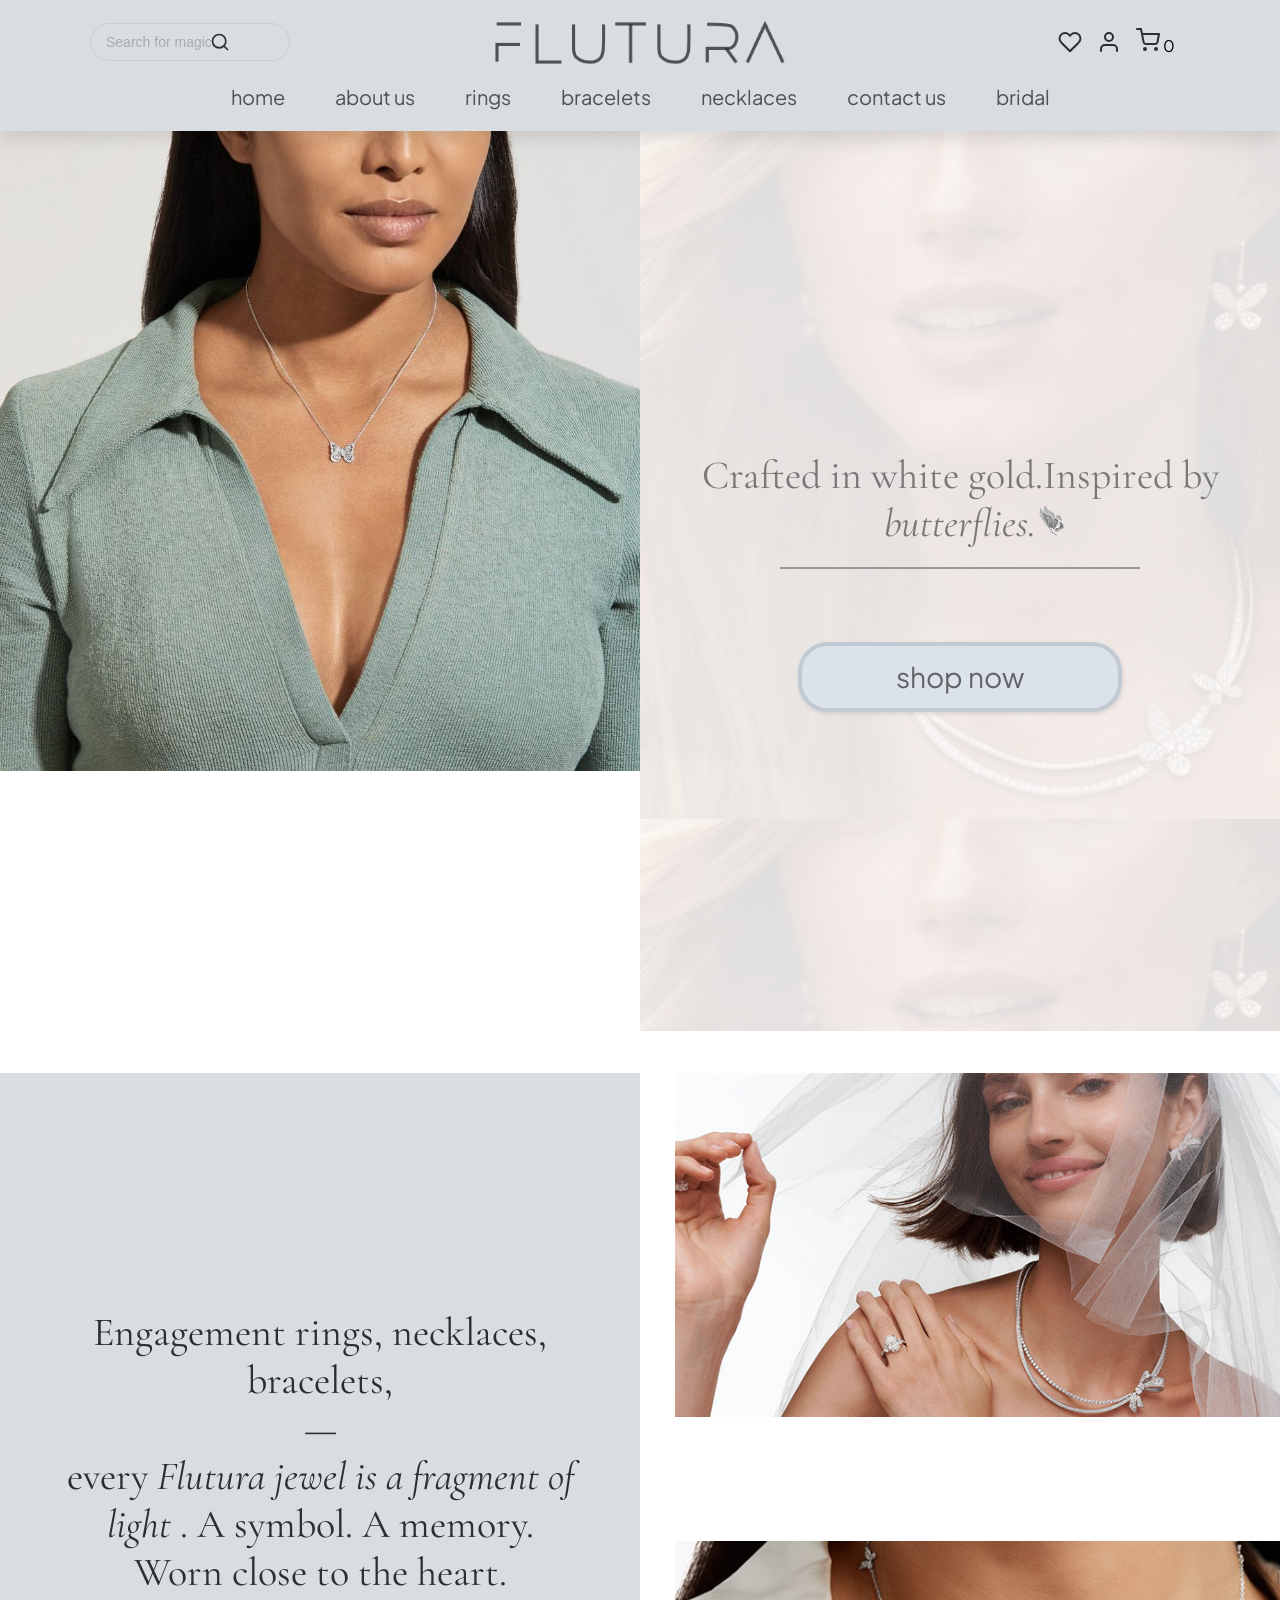
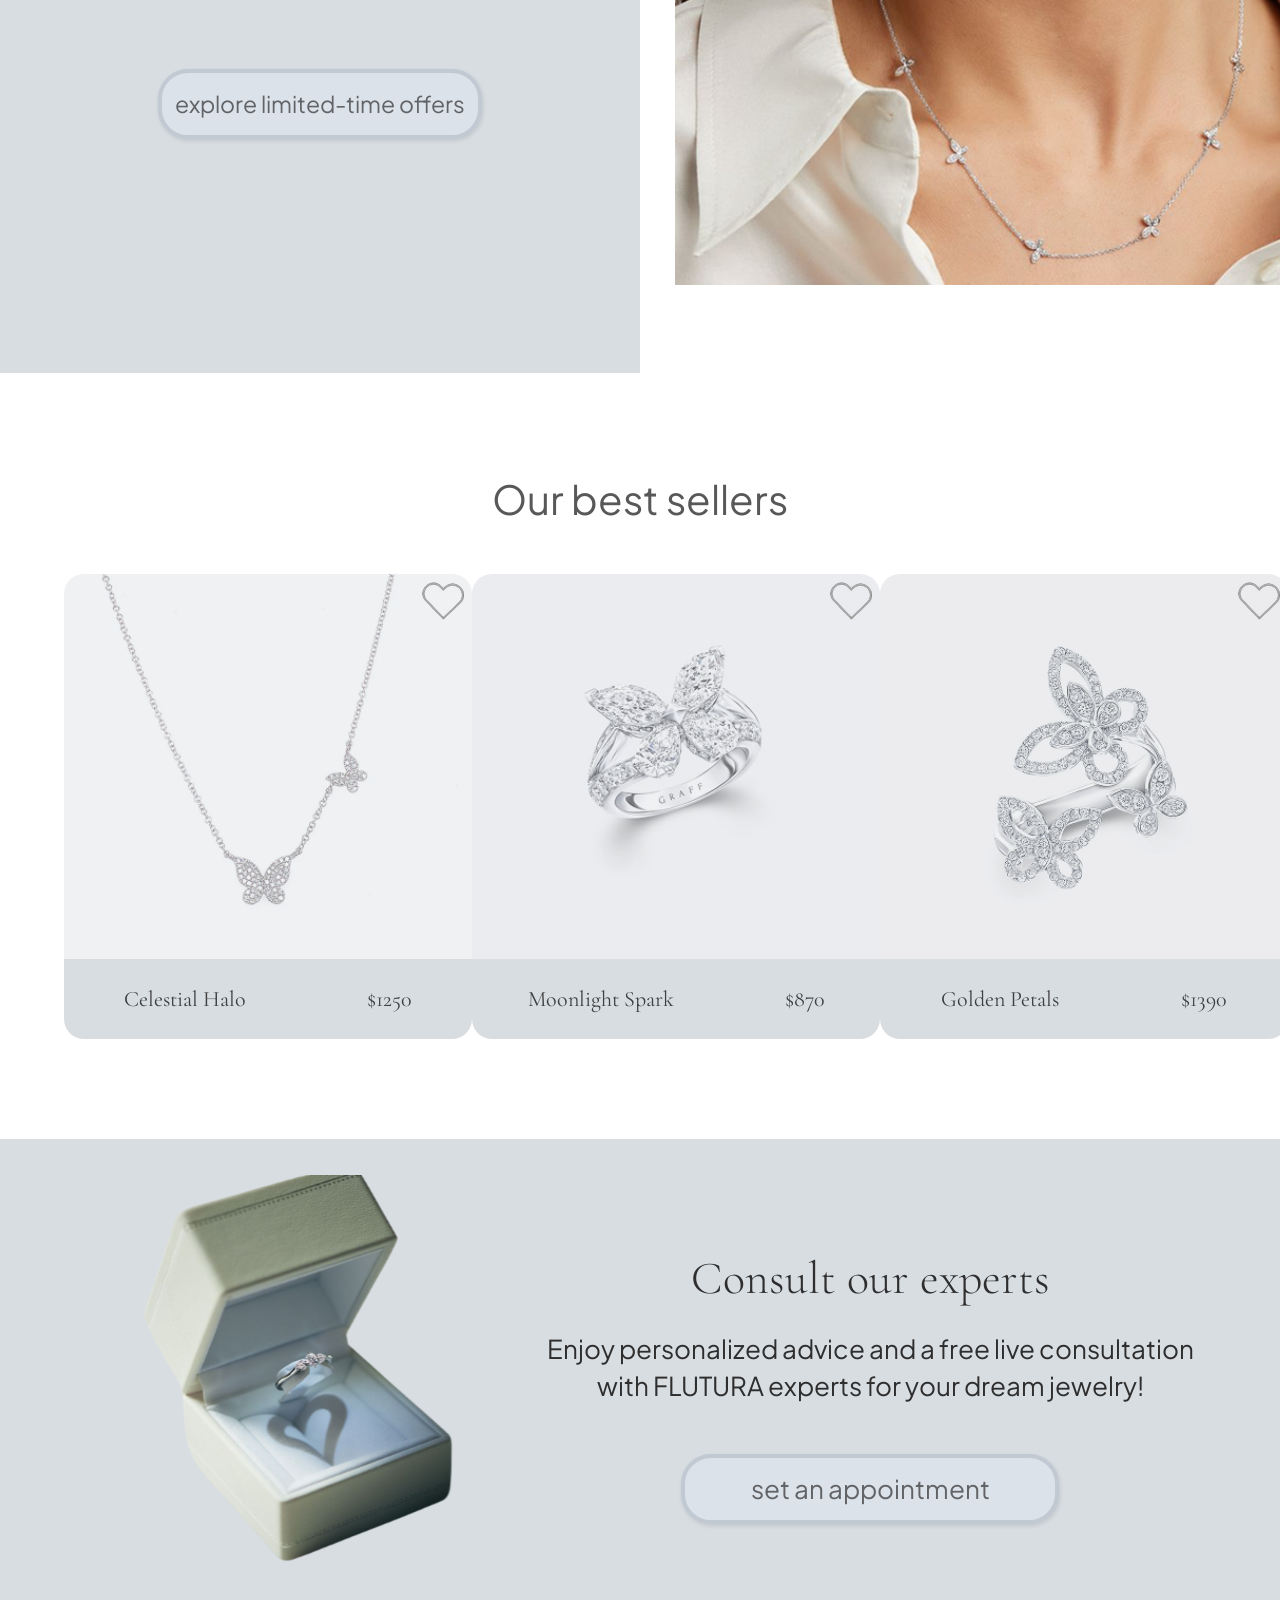
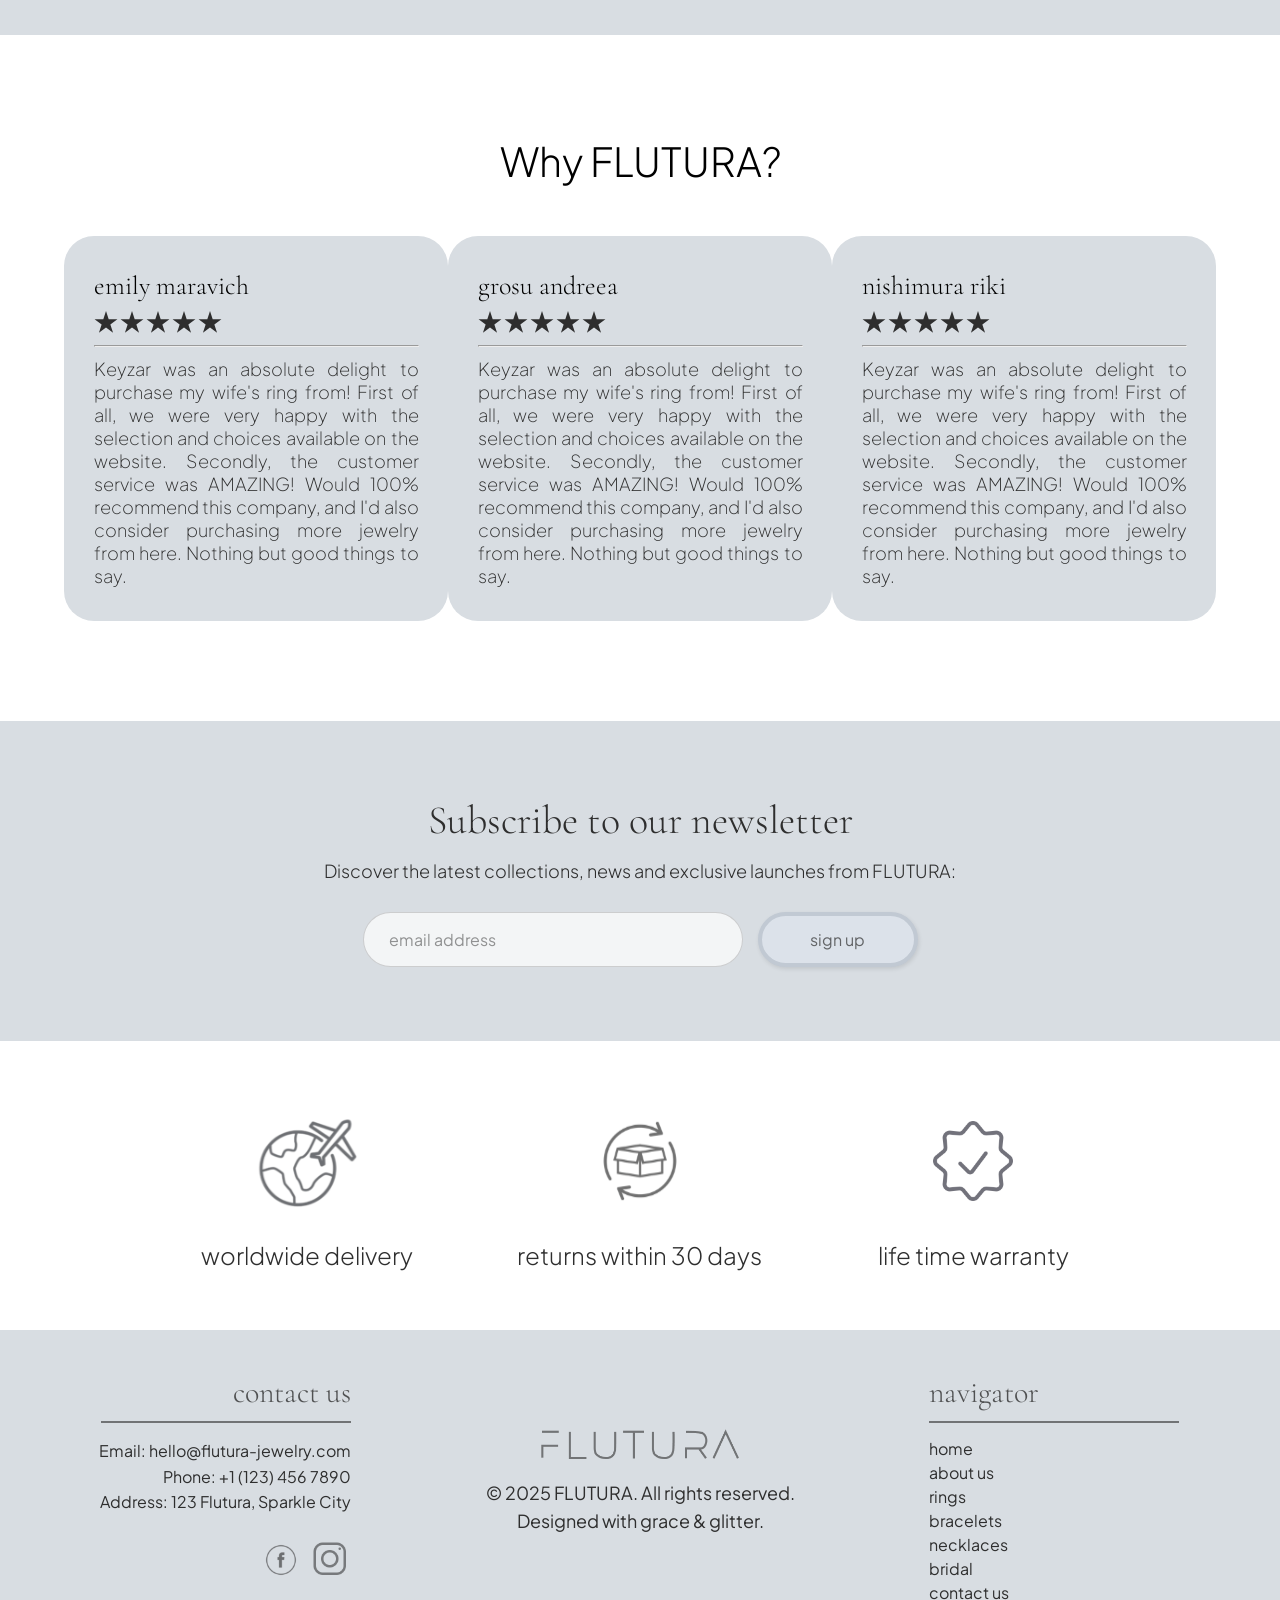
<file: index.html>
<!DOCTYPE html>
<html lang="en">

<head>
  <meta charset="UTF-8">
  <meta name="viewport" content="width=device-width, initial-scale=1">
  <title>Home</title>
  <link rel="stylesheet" href="home.css">
  <link rel="preconnect" href="https://fonts.googleapis.com">
  <link rel="preconnect" href="https://fonts.gstatic.com" crossorigin>
  <link
    href="https://fonts.googleapis.com/css2?family=Danfo&family=Inconsolata:wght@200..900&family=Inter:ital,opsz,wght@0,14..32,100..900;1,14..32,100..900&family=Karla:ital,wght@0,200..800;1,200..800&family=Kodchasan:ital,wght@0,200;0,300;0,400;0,500;0,600;0,700;1,200;1,300;1,400;1,500;1,600;1,700&family=Libre+Franklin:ital,wght@0,100..900;1,100..900&family=Nunito:ital,wght@0,200..1000;1,200..1000&family=Plus+Jakarta+Sans:ital,wght@0,200..800;1,200..800&family=Roboto:ital,wght@0,100;0,300;0,400;0,500;0,700;0,900;1,100;1,300;1,400;1,500;1,700;1,900&family=Source+Code+Pro:ital,wght@0,200..900;1,200..900&family=Source+Sans+3:ital,wght@0,200..900;1,200..900&display=swap"
    rel="stylesheet">
  <link rel="preconnect" href="https://fonts.googleapis.com">
  <link rel="preconnect" href="https://fonts.gstatic.com" crossorigin>
  <link
    href="https://fonts.googleapis.com/css2?family=Cormorant+Garamond:ital,wght@0,300..700;1,300..700&family=Danfo&family=Inconsolata:wght@200..900&family=Inter:ital,opsz,wght@0,14..32,100..900;1,14..32,100..900&family=Karla:ital,wght@0,200..800;1,200..800&family=Kodchasan:ital,wght@0,200;0,300;0,400;0,500;0,600;0,700;1,200;1,300;1,400;1,500;1,600;1,700&family=Libre+Franklin:ital,wght@0,100..900;1,100..900&family=Nunito:ital,wght@0,200..1000;1,200..1000&family=Plus+Jakarta+Sans:ital,wght@0,200..800;1,200..800&family=Roboto:ital,wght@0,100;0,300;0,400;0,500;0,700;0,900;1,100;1,300;1,400;1,500;1,700;1,900&family=Source+Code+Pro:ital,wght@0,200..900;1,200..900&family=Source+Sans+3:ital,wght@0,200..900;1,200..900&display=swap"
    rel="stylesheet">

    <script type="module">
    import header from "../header.js";
    document.getElementById("header-container").innerHTML = header();

    document.getElementById("wish-list-btn").addEventListener("click", () =>{
  window.open("wishlist.html");
});
  </script>

</head>

<body>
    <span id="header-container"></span>


   <div class="main-container">


    <section class="main-section">
      <div class="left">
        <img src="images/home page main photo 1.svg" alt="a woman with a necklace">
      </div>
      <div class="right">
        <div class="right-text">
          <p>Crafted in white gold.Inspired by <br><i>butterflies. </i>
            <img src="images/butterfly icon.png" alt="butterfly icon">
          </p>
          <hr>
          <button class="blue-btn" style="font-size: 28px;" onclick="window.location.href='404.html'">shop now</button>
        </div>
      </div>
    </section>
  </div>

  <section class="section-2">
    <div class="left-rectangle">
      <div class="section2-text">
        <p>Engagement rings, necklaces, <br> bracelets, <br>
          — <br> every <i>Flutura jewel is a fragment of <br> light </i> . A symbol. A memory. <br> Worn close to the
          heart.</p>
        <button class="blue-btn" onclick="window.location.href='404.html'">explore limited-time offers</button>
      </div>
    </div>
    <div class="right-pictures">
      <div class="imag"></div>
      <div class="imag"></div>
    </div>
  </section>

  <section class="section-3">
  
    <div class="section3-text">
      <p class="best-sellers">Our best sellers</p>
    </div>
    <div class="all-items">
      <div class="item1">
        <div class="item-picture">
          <div><img src="images/icon_heart.png" alt="Add to wishlist" class="img-heart" data-favorited="false"></div>
        </div>
        <div class="culoare">
          <p class="item-name">Double Butterfly Necklace</p>
          <p class="price">$675</p>
        </div>
      </div>

      <div class="item1">
        <div class="item-picture">
          <div><img src="images/icon_heart.png" alt="Add to wishlist" class="img-heart" data-favorited="false"></div>
        </div>
        <div class="culoare">
          <p class="item-name">Double Butterfly Necklace</p>
          <p class="price">$675</p>
        </div>
      </div>

      <div class="item1">
        <div class="item-picture">
          <div><img src="images/icon_heart.png" alt="Add to wishlist" class="img-heart" data-favorited="false"></div>
        </div>
        <div class="culoare">
          <p class="item-name">Double Butterfly Necklace</p>
          <p class="price">$675</p>
        </div>
      </div>
    </div>
  </section>

  <section class="section-4">
    <div class="background">
      <div class="align">
        <div class="section4-left">
          <img src="images/gift.svg" alt="Jewelry gift box">
        </div>
        <div class="section4-right">
          <p id="experts">Consult our experts</p>
          <p id="consultation">Enjoy personalized advice and a free live consultation<br>with FLUTURA experts for your
            dream jewelry!</p>
          <button class="blue-btn"onclick="window.location.href='404.html'" >set an appointment</button>
        </div>
      </div>
    </div>
  </section>

  <section class="section-5">
    <div class="contains">
      <div class="seciot5-text">
        <p>Why FLUTURA?</p>
      </div>
      <div class="all-msg">
        <div class="msg-1">
          <div class="all-text">
            <div class="txt-1">
              <p style="font-family: Cormorant Garamond; font-weight: 300; font-size: 26px;">emily maravich</p>
              <img src="images/stars.svg" alt="">
              <hr>
            </div>
            <p class="the-text">Keyzar was an absolute delight to purchase my wife's ring from! First of all, we were
              very happy with the selection and choices available on the website. Secondly, the customer service was
              AMAZING! Would 100% recommend this company, and I'd also consider purchasing more jewelry from here.
              Nothing but good things to say.</p>
          </div>
        </div>

        <div class="msg-1">
          <div class="all-text">
            <div class="txt-1">
              <p style="font-family: Cormorant Garamond; font-weight: 300; font-size: 26px;">grosu andreea</p>
              <img src="images/stars.svg" alt="">
              <hr>
            </div>
            <p class="the-text">Keyzar was an absolute delight to purchase my wife's ring from! First of all, we were
              very happy with the selection and choices available on the website. Secondly, the customer service was
              AMAZING! Would 100% recommend this company, and I'd also consider purchasing more jewelry from here.
              Nothing but good things to say.</p>
          </div>
        </div>

        <div class="msg-1">
          <div class="all-text">
            <div class="txt-1">
              <p style="font-family: Cormorant Garamond; font-weight: 300; font-size: 26px;">nishimura riki</p>
              <img src="images/stars.svg" alt="">
              <hr>
            </div>
            <p class="the-text">Keyzar was an absolute delight to purchase my wife's ring from! First of all, we were
              very happy with the selection and choices available on the website. Secondly, the customer service was
              AMAZING! Would 100% recommend this company, and I'd also consider purchasing more jewelry from here.
              Nothing but good things to say.</p>
          </div>
        </div>
      </div>
    </div>
  </section>

  <section class="section-6">
    <div class="back-6">
      <div class="wrapper-6">
        <div class="text-6">
          <h2>Subscribe to our newsletter</h2>
          <p>Discover the latest collections, news and exclusive launches from FLUTURA:</p>
          <div class="for-form">
            <form action="">
              <input type="email" placeholder="email address" required>
              <button type="submit">sign up</button>
            </form>
          </div>
        </div>
      </div>
    </div>
  </section>

  <section class="section-7">
    <div class="benefits-background">
     
      <div class="all-images">
        <div class="f1">
          <div class="icon-container">
            <img src="images/worldwide.svg" alt="Worldwide delivery icon">
          </div>
          <p>worldwide delivery</p>
        </div>

        <div class="f1">
          <div class="icon-container">
            <img src="images/return box.svg" alt="Returns icon" style="width: 210px; height: 200px;">
          </div>
          <p>returns within 30 days</p>
        </div>

        <div class="f1">
          <div class="icon-container">
            <img src="images/warranty.svg" alt="Warranty icon" style="width: 80px; height: auto  ;">
          </div>
          <p>life time warranty</p>
        </div>
      </div>
    </div>
  </section>

  <footer>
    <div class="footer-back">
      <div class="div-mare">
        <div class="f-left">
          <h5>contact us</h5>
          <hr>
          <p>Email: hello@flutura-jewelry.com<br>
            Phone: +1 (123) 456 7890<br>
            Address: 123 Flutura, Sparkle City</p>
          <div class="social-icons">
            <img src="images/face.svg" alt="Facebook">
            <img src="images/ig.svg" alt="Instagram">
          </div>
        </div>

        <div class="f-center">
          <img src="images/grey.png" alt="FLUTURA Logo" class="footer-logo">
          <p>© 2025 FLUTURA. All rights reserved.<br>
            Designed with grace & glitter.</p>
        </div>

        <div class="f-right">
          <h5>navigator</h5>
          <hr>
          <nav class="small-menu">
            <ul>
              <li><a href="#">home</a></li>
              <li><a href="#">about us</a></li>
              <li><a href="#">rings</a></li>
              <li><a href="#">bracelets</a></li>
              <li><a href="#">necklaces</a></li>
              <li><a href="#">bridal</a></li>
              <li><a href="#">contact us</a></li>
            </ul>
          </nav>
        </div>
      </div>
    </div>
  </footer>
  <script src="home.js">
  </script>
</body>

</html>
</file>
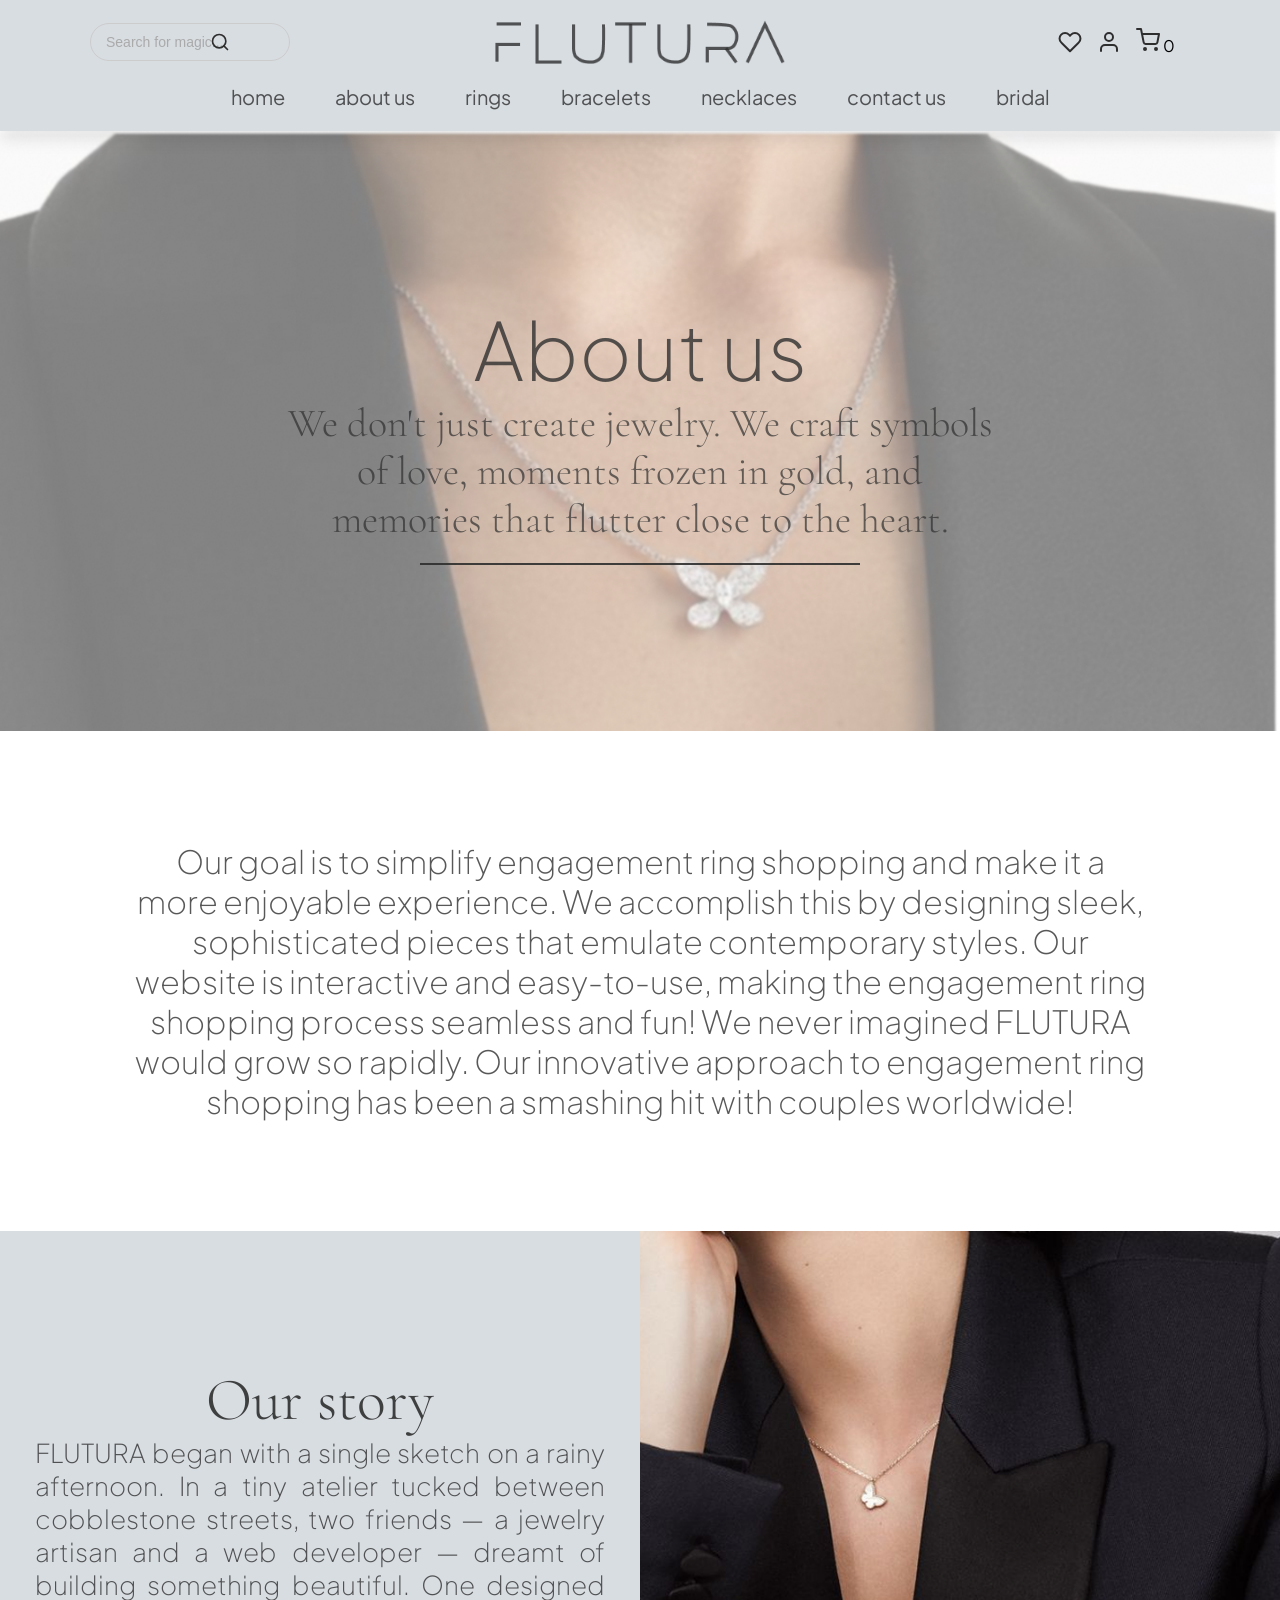
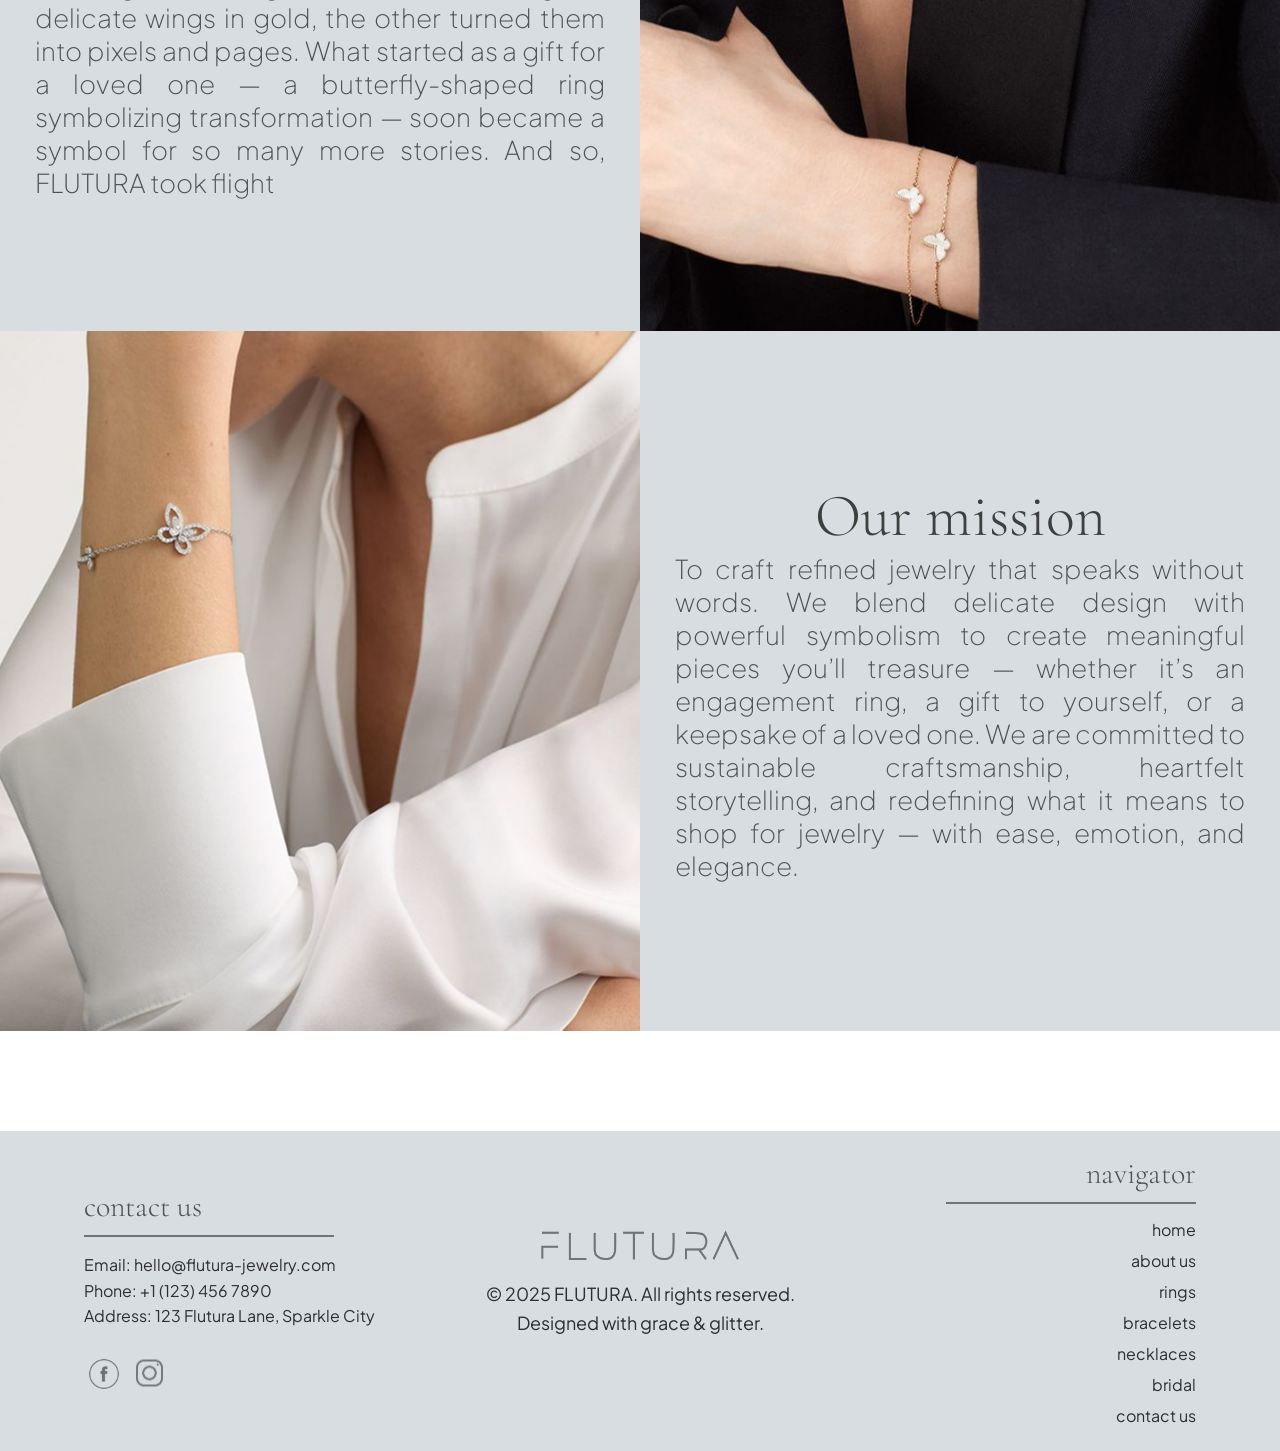
<file: aboutus.html>
<!DOCTYPE html>
<html lang="en">

<head>
  <meta charset="UTF-8">
  <meta name="viewport" content="width=device-width, initial-scale=1.0">
  <title>About us</title>
  <link rel="stylesheet" href="aboutus.css">
  <link
    href="https://fonts.googleapis.com/css2?family=Danfo&family=Inconsolata:wght@200..900&family=Inter:ital,opsz,wght@0,14..32,100..900;1,14..32,100..900&family=Karla:ital,wght@0,200..800;1,200..800&family=Kodchasan:ital,wght@0,200;0,300;0,400;0,500;0,600;0,700;1,200;1,300;1,400;1,500;1,600;1,700&family=Libre+Franklin:ital,wght@0,100..900;1,100..900&family=Nunito:ital,wght@0,200..1000;1,200..1000&family=Plus+Jakarta+Sans:ital,wght@0,200..800;1,200..800&family=Roboto:ital,wght@0,100;0,300;0,400;0,500;0,700;0,900;1,100;1,300;1,400;1,500;1,700;1,900&family=Source+Code+Pro:ital,wght@0,200..900;1,200..900&family=Source+Sans+3:ital,wght@0,200..900;1,200..900&display=swap"
    rel="stylesheet">
  <link rel="preconnect" href="https://fonts.googleapis.com">
  <link rel="preconnect" href="https://fonts.gstatic.com" crossorigin>
  <link
    href="https://fonts.googleapis.com/css2?family=Cormorant+Garamond:ital,wght@0,300..700;1,300..700&family=Danfo&family=Inconsolata:wght@200..900&family=Inter:ital,opsz,wght@0,14..32,100..900;1,14..32,100..900&family=Karla:ital,wght@0,200..800;1,200..800&family=Kodchasan:ital,wght@0,200;0,300;0,400;0,500;0,600;0,700;1,200;1,300;1,400;1,500;1,600;1,700&family=Libre+Franklin:ital,wght@0,100..900;1,100..900&family=Nunito:ital,wght@0,200..1000;1,200..1000&family=Plus+Jakarta+Sans:ital,wght@0,200..800;1,200..800&family=Roboto:ital,wght@0,100;0,300;0,400;0,500;0,700;0,900;1,100;1,300;1,400;1,500;1,700;1,900&family=Source+Code+Pro:ital,wght@0,200..900;1,200..900&family=Source+Sans+3:ital,wght@0,200..900;1,200..900&display=swap"
    rel="stylesheet">

      <script type="module">
    import header from "../header.js";
    document.getElementById("header-container").innerHTML = header();

    document.getElementById("wish-list-btn").addEventListener("click", () =>{
  window.open("wishlist.html");
});
  </script>

</head>

<body>
  <div class="main-container">
            <span id="header-container"></span>

  <section>
    <div class="main-img">
      <div class="s1-container">
        <div class="s1-text">
          <div class="hp">
            <h3>About us</h3>
            <p>We don't just create jewelry. We craft symbols <br> of love, moments frozen in gold, and <br> memories
              that flutter close to the heart.</p>
          </div>
          <hr>
        </div>
      </div>
    </div>
  </section>

  <section class="s2">
    <div class="s2-text">
      <p>
        Our goal is to simplify engagement ring shopping and make it a <br> more enjoyable experience. We accomplish
        this by designing sleek, <br> sophisticated pieces that emulate contemporary styles. Our <br> website is
        interactive and easy-to-use, making the engagement ring <br> shopping process seamless and fun! We never
        imagined FLUTURA <br> would grow so rapidly. Our innovative approach to engagement ring <br>shopping has been a
        smashing hit with couples worldwide!
      </p>
    </div>
  </section>


  <section class="s3">
    <div class="wrapper3">
      <div class="s3-left">
        <div>
          <h3>Our story</h3>
          <p>FLUTURA began with a single sketch on a rainy afternoon. In a tiny atelier tucked between cobblestone
            streets, two friends — a jewelry artisan and a web developer — dreamt of building something beautiful. One
            designed delicate wings in gold, the other turned them into pixels and pages.
            What started as a gift for a loved one — a butterfly-shaped ring symbolizing transformation — soon became a
            symbol for so many more stories.
            And so, FLUTURA took flight</p>
        </div>
      </div>
      <div class="s3-right">
      </div>
    </div>
  </section>

  <section class="s4">
    <div class="wrapper4">
      <div class="s4-left">
      </div>
      <div class="s4-right">
        <h3>Our mission</h3>
        <p>To craft refined jewelry that speaks without words. We blend delicate design with powerful symbolism to
          create meaningful pieces you’ll treasure — whether it’s an engagement ring, a gift to yourself, or a keepsake
          of a loved one.
          We are committed to sustainable craftsmanship, heartfelt storytelling, and redefining what it means to shop
          for jewelry — with ease, emotion, and elegance.</p>
      </div>
    </div>
  </section>

 
 
  <footer>
  <div class="footer-back">
    <div class="div-mare">
      <div class="f-left">
        <h5>contact us</h5>
        <hr>
        <p>Email: hello@flutura-jewelry.com<br>
           Phone: +1 (123) 456 7890<br>
           Address: 123 Flutura Lane, Sparkle City</p>
        <div class="social-icons">
          <img src="images/face.svg" alt="Facebook">
          <img src="images/ig.svg" alt="Instagram" style="width: 33px; height: auto;">
        </div>
      </div>

      <div class="f-center">
        <img src="images/grey.png" alt="FLUTURA Logo" class="footer-logo">
        <p>© 2025 FLUTURA. All rights reserved.<br>
           Designed with grace & glitter.</p>
      </div>

      <div class="f-right">
        <h5>navigator</h5>
        <hr>
        <nav class="small-menu">
          <ul>
            <li><a href="#">home</a></li>
            <li><a href="#">about us</a></li>
            <li><a href="#">rings</a></li>
            <li><a href="#">bracelets</a></li>
            <li><a href="#">necklaces</a></li>
            <li><a href="#">bridal</a></li>
            <li><a href="#">contact us</a></li>
          </ul>
        </nav>
      </div>
    </div>
  </div>
</footer>

<script>
function toggleMobileMenu() {
  const navMenu = document.getElementById('navMenu');
  const toggle = document.querySelector('.mobile-menu-toggle');
  
  navMenu.classList.toggle('active');
  toggle.classList.toggle('active');
}

function toggleSearch() {
  if (window.innerWidth <= 768) {
    const searchBar = document.querySelector('.search-bar');
    searchBar.classList.toggle('active');
  }
}

document.querySelectorAll('.nav-menu a').forEach(link => {
  link.addEventListener('click', () => {
    const navMenu = document.getElementById('navMenu');
    const toggle = document.querySelector('.mobile-menu-toggle');
    navMenu.classList.remove('active');
    toggle.classList.remove('active');
  });
});
</script>
</body>

</html>
</file>
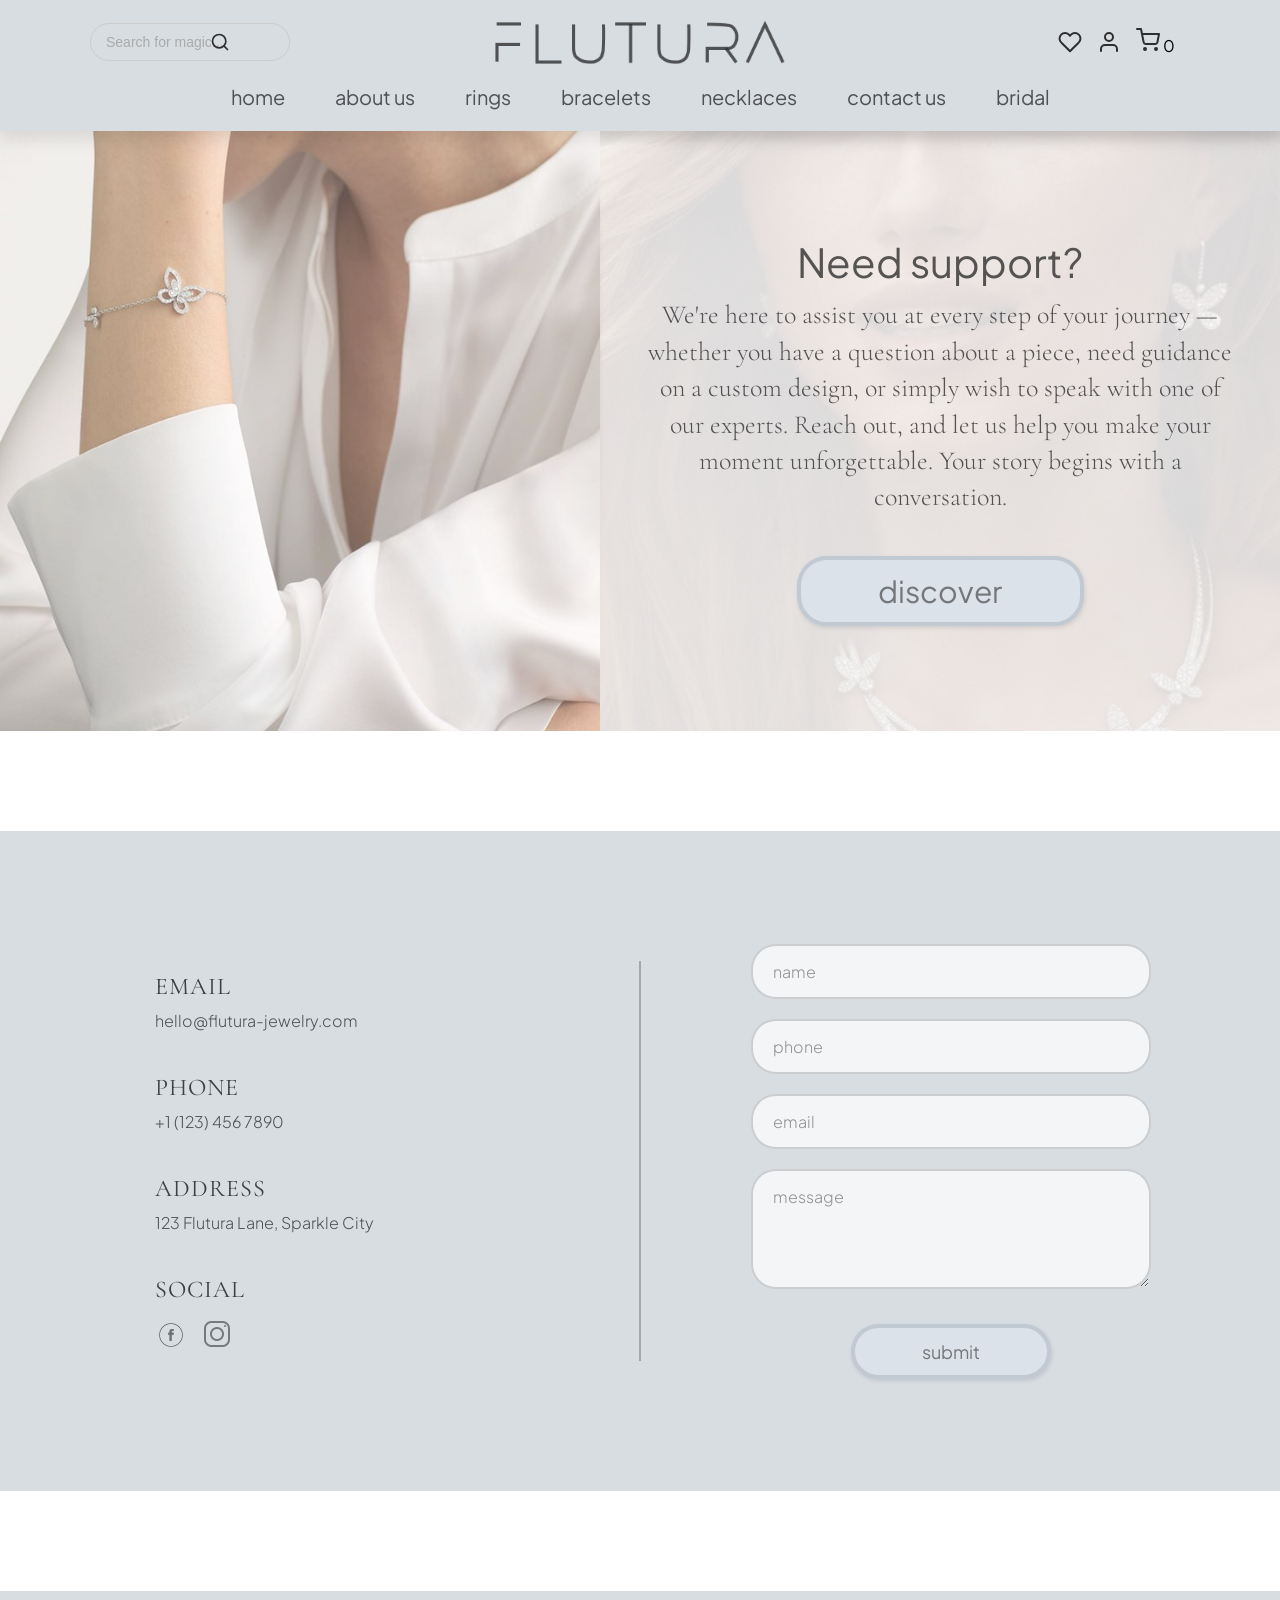
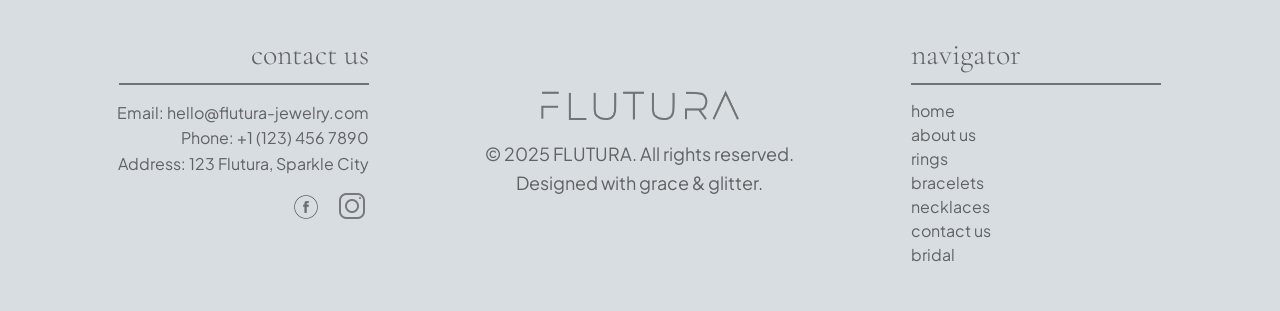
<file: contactus.html>
<!DOCTYPE html>
<html lang="en">

<head>
    <meta charset="UTF-8">
    <meta name="viewport" content="width=device-width, initial-scale=1">
    <title>Contact us</title>
    <link rel="preconnect" href="https://fonts.googleapis.com">
    <link rel="preconnect" href="https://fonts.gstatic.com" crossorigin>
    <link
        href="https://fonts.googleapis.com/css2?family=Cormorant+Garamond:ital,wght@0,300..700;1,300..700&family=Plus+Jakarta+Sans:ital,wght@0,200..800;1,200..800&display=swap"
        rel="stylesheet">
    <link rel="stylesheet" href="contactus.css">

      <script type="module">
    import header from "../header.js";
    document.getElementById("header-container").innerHTML = header();

    document.getElementById("wish-list-btn").addEventListener("click", () =>{
  window.open("wishlist.html");
});
  </script>


</head>

<body>
    <div class="main-container">
            <span id="header-container"></span>


        <section class="s1">
            <div class="both-1">
                <div class="s1-left"></div>
                <div class="s1-right">
                    <div>
                        <h4>Need support?</h4>
                        <p>We're here to assist you at every step of your journey — whether you have a question about a
                            piece, need guidance on a custom design, or simply wish to speak with one of our experts.
                            Reach out, and let us help you make your moment unforgettable. Your story begins with a
                            conversation.</p>
                    </div>
                    <button class="blue-btn" onclick="window.location.href='404.html'">discover</button>
                </div>
            </div>
        </section>

        <section class="s2">
            <div class="s2-back">
                <div class="s2-all">
                    <div class="s2-left">
                        <div class="contact-info">
                            <div class="fiecare">
                                <h5>EMAIL</h5>
                                <p>hello@flutura-jewelry.com</p>
                            </div>

                            <div class="fiecare">
                                <h5>PHONE</h5>
                                <p>+1 (123) 456 7890</p>
                            </div>

                            <div class="fiecare">
                                <h5>ADDRESS</h5>
                                <p>123 Flutura Lane, Sparkle City</p>
                            </div>

                            <div class="fiecare social-section">
                                <h5>SOCIAL</h5>
                                <div class="social-icons">
                                    <img src="images/face.svg" alt="Facebook">
                                    <img src="images/ig.svg" alt="Instagram">
                                </div>
                            </div>
                        </div>
                    </div>

                    <div class="divider-line"></div>

                    <div class="s2-right">
                        <div class="form-container">
                            <form action="">
                                <input type="text" name="name" placeholder="name" required>
                                <input type="tel" name="phone" placeholder="phone" required>
                                <input type="email" name="email" placeholder="email" required>
                                <textarea name="message" placeholder="message" required></textarea>
                            </form>
                            <button type="submit" class="blue-btn">submit</button>
                        </div>
                    </div>
                </div>
            </div>
        </section>

        <footer>
            <div class="footer-back">
                <div class="div-mare">
                    <div class="f-left">
                        <h5>contact us</h5>
                        <hr>
                        <p>Email: hello@flutura-jewelry.com<br>
                            Phone: +1 (123) 456 7890<br>
                            Address: 123 Flutura, Sparkle City</p>
                        <div class="social-icons">
                            <img src="images/face.svg" alt="Facebook">
                            <img src="images/ig.svg" alt="Instagram">
                        </div>
                    </div>

                    <div class="f-center">
                        <img src="images/grey.png" alt="FLUTURA Logo" class="footer-logo">
                        <p>© 2025 FLUTURA. All rights reserved.<br>
                            Designed with grace & glitter.</p>
                    </div>

                    <div class="f-right">
                        <h5>navigator</h5>
                        <hr>
                        <nav class="small-menu">
                            <ul>
                                <li><a href="home.html">home</a></li>
                                <li><a href="aboutus.html">about us</a></li>
                                <li><a href="rings.css">rings</a></li>
                                <li><a href="404.html">bracelets</a></li>
                                <li><a href="404.html">necklaces</a></li>
                                <li><a href="contactus.html">contact us</a></li>
                                <li><a href="engagement.html">bridal</a></li>
                            </ul>
                        </nav>
                    </div>
                </div>
            </div>
        </footer>


        <script>
            document.addEventListener("DOMContentLoaded", () => {
                const mobileMenuToggle = document.querySelector(".mobile-menu-toggle");
                const navMenu = document.querySelector(".nav-menu");

                if (mobileMenuToggle && navMenu) {
                    mobileMenuToggle.addEventListener("click", function () {
                        this.classList.toggle("active");
                        navMenu.classList.toggle("active");
                    });

                    const navLinks = document.querySelectorAll(".nav-menu a");
                    navLinks.forEach((link) => {
                        link.addEventListener("click", () => {
                            mobileMenuToggle.classList.remove("active");
                            navMenu.classList.remove("active");
                        });
                    });

                    document.addEventListener("click", (event) => {
                        if (!mobileMenuToggle.contains(event.target) && !navMenu.contains(event.target)) {
                            mobileMenuToggle.classList.remove("active");
                            navMenu.classList.remove("active");
                        }
                    });
                }
            });
        </script>
</body>

</html>
</file>
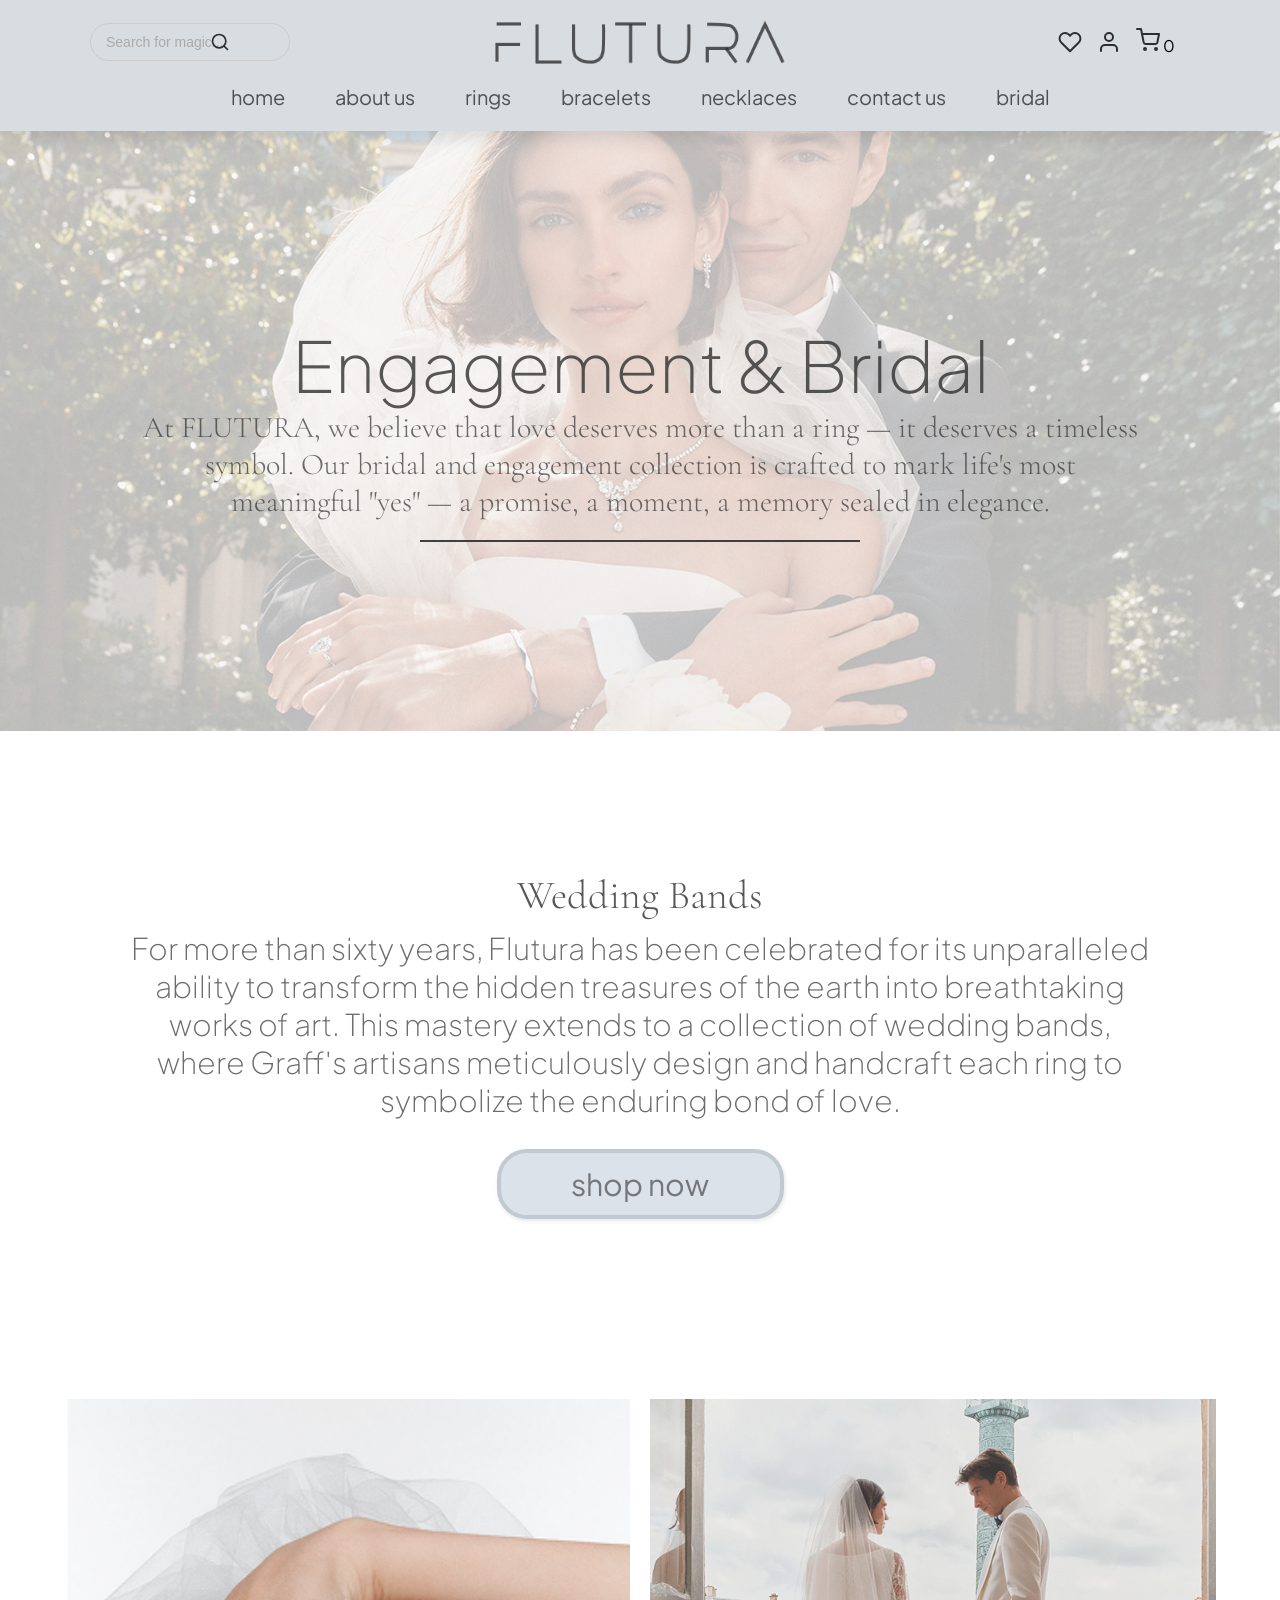
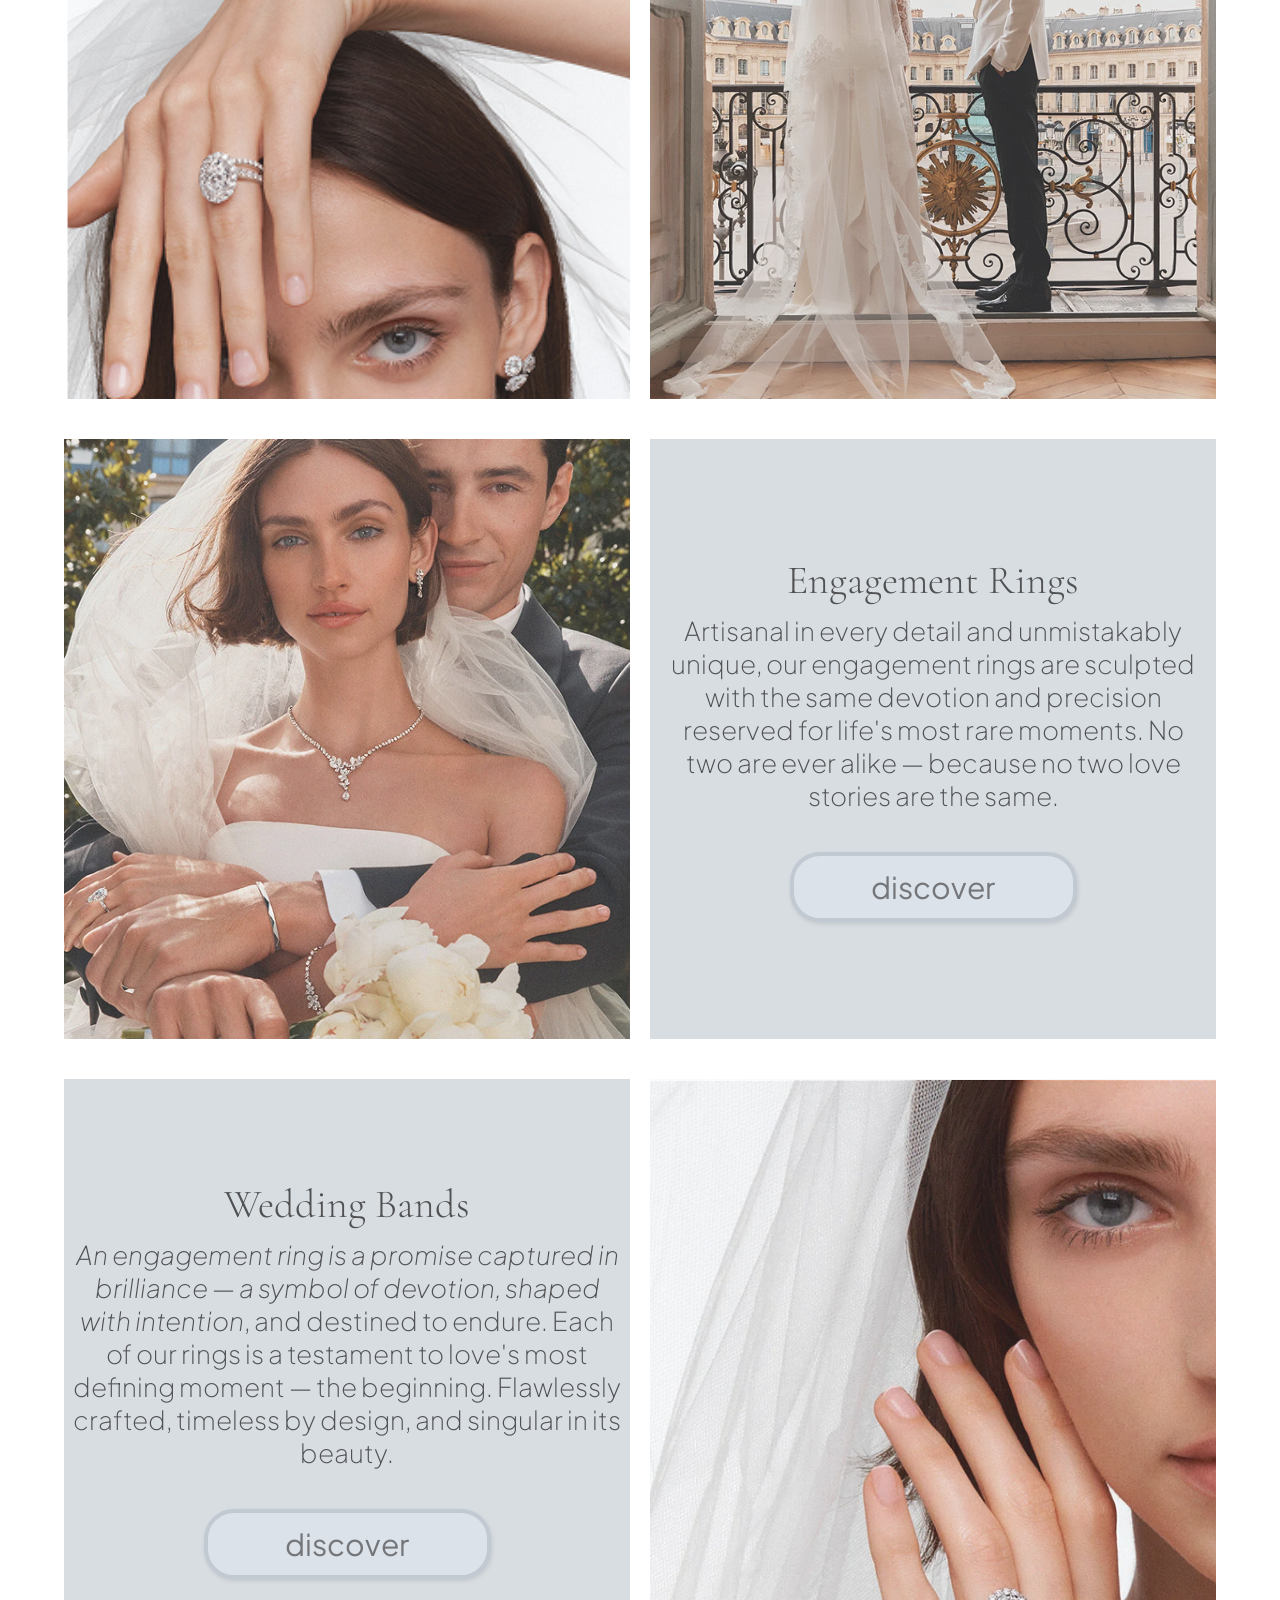
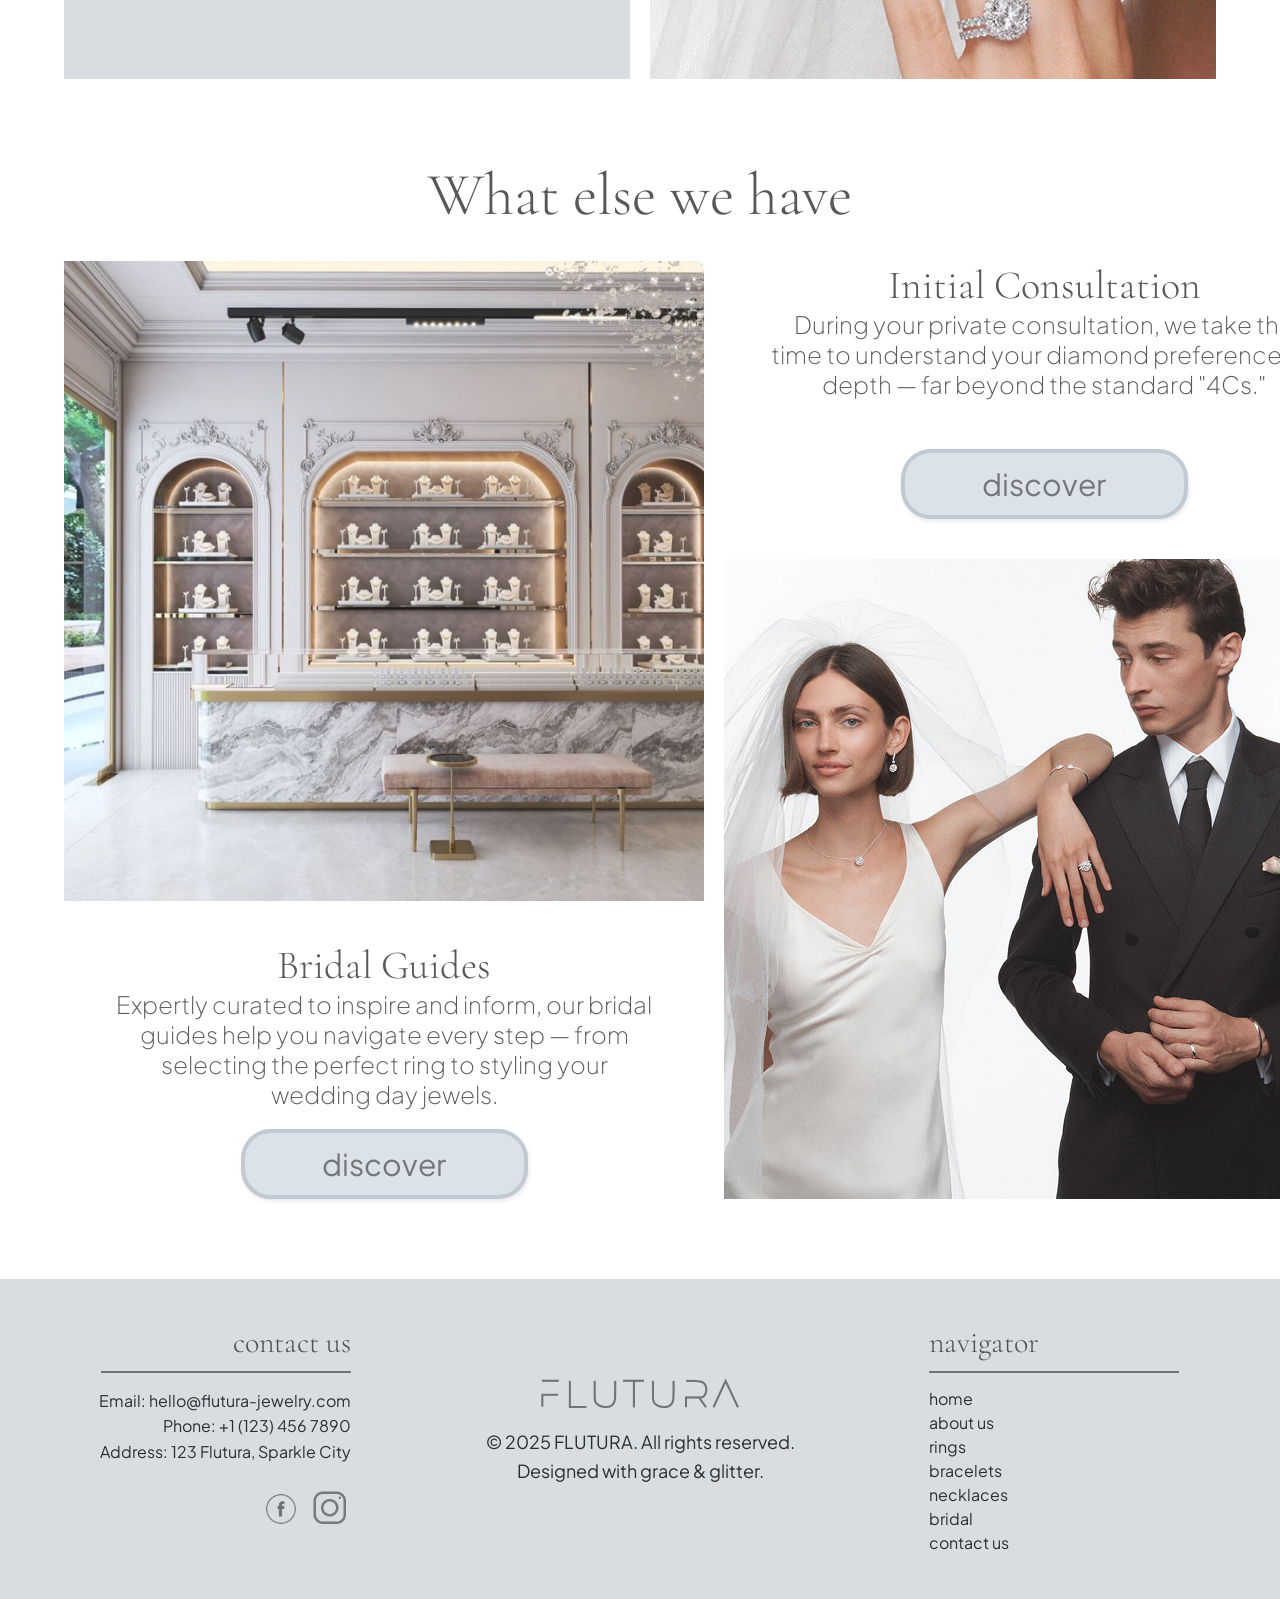
<file: engagement.html>
<!DOCTYPE html>
<html lang="en">

<head>
  <meta charset="UTF-8">
  <meta name="viewport" content="width=device-width, initial-scale=1.0">
  <title>Engagement & Bridal</title>
  <link rel="stylesheet" href="engagement.css">
  <link rel="preconnect" href="https://fonts.googleapis.com">
  <link rel="preconnect" href="https://fonts.gstatic.com" crossorigin>
  <link
    href="https://fonts.googleapis.com/css2?family=Danfo&family=Inconsolata:wght@200..900&family=Inter:ital,opsz,wght@0,14..32,100..900;1,14..32,100..900&family=Karla:ital,wght@0,200..800;1,200..800&family=Kodchasan:ital,wght@0,200;0,300;0,400;0,500;0,600;0,700;1,200;1,300;1,400;1,500;1,600;1,700&family=Libre+Franklin:ital,wght@0,100..900;1,100..900&family=Nunito:ital,wght@0,200..1000;1,200..1000&family=Plus+Jakarta+Sans:ital,wght@0,200..800;1,200..800&family=Roboto:ital,wght@0,100;0,300;0,400;0,500;0,700;0,900;1,100;1,300;1,400;1,500;1,700;1,900&family=Source+Code+Pro:ital,wght@0,200..900;1,200..900&family=Source+Sans+3:ital,wght@0,200..900;1,200..900&display=swap"
    rel="stylesheet">
  <link rel="preconnect" href="https://fonts.googleapis.com">
  <link rel="preconnect" href="https://fonts.gstatic.com" crossorigin>
  <link
    href="https://fonts.googleapis.com/css2?family=Cormorant+Garamond:ital,wght@0,300..700;1,300..700&family=Danfo&family=Inconsolata:wght@200..900&family=Inter:ital,opsz,wght@0,14..32,100..900;1,14..32,100..900&family=Karla:ital,wght@0,200..800;1,200..800&family=Kodchasan:ital,wght@0,200;0,300;0,400;0,500;0,600;0,700;1,200;1,300;1,400;1,500;1,600;1,700&family=Libre+Franklin:ital,wght@0,100..900;1,100..900&family=Nunito:ital,wght@0,200..1000;1,200..1000&family=Plus+Jakarta+Sans:ital,wght@0,200..800;1,200..800&family=Roboto:ital,wght@0,100;0,300;0,400;0,500;0,700;0,900;1,100;1,300;1,400;1,500;1,700;1,900&family=Source+Code+Pro:ital,wght@0,200..900;1,200..900&family=Source+Sans+3:ital,wght@0,200..900;1,200..900&display=swap"
    rel="stylesheet">

  <script type="module">
    import header from "../header.js";
    document.getElementById("header-container").innerHTML = header();
  </script>


</head>

<body>
    <span id="header-container"></span>

  <div class="main-container">
    

    <section>
      <div class="main-img">
        <div class="s1-container">
          <div class="s1-text">
            <div class="hp">
              <h3>Engagement & Bridal</h3>
              <p>At FLUTURA, we believe that love deserves more than a ring — it deserves a timeless symbol. Our bridal
                and engagement collection is crafted to mark life's most meaningful "yes" — a promise, a moment, a
                memory sealed in elegance.</p>
            </div>
            <hr>
          </div>
        </div>
      </div>
    </section>

    <section class="s2">
      <div class="big">
        <div class="special">
          <h3>Wedding Bands</h3>
          <p>For more than sixty years, Flutura has been celebrated for its unparalleled ability to transform the hidden
            treasures of the earth into breathtaking works of art. This mastery extends to a collection of wedding
            bands, where Graff's artisans meticulously design and handcraft each ring to symbolize the enduring bond of
            love.</p>
        </div>
        <button class="blue-btn" onclick="window.location.href='404.html'">shop now</button>
      </div>
    </section>

    <section class="s3">
      <div class="mare-3">
        <div class="first"></div>
        <div class="second"></div>
      </div>
    </section>

    <section class="s4">
      <div class="both-4">
        <div class="s4-left"></div>
        <div class="s4-right">
          <div>
            <h4>Engagement Rings</h4>
            <p>Artisanal in every detail and unmistakably unique, our engagement rings are sculpted with the same
              devotion and precision reserved for life's most rare moments. No two are ever alike — because no two love
              stories are the same.</p>
          </div>
          <button class="blue-btn" onclick="window.location.href='404.html'">discover</button>
        </div>
      </div>
    </section>

    <section class="s5">
      <div class="both-5">
        <div class="s5-left">
          <div>
            <h4>Wedding Bands</h4>
            <p><i>An engagement ring is a promise captured in brilliance — a symbol of devotion, shaped with
                intention</i>, and destined to endure. Each of our rings is a testament to love's most defining moment —
              the beginning. Flawlessly crafted, timeless by design, and singular in its beauty.</p>
          </div>
          <button class="blue-btn" onclick="window.location.href='404.html'">discover</button>
        </div>
        <div class="s5-right"></div>
      </div>
    </section>

    <section class="s6">
      <h3>What else we have</h3>
      <div class="s6-wrapper">
        <div class="s6-left">
          <div class="left-img"></div>
          <div class="left-text">
            <h4>Bridal Guides</h4>
            <p>Expertly curated to inspire and inform, our bridal guides help you navigate every step — from selecting
              the perfect ring to styling your wedding day jewels.</p>
            <button class="blue-btn" onclick="window.location.href='404.html'">discover</button>
          </div>
        </div>
        <div class="s6-right">
          <div class="right-text">
            <h4>Initial Consultation</h4>
            <p>During your private consultation, we take the time to understand your diamond preferences in depth — far
              beyond the standard "4Cs."</p>
            <button class="blue-btn" onclick="window.location.href='404.html'">discover</button>
          </div>
          <div class="right-img"></div>
        </div>
      </div>
    </section>

    <footer>
      <div class="footer-back">
        <div class="div-mare">
          <div class="f-left">
            <h5>contact us</h5>
            <hr>
            <p>Email: hello@flutura-jewelry.com<br>
              Phone: +1 (123) 456 7890<br>
              Address: 123 Flutura, Sparkle City</p>
            <div class="social-icons">
              <img src="images/face.svg" alt="Facebook">
              <img src="images/ig.svg" alt="Instagram">
            </div>
          </div>

          <div class="f-center">
            <img src="images/grey.png" alt="FLUTURA Logo" class="footer-logo">
            <p>© 2025 FLUTURA. All rights reserved.<br>
              Designed with grace & glitter.</p>
          </div>

          <div class="f-right">
            <h5>navigator</h5>
            <hr>
            <nav class="small-menu">
              <ul>
                <li><a href="#">home</a></li>
                <li><a href="#">about us</a></li>
                <li><a href="#">rings</a></li>
                <li><a href="#">bracelets</a></li>
                <li><a href="#">necklaces</a></li>
                <li><a href="#">bridal</a></li>
                <li><a href="#">contact us</a></li>
              </ul>
            </nav>
          </div>
        </div>
      </div>
    </footer>
  </div>

  <script>
    document.addEventListener("DOMContentLoaded", () => {
      const mobileMenuToggle = document.querySelector(".mobile-menu-toggle");
      const navMenu = document.querySelector(".nav-menu");

      if (mobileMenuToggle && navMenu) {
        mobileMenuToggle.addEventListener("click", function () {
          this.classList.toggle("active");
          navMenu.classList.toggle("active");
        });

        const navLinks = document.querySelectorAll(".nav-menu a");
        navLinks.forEach((link) => {
          link.addEventListener("click", () => {
            mobileMenuToggle.classList.remove("active");
            navMenu.classList.remove("active");
          });
        });

        document.addEventListener("click", (event) => {
          if (!mobileMenuToggle.contains(event.target) && !navMenu.contains(event.target)) {
            mobileMenuToggle.classList.remove("active");
            navMenu.classList.remove("active");
          }
        });
      }
    });
  </script>

</body>

</html>
</file>
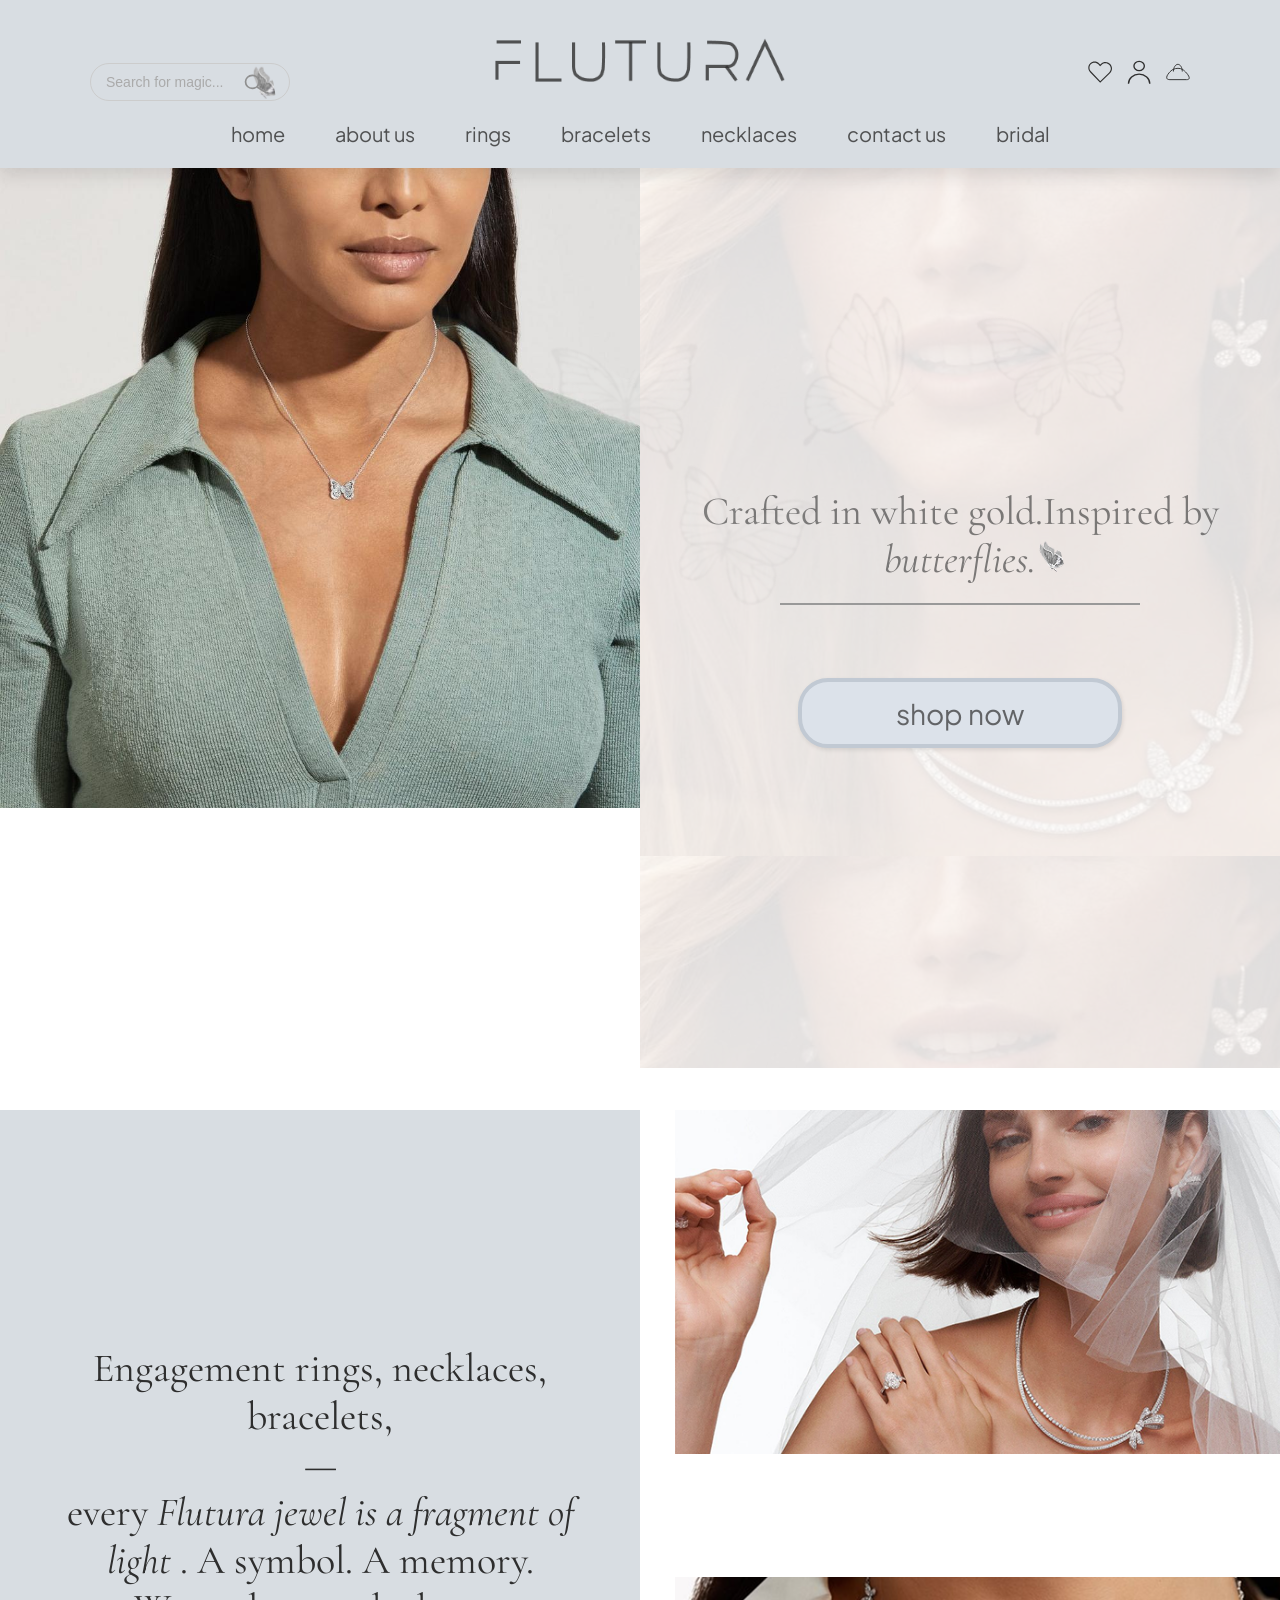
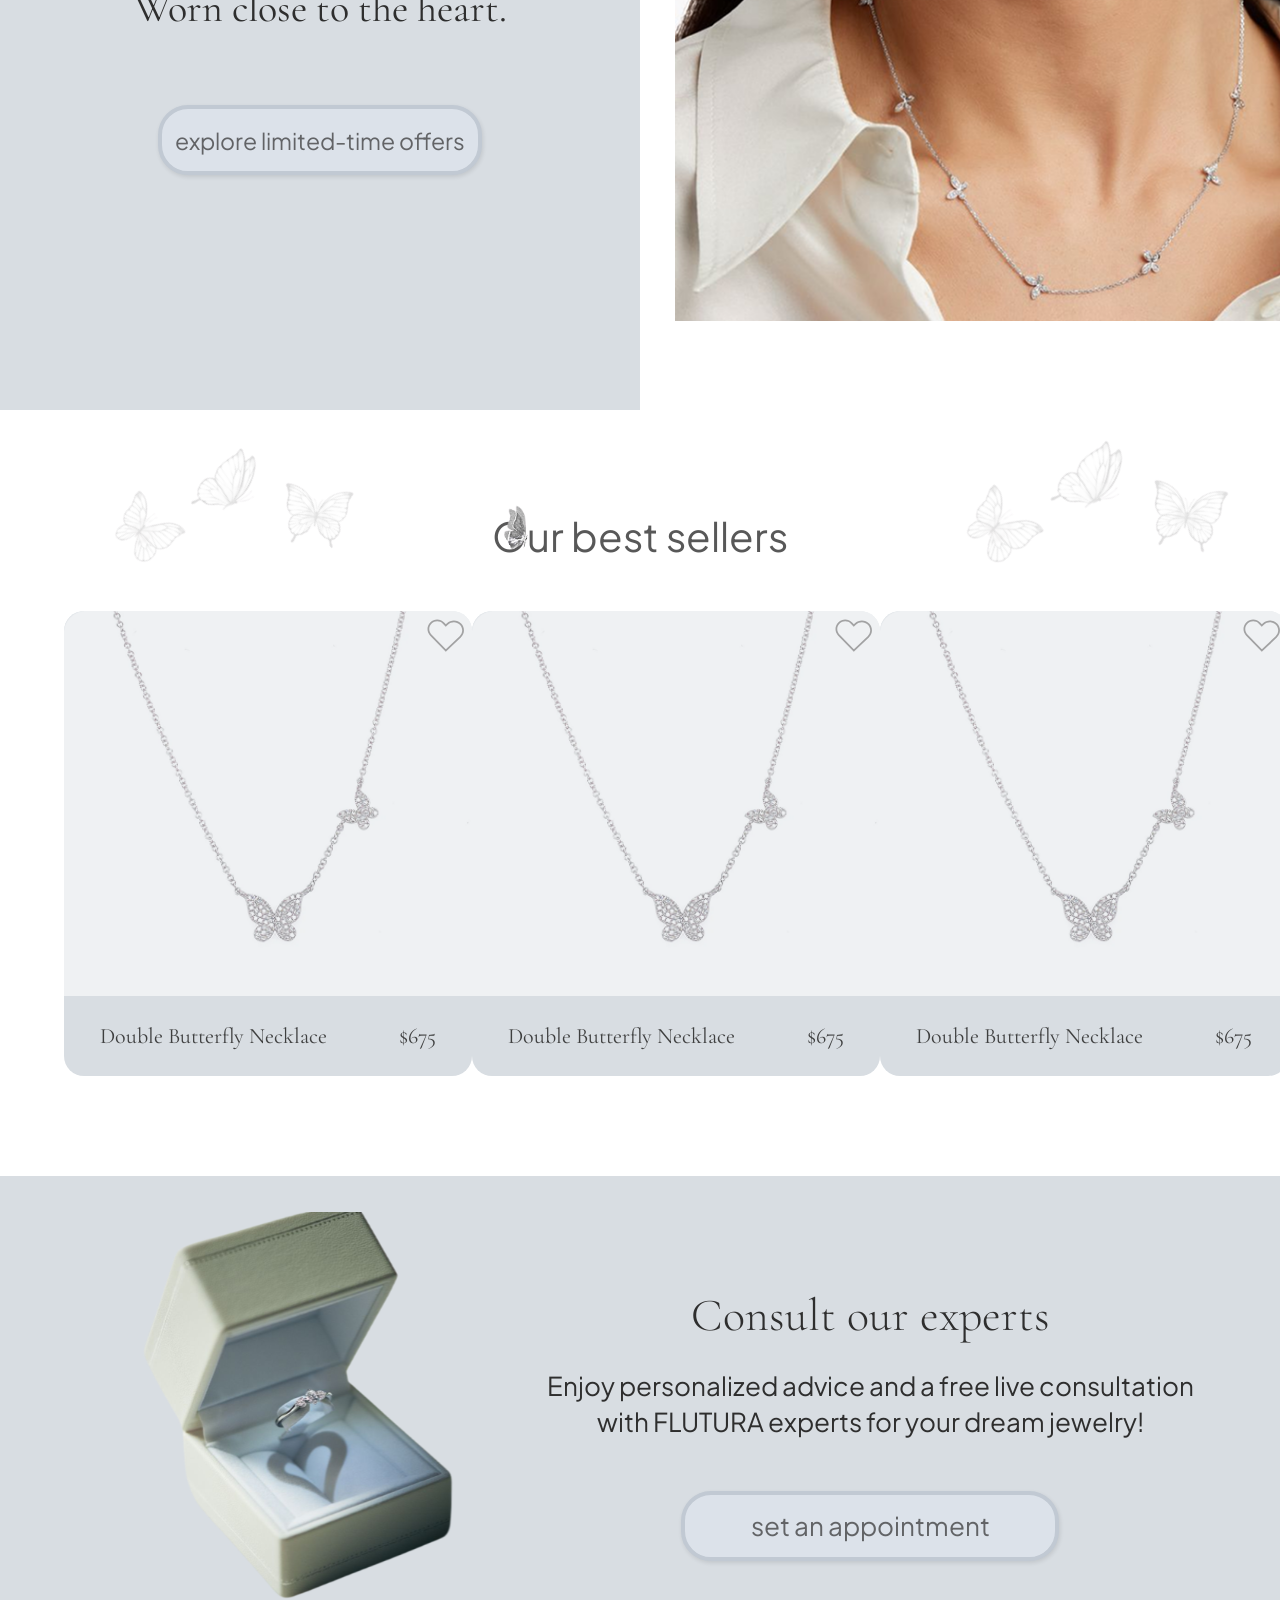
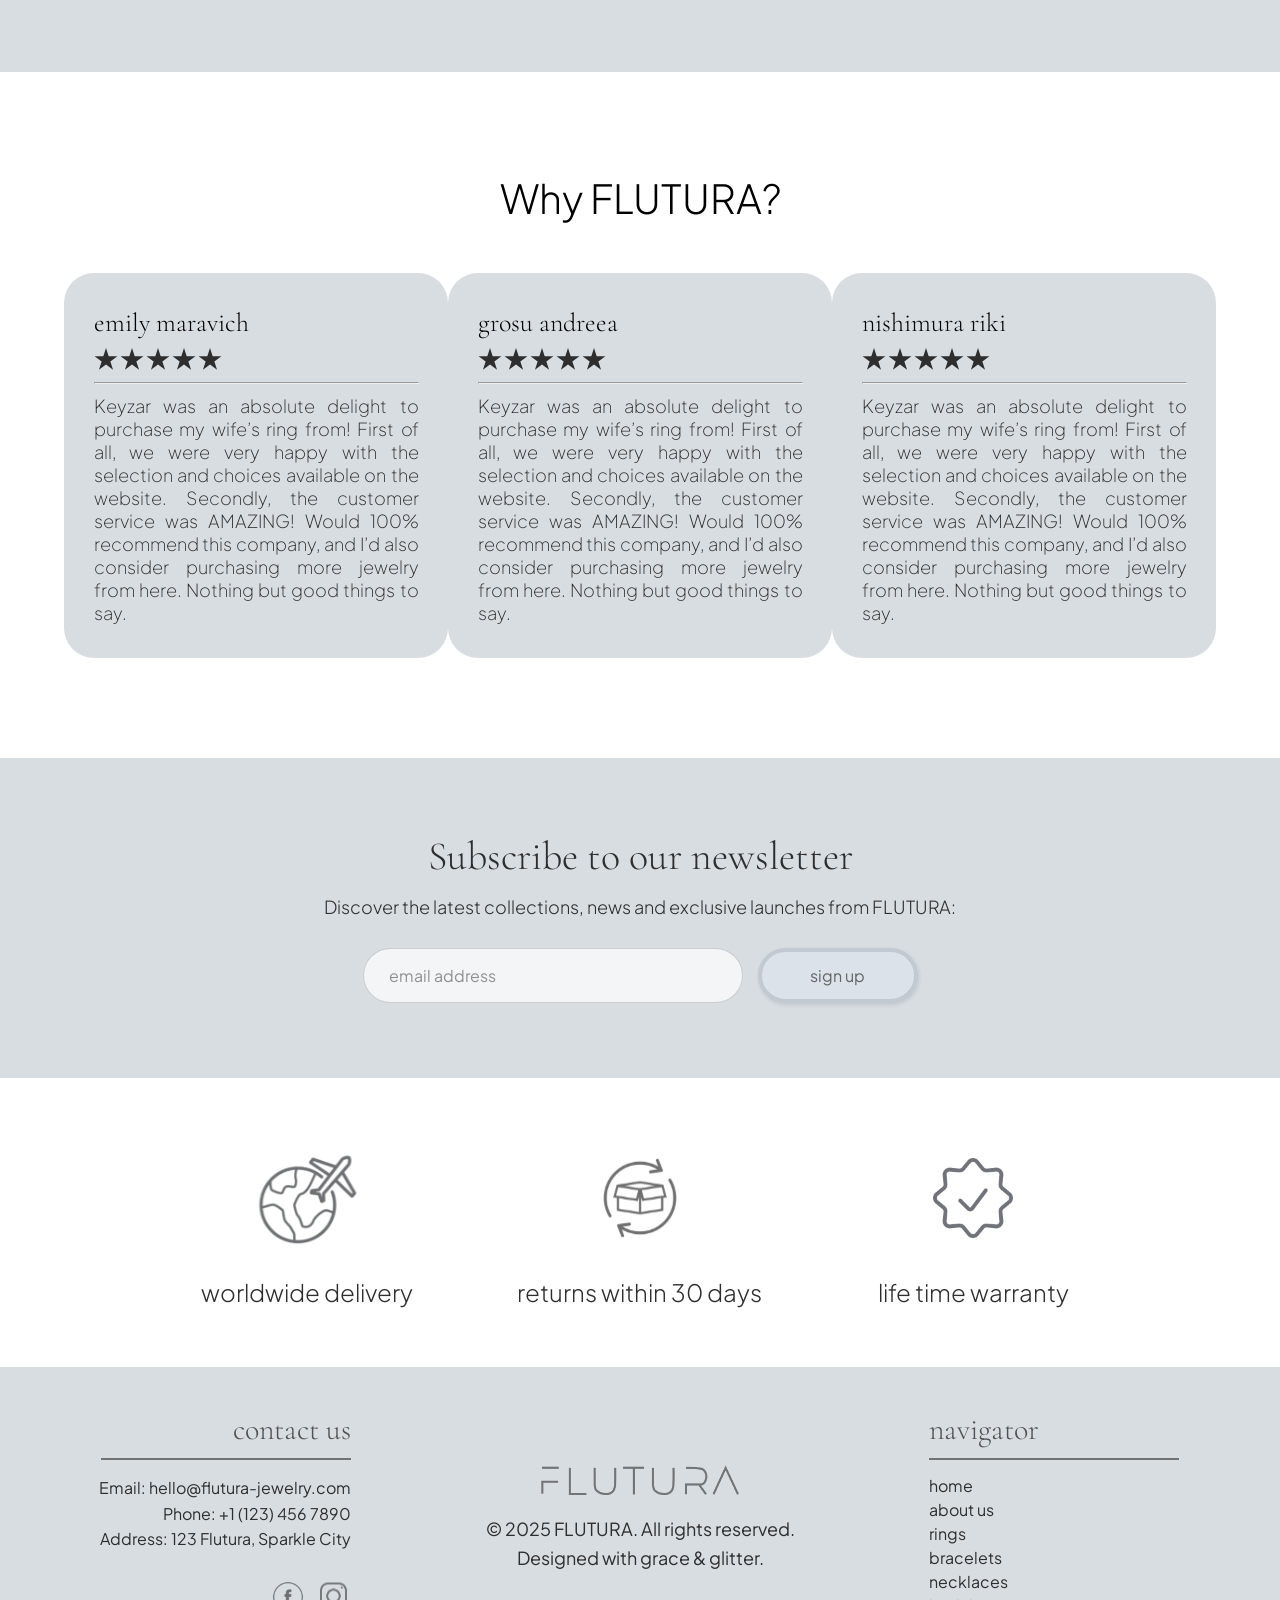
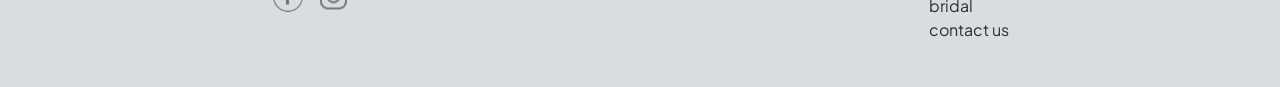
<file: homepage.html>
<!DOCTYPE html>

<html lang="en">

<head>
  <meta charset="UTF-8">
  <meta name="viewport" content="width=device-width, initial-scale=1">
  <title>Flutura Jewelry</title>
  <link rel="stylesheet" href="homepage.css">
  <link rel="preconnect" href="https://fonts.googleapis.com">
  <link rel="preconnect" href="https://fonts.gstatic.com" crossorigin>
  <link
    href="https://fonts.googleapis.com/css2?family=Danfo&family=Inconsolata:wght@200..900&family=Inter:ital,opsz,wght@0,14..32,100..900;1,14..32,100..900&family=Karla:ital,wght@0,200..800;1,200..800&family=Kodchasan:ital,wght@0,200;0,300;0,400;0,500;0,600;0,700;1,200;1,300;1,400;1,500;1,600;1,700&family=Libre+Franklin:ital,wght@0,100..900;1,100..900&family=Nunito:ital,wght@0,200..1000;1,200..1000&family=Plus+Jakarta+Sans:ital,wght@0,200..800;1,200..800&family=Roboto:ital,wght@0,100;0,300;0,400;0,500;0,700;0,900;1,100;1,300;1,400;1,500;1,700;1,900&family=Source+Code+Pro:ital,wght@0,200..900;1,200..900&family=Source+Sans+3:ital,wght@0,200..900;1,200..900&display=swap"
    rel="stylesheet">
  <link rel="preconnect" href="https://fonts.googleapis.com">
  <link rel="preconnect" href="https://fonts.gstatic.com" crossorigin>
  <link
    href="https://fonts.googleapis.com/css2?family=Cormorant+Garamond:ital,wght@0,300..700;1,300..700&family=Danfo&family=Inconsolata:wght@200..900&family=Inter:ital,opsz,wght@0,14..32,100..900;1,14..32,100..900&family=Karla:ital,wght@0,200..800;1,200..800&family=Kodchasan:ital,wght@0,200;0,300;0,400;0,500;0,600;0,700;1,200;1,300;1,400;1,500;1,600;1,700&family=Libre+Franklin:ital,wght@0,100..900;1,100..900&family=Nunito:ital,wght@0,200..1000;1,200..1000&family=Plus+Jakarta+Sans:ital,wght@0,200..800;1,200..800&family=Roboto:ital,wght@0,100;0,300;0,400;0,500;0,700;0,900;1,100;1,300;1,400;1,500;1,700;1,900&family=Source+Code+Pro:ital,wght@0,200..900;1,200..900&family=Source+Sans+3:ital,wght@0,200..900;1,200..900&display=swap"
    rel="stylesheet">
</head>

<body>
  <div class="main-container">
    <header class="main-header">
      <div class="top-header">
        <div class="search-wrapper">
          <input type="text" placeholder="Search for magic..." class="search-bar">
          <button class="lupa"> <img src="images/Frame.svg" alt="lupa"> </button>
        </div>
        <div class="logo-wrapper">
          <img src="images/logo2.png" alt="Flutura Logo" class="logo">
        </div>

        <div class="icons-wrapper">
          <img src="images/heart.svg" alt="Wishlist" class="icon">
          <img src="images/account.svg" alt="Profile" class="icon">
          <img src="images/Cart.svg" alt="Cart" class="icon">
        </div>
      </div>
      <nav class="nav-menu">
        <ul>
          <li><a href="#">home</a></li>
          <li><a href="#">about us</a></li>
          <li><a href="#">rings</a></li>
          <li><a href="#">bracelets</a></li>
          <li><a href="#">necklaces</a></li>
          <li><a href="#">contact us</a></li>
          <li><a href="#">bridal</a></li>
        </ul>
      </nav>
    </header>
    <section class="main-section">
      <div class="left"> <img src="images/home page main photo 1.svg" alt=" a woman with a necklace"> </div>
      <div class="right">
        <div class="right-text">
          <p>Crafted in white gold.Inspired by <br><i>butterflies. </i> <img src="images/butterfly icon.png"
              alt="butterfly icon"></p>
          <hr> <button class="blue-btn" style="font-size: 28px;" onclick="window.location.href='404.html'">shop
            now</button>
        </div>
      </div>
    </section>
  </div>

  <section class="section-2">
    <div class="left-rectangle">
      <div class="section2-text">
        <p>Engagement rings, necklaces, <br> bracelets, <br>
          — <br> every <i>Flutura jewel is a fragment of <br> light </i> . A symbol. A memory. <br> Worn close to the
          heart.</p>
        <button class="blue-btn" onclick="window.location.href='404.html'">explore limited-time offers</button>
      </div>
    </div>
    <div class="right-pictures">
      <div class="imag"></div>
      <div class="imag"></div>
    </div>
  </section>


  <section class="section-3">
    <span class="fluturash1"></span>
    <span class="fluturash2"></span>
    
    <div class="section3-text">
      <p class="best-sellers">Our best sellers</p>
    </div>
    <div class="all-items">
      <div class="item1">
        <div class="item-picture">
          <div><img src="images/Frame_heart.svg" alt=""></div>
        </div>
        <div class="culoare">
          <p class="item-name">Double Butterfly Necklace</p>
          <p class="price">$675</p>
        </div>
      </div>

      <div class="item1">
        <div class="item-picture">
          <div><img src="images/Frame_heart.svg" alt=""></div>
        </div>
        <div class="culoare">
          <p class="item-name">Double Butterfly Necklace</p>
          <p class="price">$675</p>
        </div>
      </div>

      <div class="item1">
        <div class="item-picture">
          <div><img src="images/Frame_heart.svg" alt=""></div>
        </div>
        <div class="culoare">
          <p class="item-name">Double Butterfly Necklace</p>
          <p class="price">$675</p>
        </div>
      </div>

    </div>


  </section>

  <section class="section-4">
    <div class="background">
      <div class="align">
        <div class="section4-left">
          <img src="images/gift.svg" alt="Jewelry gift box">
        </div>
        <div class="section4-right">
          <p id="experts">Consult our experts</p>
          <p id="consultation">Enjoy personalized advice and a free live consultation<br>with FLUTURA experts for your
            dream jewelry!</p>
          <button class="blue-btn">set an appointment</button>
        </div>
      </div>
    </div>
  </section>


  <section class="section-5">
    <div class="contains">
      <div class="seciot5-text">
        <p>Why FLUTURA?</p>
      </div>
      <div class="all-msg">
        <div class="msg-1">
          <div class="all-text">
            <div class="txt-1">
              <p style="font-family: Cormorant Garamond; font-weight: 300; font-size: 26px;">emily maravich</p>
              <img src="images/stars.svg" alt="">
              <hr>
            </div>
            <p class="the-text">Keyzar was an absolute delight to purchase my wife’s ring from! First of all, we were
              very happy with the selection and choices available on the website. Secondly, the customer service was
              AMAZING! Would 100% recommend this company, and I’d also consider purchasing more jewelry from here.
              Nothing but good things to say.</p>
          </div>
        </div>

        <div class="msg-1">
          <div class="all-text">
            <div class="txt-1">
              <p style="font-family: Cormorant Garamond; font-weight: 300; font-size: 26px;">grosu andreea</p>
              <img src="images/stars.svg" alt="">
              <hr>
            </div>
            <p class="the-text">Keyzar was an absolute delight to purchase my wife’s ring from! First of all, we were
              very happy with the selection and choices available on the website. Secondly, the customer service was
              AMAZING! Would 100% recommend this company, and I’d also consider purchasing more jewelry from here.
              Nothing but good things to say.</p>
          </div>
        </div>

        <div class="msg-1">
          <div class="all-text">
            <div class="txt-1">
              <p style="font-family: Cormorant Garamond; font-weight: 300; font-size: 26px;">nishimura riki</p>
              <img src="images/stars.svg" alt="">
              <hr>
            </div>
            <p class="the-text">Keyzar was an absolute delight to purchase my wife’s ring from! First of all, we were
              very happy with the selection and choices available on the website. Secondly, the customer service was
              AMAZING! Would 100% recommend this company, and I’d also consider purchasing more jewelry from here.
              Nothing but good things to say.</p>
          </div>
        </div>
      </div>

    </div>

  </section>


  <section class="section-6">
    <div class="back-6">
      <div class="wrapper-6">
        <!-- <img src="images/many_left.svg" alt="" class="butterflies-left">
      <img src="images/many_right.svg" alt="" class="butterflies-right"> -->
        <div class="text-6">
          <h2>Subscribe to our newsletter</h2>
          <p>Discover the latest collections, news and exclusive launches from FLUTURA:</p>
          <div class="for-form">
            <form action="">
              <input type="email" placeholder="email address" required>
              <button type="submit">sign up</button>
            </form>
          </div>
        </div>
      </div>
    </div>
  </section>

  <section class="section-7">
    <div class="benefits-background">
      <!-- Add butterfly decorations -->
      <img src="images/many_left.svg" alt="" class="butterflies-left">
      <img src="images/many_right.svg" alt="" class="butterflies-right">

      <div class="all-images">
        <div class="f1">
          <div class="icon-container">
            <img src="images/worldwide.svg" alt="Worldwide delivery icon">
          </div>
          <p>worldwide delivery</p>
        </div>

        <div class="f1">
          <div class="icon-container">
            <img src="images/return box.svg" alt="Returns icon" style="width: 210px; height: 200px;">
          </div>
          <p>returns within 30 days</p>
        </div>

        <div class="f1">
          <div class="icon-container">
            <img src="images/warranty.svg" alt="Warranty icon" style="width: 80px; height: auto  ;">
          </div>
          <p>life time warranty</p>
        </div>
      </div>
    </div>
  </section>

  <footer>
  <div class="footer-back">
    <div class="div-mare">
      <div class="f-left">
        <h5>contact us</h5>
        <hr>
        <p>Email: hello@flutura-jewelry.com<br>
           Phone: +1 (123) 456 7890<br>
           Address: 123 Flutura, Sparkle City</p>
        <div class="social-icons">
          <img src="images/face.svg" alt="Facebook">
          <img src="images/ig.svg" alt="Instagram" style="width: 33px; height: auto;">
        </div>
      </div>

      <div class="f-center">
        <img src="images/grey.png" alt="FLUTURA Logo" class="footer-logo">
        <p>© 2025 FLUTURA. All rights reserved.<br>
           Designed with grace & glitter.</p>
      </div>

      <div class="f-right">
        <h5>navigator</h5>
        <hr>
        <nav class="small-menu">
          <ul>
            <li><a href="#">home</a></li>
            <li><a href="#">about us</a></li>
            <li><a href="#">rings</a></li>
            <li><a href="#">bracelets</a></li>
            <li><a href="#">necklaces</a></li>
            <li><a href="#">bridal</a></li>
            <li><a href="#">contact us</a></li>
          </ul>
        </nav>
      </div>
    </div>
  </div>
</footer>

<script>
  document.addEventListener("DOMContentLoaded", () => {
  const mobileMenuToggle = document.querySelector(".mobile-menu-toggle")
  const navMenu = document.querySelector(".nav-menu")

  if (mobileMenuToggle && navMenu) {
    mobileMenuToggle.addEventListener("click", function () {
      this.classList.toggle("active")
      navMenu.classList.toggle("active")
    })

    // Close menu when clicking on a link
    const navLinks = document.querySelectorAll(".nav-menu a")
    navLinks.forEach((link) => {
      link.addEventListener("click", () => {
        mobileMenuToggle.classList.remove("active")
        navMenu.classList.remove("active")
      })
    })

    // Close menu when clicking outside
    document.addEventListener("click", (event) => {
      if (!mobileMenuToggle.contains(event.target) && !navMenu.contains(event.target)) {
        mobileMenuToggle.classList.remove("active")
        navMenu.classList.remove("active")
      }
    })
  }
})

</script>

</body>

</html>
</file>
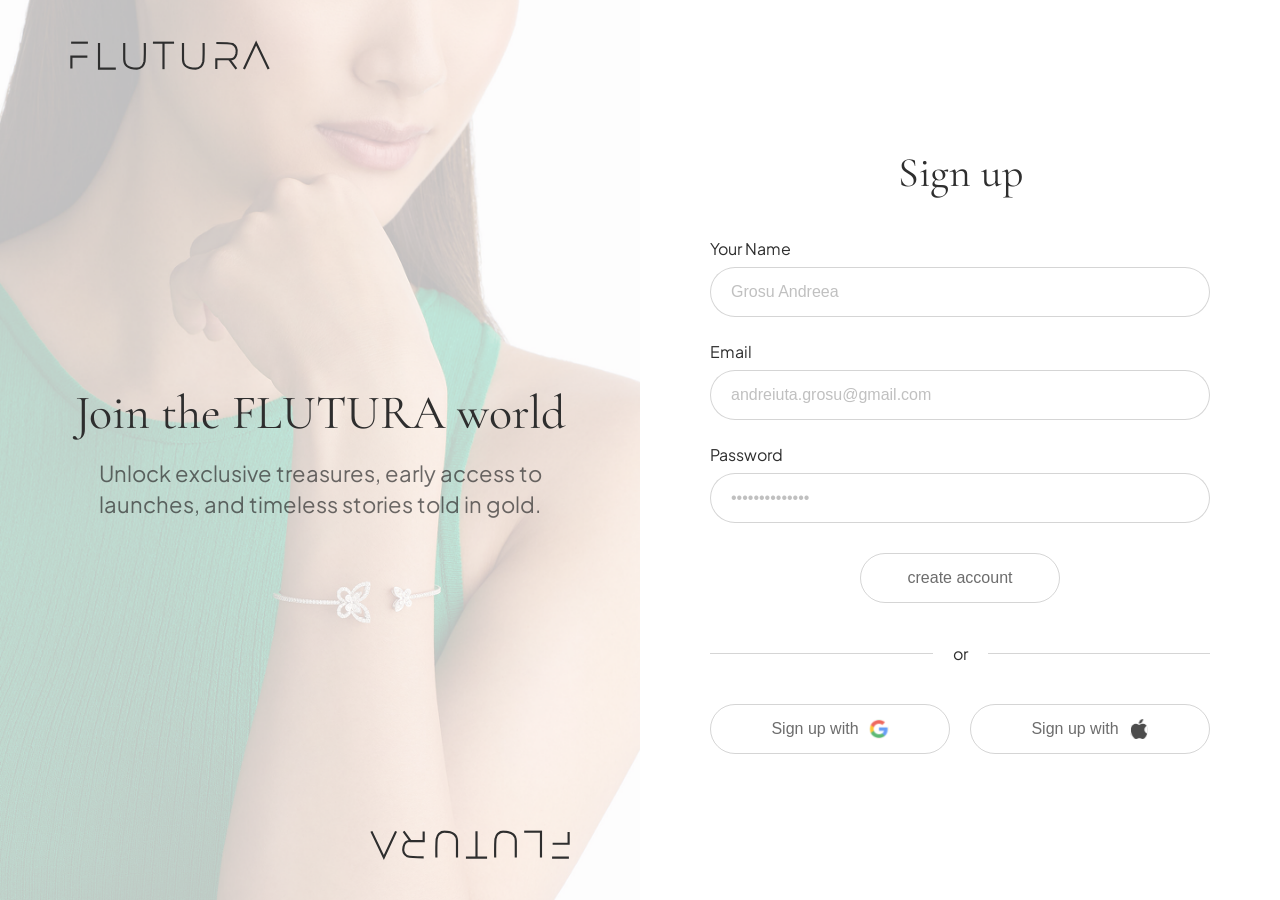
<file: s.html>
<!DOCTYPE html>
<html lang="en">

<head>
    <meta charset="UTF-8">
    <meta name="viewport" content="width=device-width, initial-scale=1.0">
    <title>FLUTURA - Sign Up</title>
    <link rel="preconnect" href="https://fonts.googleapis.com">
    <link rel="preconnect" href="https://fonts.gstatic.com" crossorigin>
    <link
        href="https://fonts.googleapis.com/css2?family=Cormorant+Garamond:wght@300;400;500&family=Plus+Jakarta+Sans:wght@300;400;500&display=swap"
        rel="stylesheet">
  <link rel="stylesheet" href="s.css">
</head>
<body>
    <div class="container">
        <div class="left-panel">
            <div class="content-wrapper">
                <div class="logo-top">
                    <img src="images/logo.svg" alt="FLUTURA Logo" onclick="window.location.href='home.html'" style="cursor: pointer;">
                </div>

                <div class="hero-text">
                    <h2>Join the FLUTURA world</h2>
                    <p>Unlock exclusive treasures, early access to launches, and timeless stories told in gold.</p>
                </div>

                <div class="logo-bottom">
                    <img src="images/logo.svg" alt="FLUTURA Logo" onclick="window.location.href='home.html'" style="cursor: pointer;">
                </div>
            </div>
        </div>

        <div class="right-panel">
            <div class="form-container">
                <h1>Sign up</h1>

                <form>
                    <div class="form-group">
                        <label for="name">Your Name</label>
                        <input type="text" id="name" placeholder="Grosu Andreea" required>
                    </div>

                    <div class="form-group">
                        <label for="email">Email</label>
                        <input type="email" id="email" placeholder="andreiuta.grosu@gmail.com" required>
                    </div>

                    <div class="form-group">
                        <label for="password">Password</label>
                        <input type="password" id="password" placeholder="••••••••••••••" required>
                    </div>

                    <button type="submit" class="btn-create" >create account</button>
                </form>

                <div class="divider">
                    <hr>
                    <span>or</span>
                    <hr>
                </div>

                <div class="social-buttons">
                    <button class="btn-social" onclick="window.location.href='404.html'">
                        <span>Sign up with</span>
                        <img src="images/google.svg" alt="Google">
                    </button>

                    <button class="btn-social" onclick="window.location.href='404.html'">
                        <span>Sign up with</span>
                        <img src="images/apple.svg" alt="Apple">
                    </button>
                </div>
            </div>
        </div>
    </div>
</body>

</html>
</file>
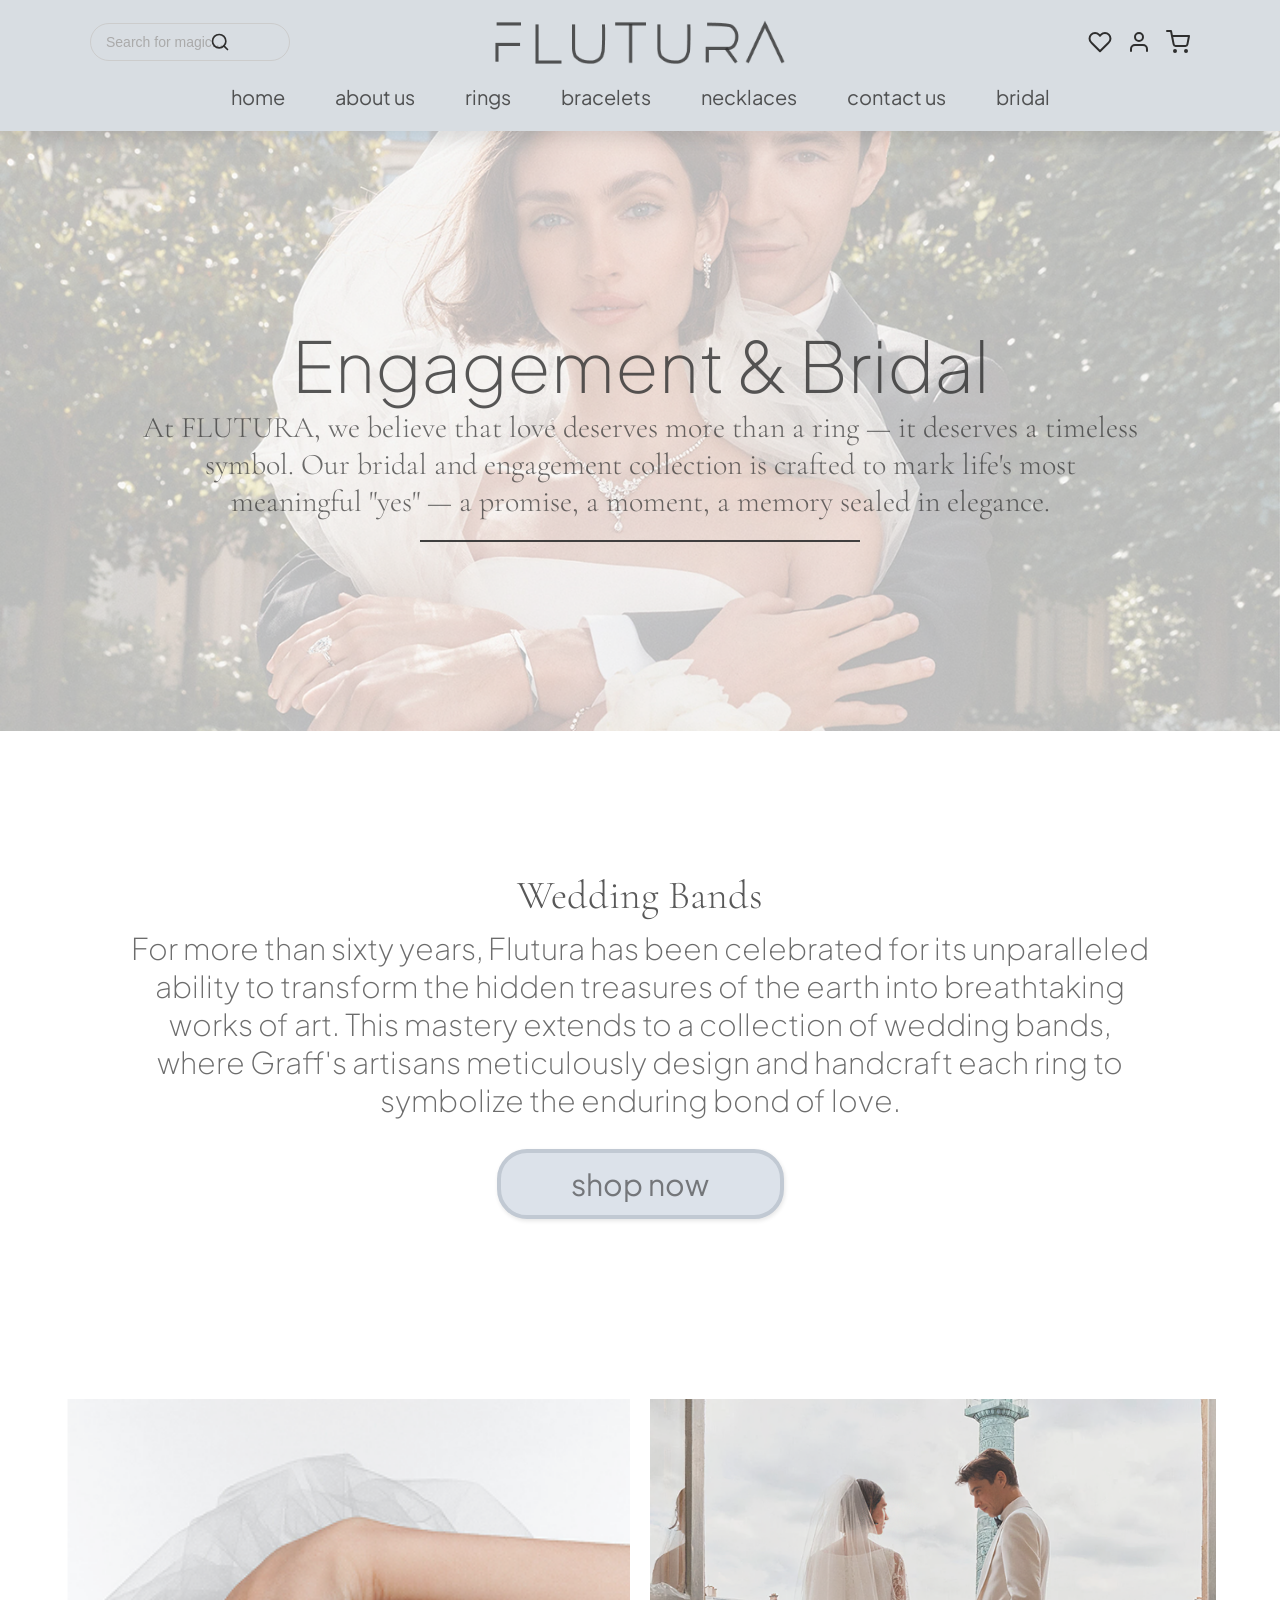
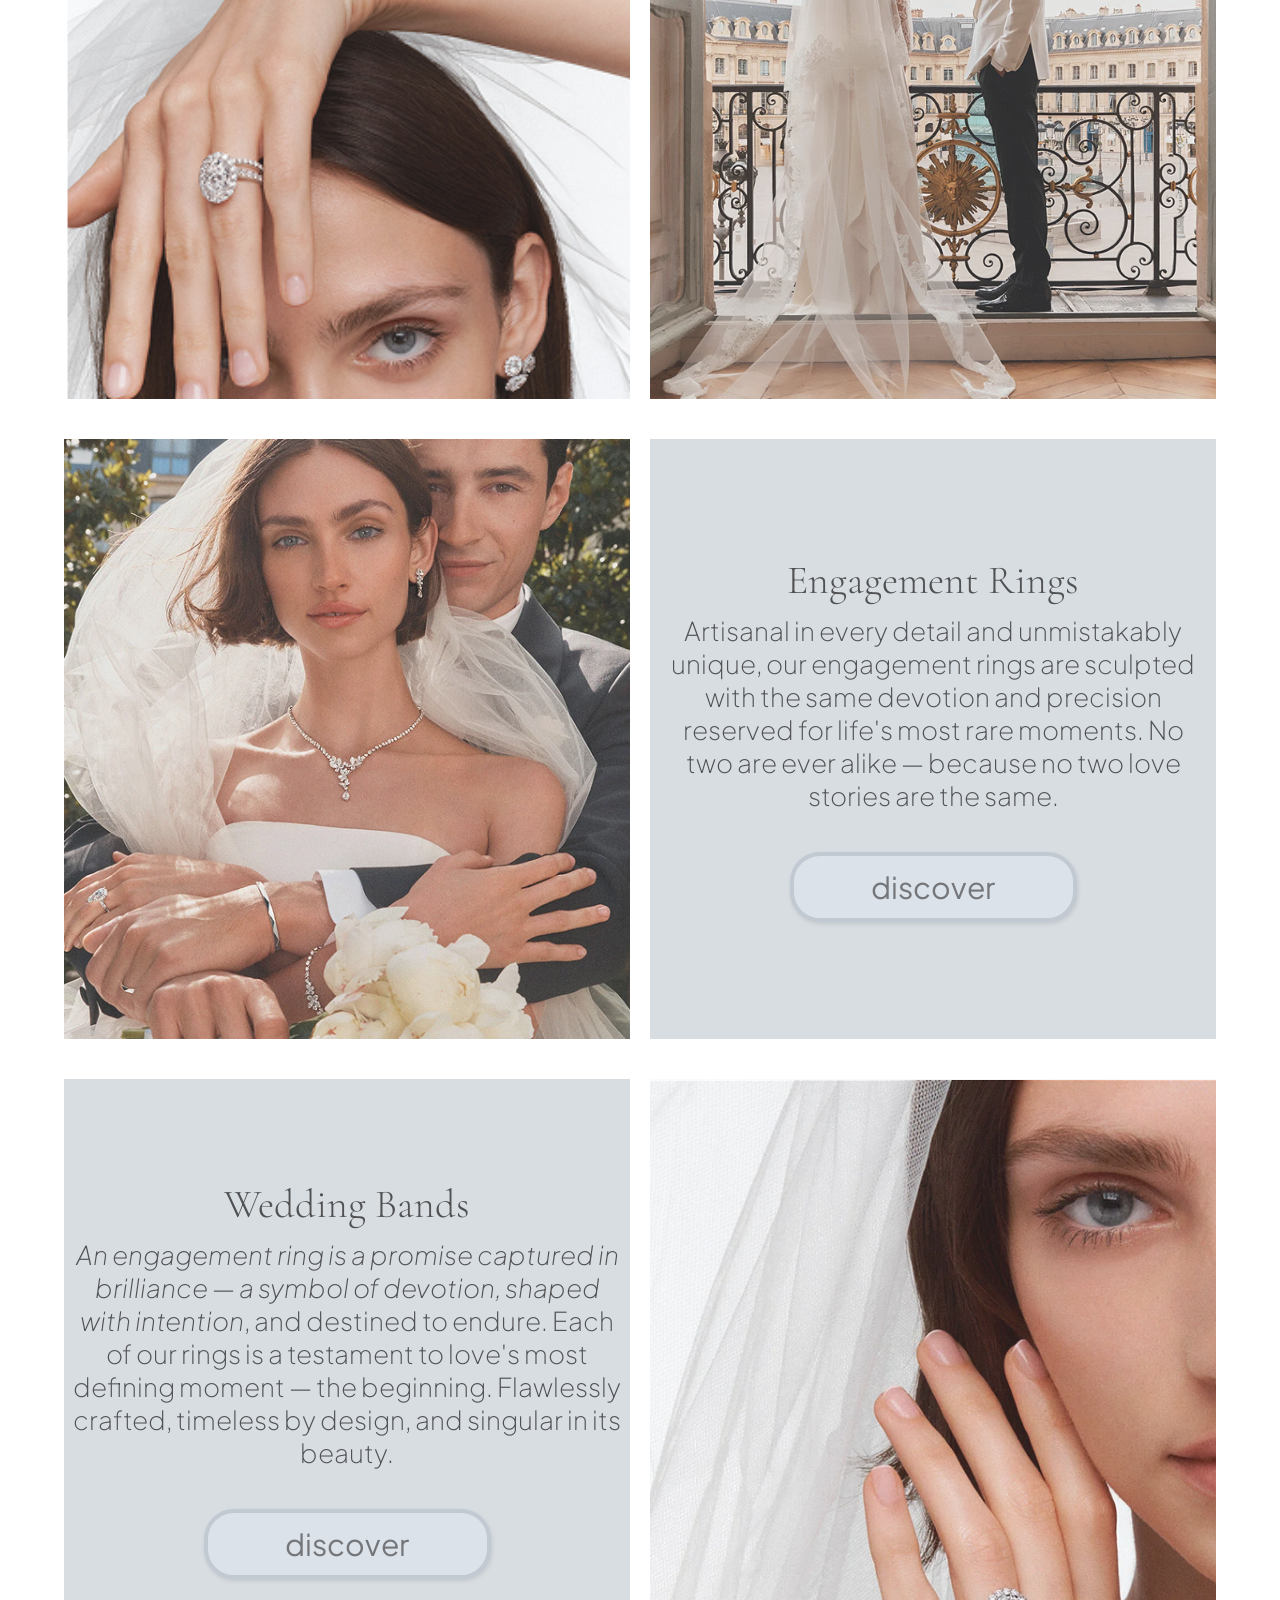
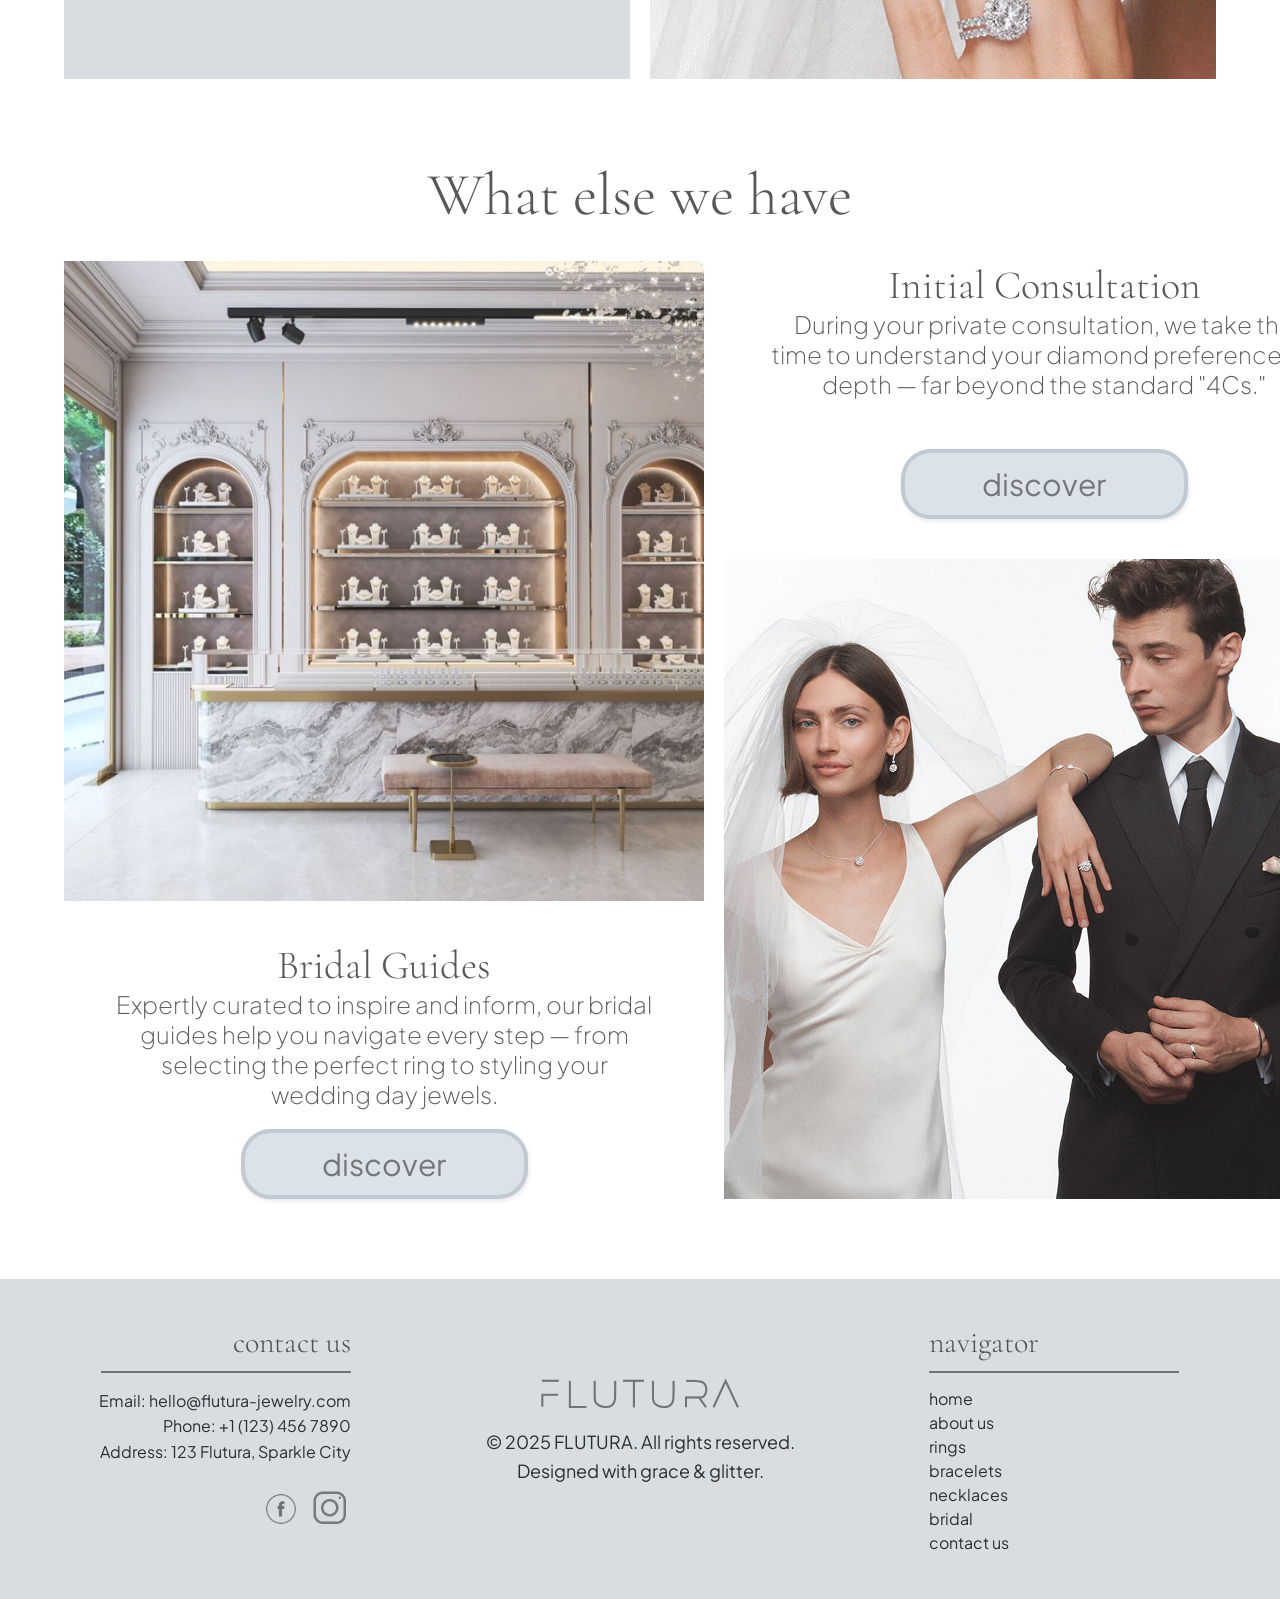
<file: signup.html>
<!DOCTYPE html>
<html lang="en">
<head>
    <meta charset="UTF-8">
    <meta name="viewport" content="width=device-width, initial-scale=1.0">
    <title>Engagement & Bridal</title>
    <link rel="preconnect" href="https://fonts.googleapis.com">
    <link rel="preconnect" href="https://fonts.gstatic.com" crossorigin>
    <link href="https://fonts.googleapis.com/css2?family=Cormorant+Garamond:ital,wght@0,300..700;1,300..700&family=Plus+Jakarta+Sans:ital,wght@0,200..800;1,200..800&display=swap" rel="stylesheet">
    <style>
        :root {
            --opacity: rgba(46, 46, 46, 1);
            --text: #2E2E2E;
            --back: #D8DDE2;
        }

        * {
            margin: 0;
            padding: 0;
            box-sizing: border-box;
        }

        body {
            font-family: 'Plus Jakarta Sans', sans-serif;
        }

        .main-header {
            background-color: #D8DDE2;
            padding: 20px;
            position: sticky;
            top: 0;
            z-index: 1000;
            box-shadow: 0px 8px 16px rgba(0, 0, 0, 0.1);
        }

        .top-header {
            display: flex;
            justify-content: space-between;
            align-items: center;
        }

        .search-wrapper {
            flex: 1;
            top: 10px;
            margin-left: 70px;
        }

        .logo-wrapper {
            flex: 1;
            display: flex;
            justify-content: center;
        }

        .icons-wrapper {
            flex: 1;
            display: flex;
            justify-content: flex-end;
            gap: 15px;
            margin-right: 70px;
            height: inherit;
            align-items: center;
        }

        .search-bar {
            max-width: 200px;
            width: 100%;
            padding: 10px 15px;
            border: 1px solid #ccc;
            border-radius: 25px;
            font-size: 14px;
            position: relative;
            background-color: transparent;
            color: #333;
            outline: none;
            transition: box-shadow 0.3s ease, border-color 0.3s ease;
        }

        .search-bar::placeholder {
            color: #aaa;
        }

        .search-bar:hover {
            box-shadow: 0 2px 8px rgba(0, 0, 0, 0.15);
            border-color: #999;
        }

        .lupa {
            border: none;
            background: none;
            z-index: 1;
            content: "";
            position: absolute;
            right: 82%;
            top: 24.5%;
            /* metoda andreea */
        }

        .lupa svg {
            width: 20px;
            height: 20px;
            color: var(--text);
        }

        .logo {
            height: 44px;
            object-fit: contain;
        }

        .icon {
            width: 24px;
            height: 24px;
            cursor: pointer;
            transition: transform 0.2s ease, box-shadow 0.3s ease;
            color: var(--text);
        }

        .icon:hover {
            transform: scale(1.1);
            box-shadow: 0 2px 6px rgba(0, 0, 0, 0.15);
        }

        .nav-menu {
            margin-top: 20px;
            text-align: center;
        }

        .nav-menu ul {
            list-style: none;
            display: inline-flex;
            flex-wrap: wrap;
            gap: 50px;
        }

        .nav-menu a {
            text-decoration: none;
            color: rgba(46, 46, 46, 0.8);
            font-size: 20px;
            position: relative;
            transition: color 0.3s ease;
        }

        .nav-menu a:hover {
            color: #888;
        }

        .nav-menu a::after {
            content: '';
            display: block;
            width: 0%;
            height: 2px;
            background: #aaa;
            transition: width 0.3s;
            margin: auto;
        }

        .nav-menu a:hover::after {
            width: 100%;
        }

        .main-img {
            background-image: url("images/back_e.png");
            background-repeat: no-repeat;
            background-size: cover;
            width: 100%;
            height: 600px;
            display: flex;
            flex-direction: column;
            text-align: center;
            justify-content: center;
            align-items: center;
        }

        .s1-text h3 {
            font-family: 'Plus Jakarta Sans', sans-serif;
            font-size: 70px;
            font-weight: 200;
            color: rgba(46, 46, 46, 0.8);
        }

        .s1-text p {
            font-family: 'Cormorant Garamond';
            font-size: 30px;
            font-weight: 200;
            color: rgba(46, 46, 46, 0.7);
        }

        .s1-text hr {
            width: 440px;
            height: 2px;
            background-color: rgba(46, 46, 46, 0.9);
            border: none;
        }

        .s1-text {
            display: flex;
            flex-direction: column;
            text-align: center;
            justify-content: center;
            align-items: center;
            gap: 20px;
        }

        .hp {
            display: flex;
            flex-direction: column;
            text-align: center;
            justify-content: center;
            align-items: center;
            gap: 0px;
        }

        .hp p {
            width: 1000px;
        }

        .s1-container {
            display: flex;
            flex-direction: column;
            text-align: center;
            justify-content: center;
            align-items: center;
        }

        .s2 {
            width: 100%;
            height: 628px;
            display: flex;
            flex-direction: column;
            text-align: center;
            justify-content: center;
            align-items: center;
        }

        .special {
            display: flex;
            flex-direction: column;
            text-align: center;
            justify-content: center;
            align-items: center;
            gap: 10px;
        }

        .big {
            display: flex;
            flex-direction: column;
            text-align: center;
            justify-content: center;
            align-items: center;
            gap: 30px;
        }

        .s2 p {
            font-family: 'Plus Jakarta Sans', sans-serif;
            font-size: 30px;
            font-weight: 200;
            color: rgba(46, 46, 46, 0.7);
            width: 1020px;
        }

        .s2 h3 {
            font-family: 'Cormorant Garamond';
            font-size: 40px;
            font-weight: 200;
            color: rgba(46, 46, 46, 0.8);
        }

        .blue-btn {
            width: 287px;
            height: 70px;
            background-color: #dce2ea;
            border: 4px solid #C1C9D3;
            border-radius: 30px;
            cursor: pointer;
            font-size: 30px;
            box-shadow: 1px 2px 4px rgba(0, 0, 0, 0.1);
            font-family: 'Plus Jakarta Sans';
            color: rgba(46, 46, 46, 0.6);
            transition: all 0.3s ease;
        }

        .blue-btn:hover {
            background-color: #cfd6df;
            box-shadow: 0 2px 10px rgba(46, 46, 46, 0.2);
        }

        .s3 {
            margin-top: 40px;
        }

        .mare-3 {
            display: flex;
            justify-content: space-between;
            width: 90%;
            gap: 20px;
            margin: 0 auto;
        }

        .first {
            background-image: url('images/re1.png');
            background-repeat: no-repeat;
            background-size: cover;
            width: 100%;
            height: 600px;
        }

        .second {
            background-image: url("images/e2.png");
            background-repeat: no-repeat;
            background-size: cover;
            width: 100%;
            height: 600px;
        }

        .s4-left {
            background-image: url("images/e3.png");
            background-repeat: no-repeat;
            background-size: cover;
            width: 100%;
            height: 600px;
        }

        .s4-right {
            background-color: var(--back);
            width: 100%;
            height: 600px;
            display: flex;
            flex-direction: column;
            justify-content: center;
            align-items: center;
            gap: 40px;
        }

        .s4-right div {
            display: flex;
            flex-direction: column;
            justify-content: center;
            align-items: center;
            gap: 10px;
        }

        .s4-right h4 {
            font-family: 'Cormorant Garamond';
            font-size: 40px;
            font-weight: 300;
            color: rgba(46, 46, 46, 0.8);
        }

        .s4-right p {
            width: 550px;
            height: auto;
            text-align: center;
            font-family: 'Plus Jakarta Sans', sans-serif;
            font-size: 26px;
            font-weight: 200;
            color: rgba(46, 46, 46, 0.8);
        }

        .both-4 {
            display: flex;
            justify-content: space-between;
            width: 90%;
            gap: 20px;
            margin: 0 auto;
        }

        .s4 {
            margin-top: 40px;
        }

        .s5-right {
            background-image: url("images/e4.png");
            background-repeat: no-repeat;
            background-size: cover;
            width: 100%;
            height: 600px;
        }

        .s5-left {
            background-color: var(--back);
            width: 100%;
            height: 600px;
            display: flex;
            flex-direction: column;
            justify-content: center;
            align-items: center;
            gap: 40px;
        }

        .s5-left div {
            display: flex;
            flex-direction: column;
            justify-content: center;
            align-items: center;
            gap: 10px;
        }

        .s5-left h4 {
            font-family: 'Cormorant Garamond';
            font-size: 40px;
            font-weight: 300;
            color: rgba(46, 46, 46, 0.8);
        }

        .s5-left p {
            width: 550px;
            height: auto;
            text-align: center;
            font-family: 'Plus Jakarta Sans', sans-serif;
            font-size: 26px;
            font-weight: 200;
            color: rgba(46, 46, 46, 0.8);
        }

        .both-5 {
            display: flex;
            justify-content: space-between;
            width: 90%;
            gap: 20px;
            margin: 0 auto;
        }

        .s5 {
            margin-top: 40px;
        }

        .left-img {
            background-image: url("images/e5.png");
            background-repeat: no-repeat;
            background-size: cover;
            width: 640px;
            height: 640px;
        }

        .right-img {
            background-image: url("images/e6.png");
            background-repeat: no-repeat;
            background-size: cover;
            width: 640px;
            height: 640px;
        }

        .s6 {
            height: 1200px;
            width: 100%;
            display: flex;
            flex-direction: column;
            align-items: center;
            justify-content: center;
            gap: 30px;
        }

        .s6-wrapper {
            display: flex;
            width: 90%;
            margin: 0 auto;
            gap: 20px;
        }

        .s6 h3 {
            font-family: 'Cormorant Garamond';
            font-size: 60px;
            font-weight: 300;
            color: rgba(46, 46, 46, 0.8);
        }

        .left-text h4 {
            font-family: 'Cormorant Garamond';
            font-size: 40px;
            font-weight: 300;
            color: rgba(46, 46, 46, 0.8);
        }

        .left-text p {
            width: 550px;
            height: 140px;
            text-align: center;
            font-family: 'Plus Jakarta Sans', sans-serif;
            font-size: 24px;
            font-weight: 200;
            color: rgba(46, 46, 46, 0.8);
        }

        .left-text {
            display: flex;
            flex-direction: column;
            justify-content: center;
            align-items: center;
        }

        .right-text h4 {
            font-family: 'Cormorant Garamond';
            font-size: 40px;
            font-weight: 300;
            color: rgba(46, 46, 46, 0.8);
        }

        .right-text p {
            width: 550px;
            height: 140px;
            text-align: center;
            font-family: 'Plus Jakarta Sans', sans-serif;
            font-size: 24px;
            font-weight: 200;
            color: rgba(46, 46, 46, 0.8);
        }

        .right-text {
            display: flex;
            flex-direction: column;
            justify-content: center;
            align-items: center;
        }

        .s6-right, .s6-left {
            display: flex;
            flex-direction: column;
            justify-content: center;
            align-items: center;
            gap: 40px;
        }

        .footer-back {
            background-color: var(--back);
            width: 100%;
            height: 320px;
            position: relative;
            overflow: hidden;
            display: flex;
            align-items: center;
            justify-content: center;
        }

        .div-mare {
            display: flex;
            justify-content: space-between;
            width: 100%;
            gap: 10%;
            padding: 40px 20px;
        }

        .f-left, .f-center, .f-right {
            display: flex;
            flex-direction: column;
            align-items: center;
            text-align: center;
            width: 100%;
        }

        .f-left {
            align-items: flex-end;
            text-align: right;
        }

        .f-right {
            align-items: flex-start;
            text-align: left;
        }

        .f-left h5, .f-right h5 {
            font-family: 'Cormorant Garamond';
            font-size: 30px;
            font-weight: 300;
            color: rgba(46, 46, 46, 0.8);
            margin-bottom: 10px;
        }

        .f-left hr, .f-right hr {
            width: 100%;
            max-width: 250px;
            height: 2px;
            background-color: rgba(46, 46, 46, 0.6);
            border: none;
            margin-bottom: 15px;
        }

        .f-left p, .f-center p {
            font-family: 'Plus Jakarta Sans', sans-serif;
            font-size: 16px;
            color: var(--text);
            line-height: 1.6;
            margin-bottom: 15px;
        }

        .social-icons {
            display: flex;
            gap: 10px;
            margin-top: 10px;
        }

        .social-icons img {
            width: 40px;
            height: 40px;
            cursor: pointer;
            transition: opacity 0.3s ease;
        }

        .social-icons img:hover {
            opacity: 0.7;
            transform: scale(1.01);
        }

        .f-center {
            display: flex;
            flex-direction: column;
            align-items: center;
            justify-content: center;
            gap: 20px;
        }

        .footer-logo {
            height: 30px;
            width: auto;
        }

        .f-center p {
            font-size: 18px;
            text-align: center;
        }

        .small-menu ul {
            list-style: none;
            padding: 0;
            margin: 0;
            display: flex;
            flex-direction: column;
            gap: 1px;
        }

        .small-menu li {
            width: fit-content;
        }

        .small-menu ul li a {
            font-family: 'Plus Jakarta Sans', sans-serif;
            font-size: 16px;
            color: var(--text);
            text-decoration: none;
            transition: opacity 0.3s ease;
        }

        .small-menu ul li a:hover {
            opacity: 0.7;
        }

        .small-menu a:hover {
            color: #727272;
        }

        .small-menu a::after {
            content: '';
            display: block;
            width: 0%;
            height: 2px;
            background: #aaa;
            transition: width 0.3s;
            margin: auto;
        }

        .small-menu a:hover::after {
            width: 100%;
        }

        .mobile-menu-toggle {
            display: none;
            background: none;
            border: none;
            cursor: pointer;
            padding: 8px;
            z-index: 1001;
            position: relative;
        }

        .hamburger {
            width: 20px;
            height: 16px;
            position: relative;
            transform: rotate(0deg);
            transition: .3s ease-in-out;
        }

        .hamburger span {
            display: block;
            position: absolute;
            height: 2px;
            width: 100%;
            background: var(--text);
            border-radius: 2px;
            opacity: 1;
            left: 0;
            transform: rotate(0deg);
            transition: .25s ease-in-out;
        }

        .hamburger span:nth-child(1) {
            top: 0px;
        }

        .hamburger span:nth-child(2) {
            top: 7px;
        }

        .hamburger span:nth-child(3) {
            top: 14px;
        }

        .mobile-menu-toggle.active .hamburger span:nth-child(1) {
            top: 7px;
            transform: rotate(135deg);
        }

        .mobile-menu-toggle.active .hamburger span:nth-child(2) {
            opacity: 0;
            left: -20px;
        }

        .mobile-menu-toggle.active .hamburger span:nth-child(3) {
            top: 7px;
            transform: rotate(-135deg);
        }

        .desktop-only {
            display: inline-block;
        }

        .mobile-only {
            display: none;
        }

        @media (max-width: 768px) {
            .desktop-only {
                display: none;
            }
            
            .mobile-only {
                display: inline-block;
            }
            
            .main-header {
                padding: 15px 20px;
                position: relative;
            }

            .top-header {
                justify-content: space-between;
                align-items: center;
            }

            .search-wrapper {
                display: none;
            }

            .logo-wrapper {
                flex: none;
                order: 2;
            }

            .icons-wrapper {
                flex: none;
                margin-right: 0;
                transform: none;
                order: 3;
                gap: 10px;
            }

            .mobile-menu-toggle {
                display: block;
                order: 1;
            }

            .nav-menu {
                position: absolute;
                top: 100%;
                left: 0;
                width: 100%;
                background-color: #D8DDE2;
                box-shadow: 0 4px 12px rgba(0, 0, 0, 0.15);
                transform: translateY(-100%);
                opacity: 0;
                visibility: hidden;
                transition: all 0.3s ease;
                margin-top: 0;
                z-index: 999;
            }

            .nav-menu.active {
                transform: translateY(0);
                opacity: 1;
                visibility: visible;
            }

            .nav-menu ul {
                flex-direction: column;
                gap: 0;
                padding: 20px 0;
            }

            .nav-menu li {
                width: 100%;
                text-align: center;
            }

            .nav-menu a {
                display: block;
                padding: 15px 20px;
                font-size: 18px;
                border-bottom: 1px solid rgba(46, 46, 46, 0.1);
                transition: background-color 0.3s ease, color 0.3s ease;
            }

            .nav-menu a:hover {
                background-color: rgba(46, 46, 46, 0.05);
                color: var(--text);
            }

            .nav-menu a::after {
                display: none;
            }

            .logo {
                height: 35px;
            }

            .icon {
                width: 20px;
                height: 20px;
            }

            /* Hero Section Mobile */
            .main-img {
                height: 400px;
                padding: 20px;
            }

            .s1-text h3 {
                font-size: 36px;
                margin-bottom: 15px;
            }

            .s1-text p {
                font-size: 18px;
                line-height: 1.4;
            }

            .hp p {
                width: 100%;
                max-width: 350px;
            }

            .s1-text hr {
                width: 200px;
                margin-top: 15px;
            }

            /* Section 2 Mobile */
            .s2 {
                height: auto;
                padding: 60px 20px;
            }

            .s2 h3 {
                font-size: 32px;
                margin-bottom: 20px;
            }

            .s2 p {
                font-size: 18px;
                width: 100%;
                max-width: 350px;
                line-height: 1.5;
            }

            .blue-btn {
                width: 200px;
                height: 50px;
                font-size: 16px;
            }

            /* Section 3 Mobile */
            .s3 {
                margin-top: 20px;
            }

            .mare-3 {
                flex-direction: column;
                width: 100%;
                gap: 0;
                display: none;
            }

            .first, .second {
                height: 300px;
            }


            /* Section 4 Mobile */
            .s4 {
                margin-top: 0;
            }

            .both-4 {
                flex-direction: column;
                width: 100%;
                gap: 0;
            }

            .s4-left {
                height: 300px;
                order: 1;
            }

            .s4-right {
                height: auto;
                padding: 40px 20px;
                order: 2;
            }

            .s4-right h4 {
                font-size: 28px;
            }

            .s4-right p {
                width: 100%;
                max-width: 350px;
                font-size: 18px;
            }

            .s5 {
                margin-top: 0;
            }

            .both-5 {
                flex-direction: column;
                width: 100%;
                gap: 0;
            }

            .s5-left {
                height: auto;
                padding: 40px 20px;
                order: 2;
            }

            .s5-right {
                height: 300px;
                order: 1;
            }

            .s5-left h4 {
                font-size: 28px;
            }

            .s5-left p {
                width: 100%;
                max-width: 350px;
                font-size: 18px;
            }

            /* Section 6 Mobile */
            .s6 {
                height: auto;
                padding: 60px 20px;
                gap: 40px;
            }

            .s6 h3 {
                font-size: 32px;
                text-align: center;
            }

            .s6-wrapper {
                flex-direction: column;
                width: 100%;
                gap: 40px;
            }

            .left-img, .right-img {
                width: 100%;
                height: 250px;
            }

            .left-img{
                order: 2;
            }

            .left-img{
                order: 1;
            }

            .left-text, .right-text {
                gap: 20px;
            }

            .left-text h4, .right-text h4 {
                font-size: 24px;
            }

            .left-text p, .right-text p {
                width: 100%;
                max-width: 350px;
                height: auto;
                font-size: 16px;
            }

            /* Footer Mobile */
            .footer-back {
                height: auto;
                padding: 40px 0;
            }

            .div-mare {
                flex-direction: column;
                gap: 30px;
                text-align: center;
                padding: 20px;
            }

            .f-left, .f-right {
                align-items: center;
                text-align: center;
            }

            .f-left h5, .f-right h5 {
                font-size: 24px;
            }

            .f-left hr, .f-right hr {
                max-width: 150px;
            }

            .small-menu ul {
                align-items: center;
                gap: 8px;
            }

            .footer-logo {
                height: 25px;
            }

            .f-center p {
                font-size: 14px;
            }
        }
    </style>
</head>
<body>
    <div class="main-container">
        <header class="main-header">
            <div class="top-header">
                <button class="mobile-menu-toggle">
                    <div class="hamburger">
                        <span></span>
                        <span></span>
                        <span></span>
                    </div>
                </button>
                
                <div class="search-wrapper">
                    <input type="text" placeholder="Search for magic..." class="search-bar">
                    <button class="lupa">
                        <svg width="20" height="20" viewBox="0 0 24 24" fill="none" stroke="currentColor" stroke-width="2" stroke-linecap="round" stroke-linejoin="round">
                            <circle cx="11" cy="11" r="8"/>
                            <path d="M21 21l-4.35-4.35"/>
                        </svg>
                    </button>
                </div>
                
                <div class="logo-wrapper">
                    <img src="images/logo2.png" alt="Flutura Logo" class="logo">
                </div>

                <div class="icons-wrapper">
                    <svg class="icon desktop-only" viewBox="0 0 24 24" fill="none" stroke="currentColor" stroke-width="2" stroke-linecap="round" stroke-linejoin="round">
                        <path d="M20.84 4.61a5.5 5.5 0 0 0-7.78 0L12 5.67l-1.06-1.06a5.5 5.5 0 0 0-7.78 7.78l1.06 1.06L12 21.23l7.78-7.78 1.06-1.06a5.5 5.5 0 0 0 0-7.78z"/>
                    </svg>
                    
                    <svg class="icon" viewBox="0 0 24 24" fill="none" stroke="currentColor" stroke-width="2" stroke-linecap="round" stroke-linejoin="round">
                        <path d="M20 21v-2a4 4 0 0 0-4-4H8a4 4 0 0 0-4 4v2"/>
                        <circle cx="12" cy="7" r="4"/>
                    </svg>
                    
                    <svg class="icon desktop-only" viewBox="0 0 24 24" fill="none" stroke="currentColor" stroke-width="2" stroke-linecap="round" stroke-linejoin="round">
                        <circle cx="9" cy="21" r="1"/>
                        <circle cx="20" cy="21" r="1"/>
                        <path d="M1 1h4l2.68 13.39a2 2 0 0 0 2 1.61h9.72a2 2 0 0 0 2-1.61L23 6H6"/>
                    </svg>
                    
                    <svg class="icon mobile-only" viewBox="0 0 24 24" fill="none" stroke="currentColor" stroke-width="2" stroke-linecap="round" stroke-linejoin="round">
                        <circle cx="11" cy="11" r="8"/>
                        <path d="M21 21l-4.35-4.35"/>
                    </svg>
                </div>
            </div>
            
            <nav class="nav-menu">
                <ul>
                    <li><a href="#">home</a></li>
                    <li><a href="#">about us</a></li>
                    <li><a href="#">rings</a></li>
                    <li><a href="#">bracelets</a></li>
                    <li><a href="#">necklaces</a></li>
                    <li><a href="#">contact us</a></li>
                    <li><a href="#">bridal</a></li>
                </ul>
            </nav>
        </header>

        <section>
            <div class="main-img">
                <div class="s1-container">
                    <div class="s1-text">
                        <div class="hp">
                            <h3>Engagement & Bridal</h3>
                            <p>At FLUTURA, we believe that love deserves more than a ring — it deserves a timeless symbol. Our bridal and engagement collection is crafted to mark life's most meaningful "yes" — a promise, a moment, a memory sealed in elegance.</p>
                        </div>
                        <hr>
                    </div>
                </div>
            </div>
        </section>

        <section class="s2">
            <div class="big">
                <div class="special">
                    <h3>Wedding Bands</h3>
                    <p>For more than sixty years, Flutura has been celebrated for its unparalleled ability to transform the hidden treasures of the earth into breathtaking works of art. This mastery extends to a collection of wedding bands, where Graff's artisans meticulously design and handcraft each ring to symbolize the enduring bond of love.</p>
                </div>
                <button class="blue-btn">shop now</button>
            </div>
        </section>

        <section class="s3">
            <div class="mare-3">
                <div class="first"></div>
                <div class="second"></div>
            </div>
        </section>

        <section class="s4">
            <div class="both-4">
                <div class="s4-left"></div>
                <div class="s4-right">
                    <div>
                        <h4>Engagement Rings</h4>
                        <p>Artisanal in every detail and unmistakably unique, our engagement rings are sculpted with the same devotion and precision reserved for life's most rare moments. No two are ever alike — because no two love stories are the same.</p>
                    </div>
                    <button class="blue-btn">discover</button>
                </div>
            </div>
        </section>

        <section class="s5">
            <div class="both-5">
                <div class="s5-left">
                    <div>
                        <h4>Wedding Bands</h4>
                        <p><i>An engagement ring is a promise captured in brilliance — a symbol of devotion, shaped with intention</i>, and destined to endure. Each of our rings is a testament to love's most defining moment — the beginning. Flawlessly crafted, timeless by design, and singular in its beauty.</p>
                    </div>
                    <button class="blue-btn">discover</button>
                </div>
                <div class="s5-right"></div>
            </div>
        </section>

        <section class="s6">
            <h3>What else we have</h3>
            <div class="s6-wrapper">
                <div class="s6-left">
                    <div class="left-img"></div>
                    <div class="left-text">
                        <h4>Bridal Guides</h4>
                        <p>Expertly curated to inspire and inform, our bridal guides help you navigate every step — from selecting the perfect ring to styling your wedding day jewels.</p>
                        <button class="blue-btn">discover</button>
                    </div>
                </div>
                <div class="s6-right">
                    <div class="right-text">
                        <h4>Initial Consultation</h4>
                        <p>During your private consultation, we take the time to understand your diamond preferences in depth — far beyond the standard "4Cs."</p>
                        <button class="blue-btn">discover</button>
                    </div>
                    <div class="right-img"></div>
                </div>
            </div>
        </section>

        <footer>
            <div class="footer-back">
                <div class="div-mare">
                    <div class="f-left">
                        <h5>contact us</h5>
                        <hr>
                        <p>Email: hello@flutura-jewelry.com<br>
                           Phone: +1 (123) 456 7890<br>
                           Address: 123 Flutura, Sparkle City</p>
                        <div class="social-icons">
                            <img src="images/face.svg" alt="Facebook">
                            <img src="images/ig.svg" alt="Instagram">
                        </div>
                    </div>

                    <div class="f-center">
                        <img src="images/grey.png" alt="FLUTURA Logo" class="footer-logo">
                        <p>© 2025 FLUTURA. All rights reserved.<br>
                           Designed with grace & glitter.</p>
                    </div>

                    <div class="f-right">
                        <h5>navigator</h5>
                        <hr>
                        <nav class="small-menu">
                            <ul>
                                <li><a href="#">home</a></li>
                                <li><a href="#">about us</a></li>
                                <li><a href="#">rings</a></li>
                                <li><a href="#">bracelets</a></li>
                                <li><a href="#">necklaces</a></li>
                                <li><a href="#">bridal</a></li>
                                <li><a href="#">contact us</a></li>
                            </ul>
                        </nav>
                    </div>
                </div>
            </div>
        </footer>
    </div>

    <script>
        document.addEventListener("DOMContentLoaded", () => {
            const mobileMenuToggle = document.querySelector(".mobile-menu-toggle");
            const navMenu = document.querySelector(".nav-menu");

            if (mobileMenuToggle && navMenu) {
                mobileMenuToggle.addEventListener("click", function () {
                    this.classList.toggle("active");
                    navMenu.classList.toggle("active");
                });

                const navLinks = document.querySelectorAll(".nav-menu a");
                navLinks.forEach((link) => {
                    link.addEventListener("click", () => {
                        mobileMenuToggle.classList.remove("active");
                        navMenu.classList.remove("active");
                    });
                });

                document.addEventListener("click", (event) => {
                    if (!mobileMenuToggle.contains(event.target) && !navMenu.contains(event.target)) {
                        mobileMenuToggle.classList.remove("active");
                        navMenu.classList.remove("active");
                    }
                });
            }
        });
    </script>
</body>
</html>
</file>
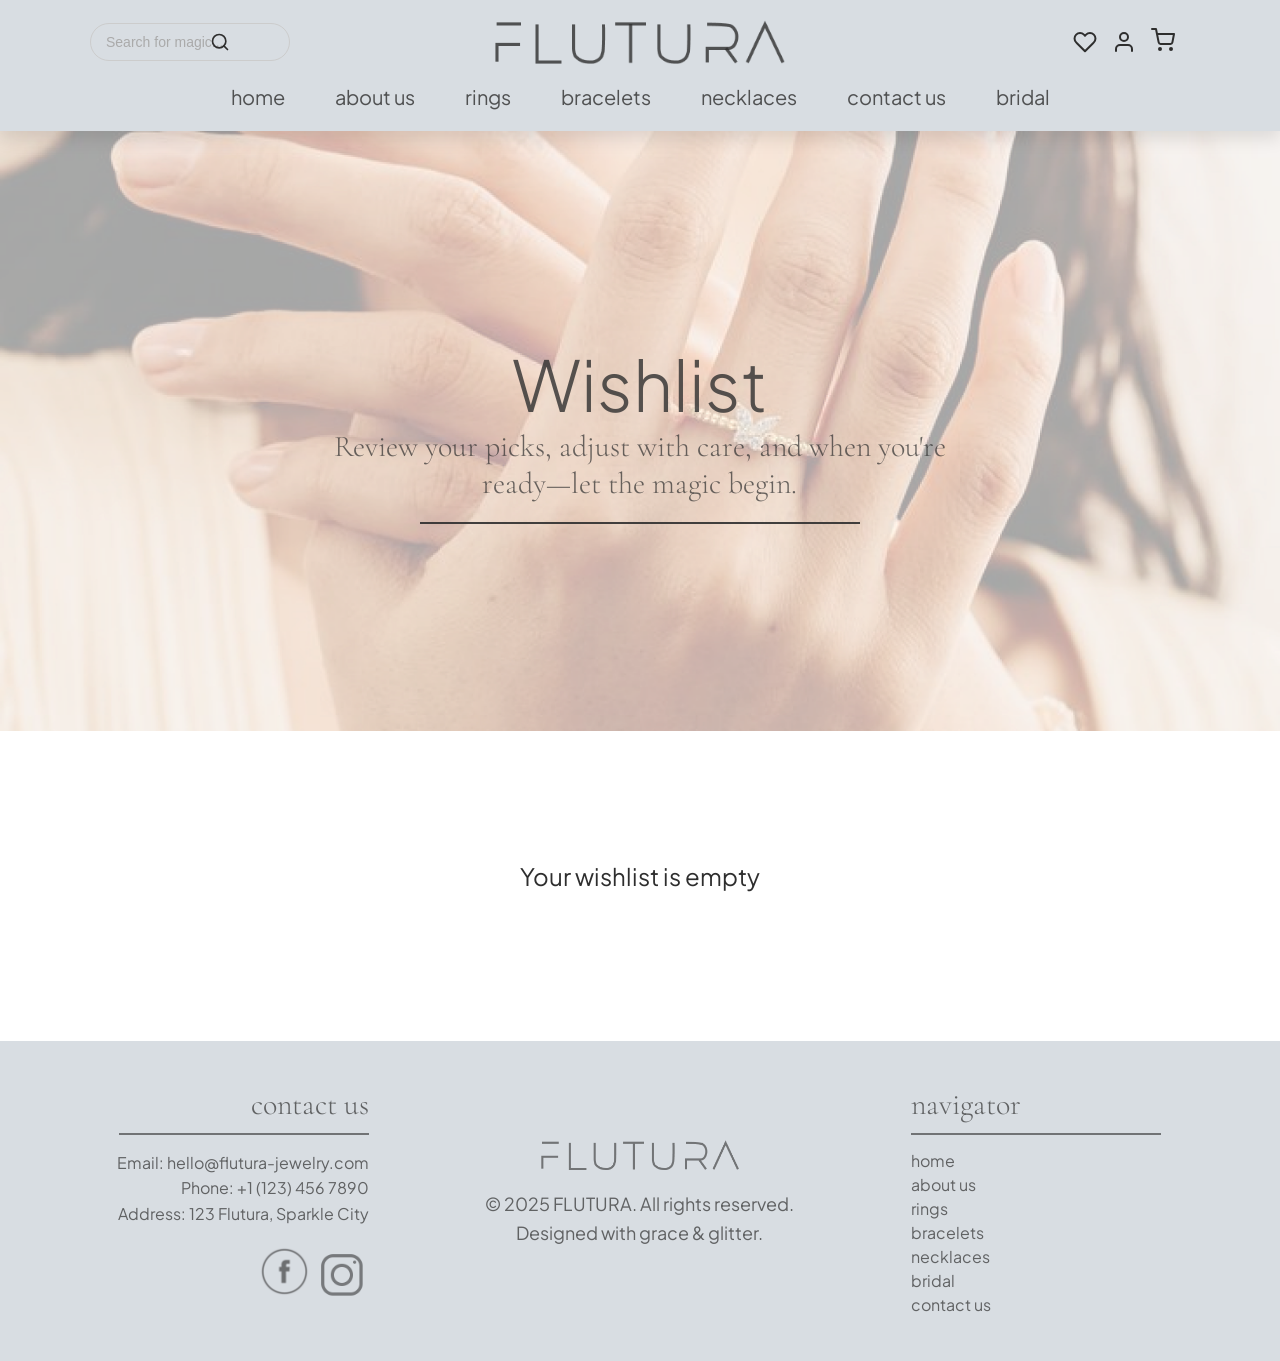
<file: wishlist.html>
<!DOCTYPE html>
<html lang="en">
<head>
    <meta charset="UTF-8">
    <meta name="viewport" content="width=device-width, initial-scale=1.0">
    <title>Wishlist</title>
    <link rel="stylesheet" href="wishlist.css">
    <link rel="preconnect" href="https://fonts.googleapis.com">
    <link rel="preconnect" href="https://fonts.gstatic.com" crossorigin>
    <link
        href="https://fonts.googleapis.com/css2?family=Danfo&family=Inconsolata:wght@200..900&family=Inter:ital,opsz,wght@0,14..32,100..900;1,14..32,100..900&family=Karla:ital,wght@0,200..800;1,200..800&family=Kodchasan:ital,wght@0,200;0,300;0,400;0,500;0,600;0,700;1,200;1,300;1,400;1,500;1,600;1,700&family=Libre+Franklin:ital,wght@0,100..900;1,100..900&family=Nunito:ital,wght@0,200..1000;1,200..1000&family=Plus+Jakarta+Sans:ital,wght@0,200..800;1,200..800&family=Roboto:ital,wght@0,100;0,300;0,400;0,500;0,700;0,900;1,100;1,300;1,400;1,500;1,700;1,900&family=Source+Code+Pro:ital,wght@0,200..900;1,200..900&family=Source+Sans+3:ital,wght@0,200..900;1,200..900&display=swap"
        rel="stylesheet">
    <link rel="preconnect" href="https://fonts.googleapis.com">
    <link rel="preconnect" href="https://fonts.gstatic.com" crossorigin>
    <link
        href="https://fonts.googleapis.com/css2?family=Cormorant+Garamond:ital,wght@0,300..700;1,300..700&family=Danfo&family=Inconsolata:wght@200..900&family=Inter:ital,opsz,wght@0,14..32,100..900;1,14..32,100..900&family=Karla:ital,wght@0,200..800;1,200..800&family=Kodchasan:ital,wght@0,200;0,300;0,400;0,500;0,600;0,700;1,200;1,300;1,400;1,500;1,600;1,700&family=Libre+Franklin:ital,wght@0,100..900;1,100..900&family=Nunito:ital,wght@0,200..1000;1,200..1000&family=Plus+Jakarta+Sans:ital,wght@0,200..800;1,200..800&family=Roboto:ital,wght@0,100;0,300;0,400;0,500;0,700;0,900;1,100;1,300;1,400;1,500;1,700;1,900&family=Source+Code+Pro:ital,wght@0,200..900;1,200..900&family=Source+Sans+3:ital,wght@0,200..900;1,200..900&display=swap"
        rel="stylesheet">

    <style>
        
    </style>

    <script type="module">
        import header from "../header.js";
        document.getElementById("header-container").innerHTML = header();

        document.getElementById("wish-list-btn").addEventListener("click", () => {
            window.open("wishlist.html");
        });
    </script>
</head>
<body>
    <span id="header-container"></span>

    <!-- Cart Overlay -->
    <div class="cart-overlay" id="cartOverlay">
        <div class="cart-sidebar">
            <div class="cart-header">
                <h2>
                    Shopping Cart
                    <button class="cart-close" id="cartClose">&times;</button>
                </h2>
            </div>
            <div class="cart-content" id="cartContent">
            </div>
            <div class="cart-footer" id="cartFooter">
                <div class="cart-total">
                    <span class="cart-total-label">Total:</span>
                    <span class="cart-total-amount" id="cartTotalAmount">$0</span>
                </div>
                <button class="checkout-btn">Proceed to Checkout</button>
            </div>
        </div>
    </div>

    <section>
        <div class="main-img">
            <div class="s1-container">
                <div class="s1-text">
                    <div class="hp">
                        <h3>Wishlist</h3>
                        <p>Review your picks, adjust with care, and when you're ready—let the magic begin.</p>
                    </div>
                    <hr>
                </div>
            </div>
        </div>
    </section>

    <section class="s2">
        <div class="all-fav"></div>
    </section>

    <footer>
    <div class="footer-back">
      <div class="div-mare">
        <div class="f-left">
          <h5>contact us</h5>
          <hr>
          <p>Email: hello@flutura-jewelry.com<br>
            Phone: +1 (123) 456 7890<br>
            Address: 123 Flutura, Sparkle City</p>
          <div class="social-icons">
            <img src="images/face.svg" alt="Facebook">
            <img src="images/ig.svg" alt="Instagram">
          </div>
        </div>

        <div class="f-center">
          <img src="images/grey.png" alt="FLUTURA Logo" class="footer-logo">
          <p>© 2025 FLUTURA. All rights reserved.<br>
            Designed with grace & glitter.</p>
        </div>

        <div class="f-right">
          <h5>navigator</h5>
          <hr>
          <nav class="small-menu">
            <ul>
              <li><a href="#">home</a></li>
              <li><a href="#">about us</a></li>
              <li><a href="#">rings</a></li>
              <li><a href="#">bracelets</a></li>
              <li><a href="#">necklaces</a></li>
              <li><a href="#">bridal</a></li>
              <li><a href="#">contact us</a></li>
            </ul>
          </nav>
        </div>
      </div>
    </div>
  </footer>

    <script>
        document.addEventListener("DOMContentLoaded", () => {
            const mobileMenuToggle = document.querySelector(".mobile-menu-toggle");
            const navMenu = document.querySelector(".nav-menu");

            if (mobileMenuToggle && navMenu) {
                mobileMenuToggle.addEventListener("click", function () {
                    this.classList.toggle("active");
                    navMenu.classList.toggle("active");
                });

                const navLinks = document.querySelectorAll(".nav-menu a");
                navLinks.forEach((link) => {
                    link.addEventListener("click", () => {
                        mobileMenuToggle.classList.remove("active");
                        navMenu.classList.remove("active");
                    });
                });

                document.addEventListener("click", (event) => {
                    if (!mobileMenuToggle.contains(event.target) && !navMenu.contains(event.target)) {
                        mobileMenuToggle.classList.remove("active");
                        navMenu.classList.remove("active");
                    }
                });
            }

            initializeCart();
            loadWishlistItems();
        });

        let cart_arr = [];
        let cnt_cart = 0;

        function initializeCart() {
            const savedCart = localStorage.getItem('flutura_cart');
            if (savedCart) {
                cart_arr = JSON.parse(savedCart);
                cnt_cart = cart_arr.length;
                updateCartBadge();
            }

            const cartOverlay = document.getElementById('cartOverlay');
            const cartClose = document.getElementById('cartClose');
            
            document.addEventListener('click', (e) => {
                if (e.target.closest('#cart-icon') || e.target.closest('.icon.desktop-only:last-child')) {
                    openCart();
                }
            });

            cartClose.addEventListener('click', closeCart);
            cartOverlay.addEventListener('click', (e) => {
                if (e.target === cartOverlay) {
                    closeCart();
                }
            });
        }

        function openCart() {
            const cartOverlay = document.getElementById('cartOverlay');
            cartOverlay.classList.add('active');
            document.body.style.overflow = 'hidden';
            renderCartItems();
        }

        function closeCart() {
            const cartOverlay = document.getElementById('cartOverlay');
            cartOverlay.classList.remove('active');
            document.body.style.overflow = 'auto';
        }

        function addToCart(item) {
            const existingItemIndex = cart_arr.findIndex(cartItem => cartItem.name === item.name);
            
            if (existingItemIndex > -1) {
                cart_arr[existingItemIndex].quantity += 1;
            } else {
                cart_arr.push({
                    ...item,
                    quantity: 1
                });
            }
            
            cnt_cart = cart_arr.reduce((total, item) => total + item.quantity, 0);
            updateCartBadge();
            saveCartToStorage();
        }

        function removeFromCart(itemName) {
            cart_arr = cart_arr.filter(item => item.name !== itemName);
            cnt_cart = cart_arr.reduce((total, item) => total + item.quantity, 0);
            updateCartBadge();
            saveCartToStorage();
            renderCartItems();
        }

        function updateQuantity(itemName, newQuantity) {
            if (newQuantity <= 0) {
                removeFromCart(itemName);
                return;
            }
            
            const itemIndex = cart_arr.findIndex(item => item.name === itemName);
            if (itemIndex > -1) {
                cart_arr[itemIndex].quantity = newQuantity;
                cnt_cart = cart_arr.reduce((total, item) => total + item.quantity, 0);
                updateCartBadge();
                saveCartToStorage();
                renderCartItems();
            }
        }

        function updateCartBadge() {
            const cartCountElem = document.getElementById("cart-count");
            if (cartCountElem) {
                cartCountElem.textContent = cnt_cart;
                cartCountElem.style.display = cnt_cart > 0 ? "inline-block" : "none";
            }
        }

        function saveCartToStorage() {
            localStorage.setItem('flutura_cart', JSON.stringify(cart_arr));
        }

        function calculateTotal() {
            return cart_arr.reduce((total, item) => {
                return total + (parseFloat(item.price) * item.quantity);
            }, 0);
        }

        function renderCartItems() {
            const cartContent = document.getElementById('cartContent');
            const cartTotalAmount = document.getElementById('cartTotalAmount');
            
            if (cart_arr.length === 0) {
                cartContent.innerHTML = `
                    <div class="cart-empty">
                        <div class="cart-empty-icon">🛒</div>
                        <h3>Your cart is empty</h3>
                        <p>Add some beautiful jewelry to get started!</p>
                    </div>
                `;
                cartTotalAmount.textContent = '$0';
                return;
            }

            cartContent.innerHTML = cart_arr.map(item => `
                <div class="cart-item">
                    <div class="cart-item-image" style="background-image: url('${item.url}')"></div>
                    <div class="cart-item-details">
                        <h4 class="cart-item-name">${item.name}</h4>
                        <p class="cart-item-price">$${item.price}</p>
                        <div class="cart-item-actions">
                            <div class="quantity-controls">
                                <button class="quantity-btn" onclick="updateQuantity('${item.name}', ${item.quantity - 1})">−</button>
                                <span class="quantity-display">${item.quantity}</span>
                                <button class="quantity-btn" onclick="updateQuantity('${item.name}', ${item.quantity + 1})">+</button>
                            </div>
                            <button class="remove-item" onclick="removeFromCart('${item.name}')">Remove</button>
                        </div>
                    </div>
                </div>
            `).join('');

            const total = calculateTotal();
            cartTotalAmount.textContent = `$${total.toFixed(2)}`;
        }

        function loadWishlistItems() {
            const savedWishlist = localStorage.getItem('flutura_wishlist');
            const wishlistContainer = document.querySelector('.all-fav');
            
            if (!savedWishlist) {
                wishlistContainer.innerHTML = '<p style="text-align: center; font-size: 24px; color: var(--text); margin: 50px 0;">Your wishlist is empty</p>';
                return;
            }

            const wishlistData = JSON.parse(savedWishlist);
            const wish_list_arr_bool = wishlistData.wish_list_arr_bool || [];
            const rings_data = wishlistData.rings_data || [];
            
            wishlistContainer.innerHTML = '';
            
            wish_list_arr_bool.forEach((isFavorited, index) => {
                if (isFavorited === 1 && rings_data[index]) {
                    const item = rings_data[index];
                    const wishlistItem = createWishlistItem(item, index);
                    wishlistContainer.appendChild(wishlistItem);
                }
            });
            
            if (wishlistContainer.children.length === 0) {
                wishlistContainer.innerHTML = '<p style="text-align: center; font-size: 24px; color: var(--text); margin: 50px 0;">Your wishlist is empty</p>';
            }
        }

        function createWishlistItem(item, index) {
            const div = document.createElement('div');
            div.className = 'big';
            div.innerHTML = `
                <div class="left">
                    <div class="remove" onclick="removeFromWishlist(${index})">
                        <img src="images/x.png" alt="">Remove
                    </div>
                </div>
                <div>
                    <div class="fav-img" style="background-image: url('${item.url}')"></div>
                    <div class="fav-details">
                        <h4>${item.name}</h4>
                        <p>$${item.price}</p>
                        <button class="cart">
                            <img src="images/cart_icon.png" alt="">ADD TO CART
                        </button>
                    </div>
                </div>
            `;

            div.getElementsByClassName("cart")[0].addEventListener("click", () => {
                addToCart(item);
                
                const button = div.getElementsByClassName("cart")[0];
                const originalText = button.innerHTML;
                button.innerHTML = '<img src="images/cart_icon.png" alt="">ADDED!';
                button.style.backgroundColor = '#4caf50';
                button.style.borderColor = '#4caf50';
                button.style.color = 'white';
                
                setTimeout(() => {
                    button.innerHTML = originalText;
                    button.style.backgroundColor = '';
                    button.style.borderColor = '';
                    button.style.color = '';
                }, 1500);
            });

            return div;
        }

        function removeFromWishlist(index) {
            const savedWishlist = localStorage.getItem('flutura_wishlist');
            if (savedWishlist) {
                const wishlistData = JSON.parse(savedWishlist);
                wishlistData.wish_list_arr_bool[index] = 0;
                wishlistData.cnt_wish = Math.max(0, wishlistData.cnt_wish - 1);
                
                localStorage.setItem('flutura_wishlist', JSON.stringify(wishlistData));
                loadWishlistItems();
                
                console.log('Item removed from wishlist');
            }
        }

        window.updateQuantity = updateQuantity;
        window.removeFromCart = removeFromCart;
        window.removeFromWishlist = removeFromWishlist;
    </script>
</body>
</html>
</file>
<file: home.css>
:root {
      --opacity: rgba(46, 46, 46, 1);
      --text:#2E2E2E;
      --back:#D8DDE2;
    }

    * {
      margin: 0;
      padding: 0;
      box-sizing: border-box;
    }

    html{
      overflow-x: hidden;
    }

    body {
      font-family: 'Plus Jakarta Sans', sans-serif;
    }


    .main-header {
            background-color: #D8DDE2;
            padding: 20px;
            position: sticky;
            top: 0;
            z-index: 1000;
            box-shadow: 0px 8px 16px rgba(0, 0, 0, 0.1);
        }

        .top-header {
            display: flex;
            justify-content: space-between;
            align-items: center;
        }

        .search-wrapper {
            flex: 1;
            top: 10px;
            margin-left: 70px;
        }

        .logo-wrapper {
            flex: 1;
            display: flex;
            justify-content: center;
        }

        .icons-wrapper {
            flex: 1;
            display: flex;
            justify-content: flex-end;
            gap: 15px;
            margin-right: 70px;
            height: inherit;
            align-items: center;
        }

        .search-bar {
            max-width: 200px;
            width: 100%;
            padding: 10px 15px;
            border: 1px solid #ccc;
            border-radius: 25px;
            font-size: 14px;
            position: relative;
            background-color: transparent;
            color: #333;
            outline: none;
            transition: box-shadow 0.3s ease, border-color 0.3s ease;
        }

        .search-bar::placeholder {
            color: #aaa;
        }

        .search-bar:hover {
            box-shadow: 0 2px 8px rgba(0, 0, 0, 0.15);
            border-color: #999;
        }

        .lupa {
            border: none;
            background: none;
            z-index: 1;
            content: "";
            position: absolute;
            right: 82%;
            top: 24.5%;
            /* metoda andreea */
        }

        .lupa svg {
            width: 20px;
            height: 20px;
            color: var(--text);
        }

        .logo {
            height: 44px;
            object-fit: contain;
        }

        .icon {
            width: 24px;
            height: 24px;
            cursor: pointer;
            transition: transform 0.2s ease, box-shadow 0.3s ease;
            color: var(--text);
        }

        .icon:hover {
            transform: scale(1.1);
            box-shadow: 0 2px 6px rgba(0, 0, 0, 0.15);
        }

        .nav-menu {
            margin-top: 20px;
            text-align: center;
        }

        .nav-menu ul {
            list-style: none;
            display: inline-flex;
            flex-wrap: wrap;
            gap: 50px;
        }

        .nav-menu a {
            text-decoration: none;
            color: rgba(46, 46, 46, 0.8);
            font-size: 20px;
            position: relative;
            transition: color 0.3s ease;
        }

        .nav-menu a:hover {
            color: #888;
        }

        .nav-menu a::after {
            content: '';
            display: block;
            width: 0%;
            height: 2px;
            background: #aaa;
            transition: width 0.3s;
            margin: auto;
        }

        .nav-menu a:hover::after {
            width: 100%;
        }

    .main-section {
      display: flex;
      width: 100%;
      height: 100vh;
      overflow: hidden;
    }

    .main-section img {
      width: 100%;
    }

    .left {
      width: 100%;
    }

    .right {
      background-image: url("images/main\ right.svg");
      width: 100%;
    }

    .right-text {
      height: 100vh;
      display: flex;
      flex-direction: column;
      justify-content: center;
      align-items: center;
    }

    .blue-btn {
      width: 324px;
      height: 70px;
      margin-top: 73px;
      background-color: #dce2ea;
      border: 4px solid #C1C9D3;
      border-radius: 30px;
      cursor: pointer;
      font-size: 23px;
      box-shadow: 1px 2px 4px rgba(0, 0, 0, 0.1);
      font-family: 'Plus Jakarta Sans';
      color: rgba(46, 46, 46, 0.7);
      cursor: pointer;
      transition: all 0.3s ease;
    }

    .blue-btn:hover{
      background-color: #cfd6df;
      box-shadow: 0 2px 10px rgba(46, 46, 46, 0.2);
    }

    .right-text p {
      position: relative;
      text-align: center;
      font-size: 40px;
      font-family: 'Cormorant Garamond';
      color: rgba(46, 46, 46, 0.6);
    }

    .right-text p img {
      width: 45px;
      height: 80px;
      position: absolute;
      content: "";
      top: 20px;
      left: 320px;
    }

    .right-text hr {
      width: 360px;
      margin-top: 20px;
      border: 1px solid #999;
    }

    .left-rectangle {
      background-color: #D8DDE2;
      width: 50%;
      width: 100%;
    }

    .right-pictures {
      width: 100%;
      display: flex;
      flex-direction: column;
      gap: 35px;
    }

    .right-pictures .imag {
      margin-left: 35px;
      width: 100%;
      height: calc(50vh - 17.5px);
      background-image: url("images/right\ 1.png");
      background-size: 100%;
      background-repeat: no-repeat;
    }

    .right-pictures .imag:nth-child(2) {
      margin-top: 0;
      background-image: url("images/right\ 2.png");
    }

    .section-2 {
      margin-top: 42px;
      display: flex;
      height: 100vh;
      overflow: hidden;
    }

    .culoare {
      background-color: #D8DDE2;
      width: 408px;
      height: 80px;
      border-radius: 0 0 20px 20px;
    }

    .item-picture {
      background-color: #D8DDE2;
      width: 408px;
      height: 385px;
      border-radius: 20px 20px 0 0;
      z-index: -1000;
    }
    .item-picture img{
      padding: 2%;
    }
    .item-picture div {
      background-repeat: no-repeat;
      background-size: cover;
      border-radius: 20px 20px 0 0;
      display: flex;
      justify-content: right;
      align-items: flex-start;
    }

    .item-picture svg {
      width: 37px;
      height: auto;
      margin: 8px;
    }

    .item1:hover {
      border: 2px solid rgba(46, 46, 46, 0.4); 
      border-radius: 20px;
      transform: scale(1.03); 
      box-shadow: 0 10px 20px rgba(0, 0, 0, 0.1);
    }

    .item1{
      transition: transform 0.3s ease;
      cursor: pointer;
    }

    .msg-1:hover {
      border: 2px solid rgba(46, 46, 46, 0.4); 
      border-radius: 20px;
      transform: scale(1.03); 
      box-shadow: 0 10px 20px rgba(0, 0, 0, 0.1);
    }

    .msg-1{
      transition: all 0.3s ease;
      cursor: pointer;
    }

    .culoare {
      display: flex;
      justify-content: space-around;
      align-items: center;
      font-family: 'Cormorant Garamond';
      color: rgba(46, 46, 46, 0.9);
      font-size: 22px;
    }

    .all-items {
      display: flex;
      justify-content: space-between;
      width: 90%;
      margin: 0 auto;
    }

    .section2-text p {
      font-family: 'Cormorant Garamond';
      font-size: 40px;
      color: var(--text);
    }

    .left-rectangle{
      display: flex;
      justify-content: center;
      align-items:  center;
      text-align: center;
    }

    .section-3{
      margin-top: 100px;
      position: relative;
    }
/*
    .section-3::after{
      background-image: url(/placeholder.svg?height=60&width=60);
      background-size: cover;
      position: absolute;
      content: "";
      width: 60px;
      height: 60px;
      left: 38.4%;
      top: -3%;
    }

    .section-3 .fluturash1::after{
      background-image: url(/placeholder.svg?height=400&width=400);
      background-size: cover;
      position: absolute;
      content: "";
      width: 400px;
      height: 400px;
      left: 2%;
      top: -35%;
      rotate: 10deg;
    }

    .section-3 .fluturash2::after{
      background-image: url(/placeholder.svg?height=400&width=400);
      background-size: cover;
      position: absolute;
      content: "";
     width: 400px;
      height: 400px;
      left: 70%;
      top: -38%;
      rotate: 25deg;
    }
*/
    .section3-text{
      display: flex;
      justify-content: center;
      align-items:  center;
      text-align: center;
      margin-bottom: 50px;
    }

    .best-sellers{
      font-family: 'Plus Jakarta Sans';
      font-size: 40px;
      color: rgba(46, 46, 46, 0.8);
    }

    .section-4 {
      margin-top: 100px;
      width: 100%;
    }

    .background {
      width: 100%;
      height: 496px;
      background-color:var(--back);
      display: flex;
      justify-content: center;
      align-items: center;
    }

    .align {
      display: flex;
      justify-content: center;
      align-items: center;
      width: 90%;
      max-width: 1200px;
      margin: 0 auto;
    }

    .section4-left {
      width: 40%;
      display: flex;
      justify-content: center;
    }

    .img-heart{
      z-index: 1000;
    }

    .section4-left img {
      width: 340px;
      height: auto;
    }

    .section4-right {
      width: 60%;
      text-align: center;
      display: flex;
      flex-direction: column;
      align-items: center;
      gap: 10px;
    }

    #experts {
      font-family: 'Cormorant Garamond', serif;
      font-size: 46px;
      font-weight: 200;
      color: var(--text);
      margin-bottom: 15px;
    }

    #consultation {
      font-family: 'Plus Jakarta Sans', sans-serif;
      font-size: 26px;
      color: var(--text);
      margin-bottom: 20px;
      line-height: 1.4;
    }

    .section4-right .blue-btn {
      margin-top: 20px;
      width: 378px;
      height: 70px;
      font-size: 26px;
    }

    .msg-1{
      background-color: var(--back);
      width: 408px;
      height: 385px;
      border-radius: 30px;
    }

    .the-text{
      width: 325px;
      height: auto;
      font-family: 'Plus Jakarta Sans';
      font-weight: 200;
      font-size: 18px;
      text-align: justify;
      color: var(--text);
    }

    .msg-1{
      display: flex;
      flex-direction: column;
      justify-content: center;
      align-items: center;
    }

    .txt-1{
      display: flex;
      flex-direction: column;
      gap: 10px;
    }

    .txt-1 img{
      width: 128px;
      height: auto;
    }

    .all-text{
      display: flex;
      flex-direction: column;
      gap: 10px;
    }

    .all-msg{
      display: flex;
      justify-content: space-between;
      width: 90%;
      margin: 0 auto;
    }

    .section-5{
      margin-top: 100px;
    }

    .seciot5-text p{
      font-family: 'Plus Jakarta Sans', sans-serif;
      font-size: 40px;
      font-weight: 300;
      text-align: center;
    }

    .seciot5-text {
    margin-bottom: 50px;
    }

    .section-6 {
      margin-top: 100px;
    }

    .back-6 {
      background-color: #d8dde2;
      width: 100%;
      height: 320px;
      position: relative;
      overflow: hidden;
    }

    .wrapper-6 {
      display: flex;
      justify-content: center;
      align-items: center;
      height: 100%;
      position: relative;
    }

    .text-6 {
      text-align: center;
      max-width: 800px;
      padding: 0 20px;
      z-index: 2;
    }

    .text-6 h2 {
      font-family: "Cormorant Garamond", serif;
      font-size: 40px;
      font-weight: 300;
      color: var(--text);
      margin-bottom: 15px;
    }

    .text-6 p {
      font-family: "Plus Jakarta Sans", sans-serif;
      font-size: 18px;
      font-weight: 300;
      color: var(--text);
      margin-bottom: 30px;
    }

    .for-form {
      width: 100%;
    }

    .for-form form {
      display: flex;
      gap: 15px;
      justify-content: center;
      max-width: 700px;
      margin: 0 auto;
    }

    .for-form input {
      width: 380px;
      height: 55px;
      border-radius: 30px;
      border: 1px solid rgba(46, 46, 46, 0.2);
      background-color: rgba(255, 255, 255, 0.7);
      padding: 0 25px;
      font-family: "Plus Jakarta Sans", sans-serif;
      font-size: 16px;
      color: rgba(46, 46, 46, 0.7);
    }

    .for-form input::placeholder {
      color: rgba(46, 46, 46, 0.5);
    }

    .for-form input:focus {
      outline: none;
      border-color: rgba(46, 46, 46, 0.4);
    }

    .for-form button {
      width: 160px;
      height: 55px;
      border-radius: 30px;
      font-size: 16px;
      background-color: #dce2ea;
      border: 4px solid #C1C9D3;
      border-radius: 30px;
      cursor: pointer;
      box-shadow: 1px 2px 4px rgba(0, 0, 0, 0.1);
      font-family: 'Plus Jakarta Sans';
      color: rgba(46, 46, 46, 0.7);
      cursor: pointer;
      transition: all 0.3s ease;
    }

    .for-form button:hover {
      background-color: rgba(255, 255, 255, 0.9);
    }

    .newsletter-section {
        position: relative;
        overflow: hidden;
    }

   

    .newsletter-section .container {
        position: relative;
        z-index: 2;
    }

    .section-7 {
      margin-top: 60px;
      margin-bottom: 60px;
    }

    .butterflies-left {
      position: absolute;
      left: 0;
      top: 0;
      height: 100%;
      opacity: 0.3;
      z-index: 1;
    }

   

    .all-images {
      display: flex;
      justify-content: space-between;
      align-items: center;
      width: 90%;
      max-width: 1000px;
      margin: 0 auto;
      position: relative;
      z-index: 2;
    }

    .f1 {
      display: flex;
      flex-direction: column;
      align-items: center;
      text-align: center;
      gap: 20px;
      flex: 1;
    }

    .icon-container {
      width: 120px;
      height: 120px;
      display: flex;
      align-items: center;
      justify-content: center;
    }

    .icon-container img {
      max-width: 100%;
      max-height: 100%;
      width: auto;
      height: auto;
      object-fit: contain;
    }

    .all-images p {
      font-family: 'Plus Jakarta Sans', sans-serif;
      font-size: 24px;
      font-weight: 300;
      color: var(--text);
      margin: 0;
      line-height: 1.2;
    }

    .footer-back {
      background-color: var(--back);
      width: 100%;
      height: 320px;
      position: relative;
      overflow: hidden;
      display: flex;
      align-items: center;
      justify-content: center;
    }
/*
    .footer-butterflies-left {
      position: absolute;
      left: 0;
      top: 0;
      height: 100%;
      opacity: 0.3;
      z-index: 1;
    }

    .footer-butterflies-right {
      position: absolute;
      right: 0;
      top: 0;
      height: 100%;
      opacity: 0.3;
      z-index: 1;
    }*/

    .div-mare {
      display: flex;
      justify-content: space-between;
      width: 100%;
      gap: 10%;
      padding: 40px 20px;
    }

    .f-left, .f-center, .f-right {
      display: flex;
      flex-direction: column;
      align-items: center;
      text-align: center;
      width: 100%;
    }

    .f-left {
      align-items: flex-end;
      text-align: right;
    }

    .f-right {
      align-items: flex-start;
      text-align: left;
    }

    .f-left h5, .f-right h5 {
      font-family: 'Cormorant Garamond';
      font-size: 30px;
      font-weight: 300;
      color: rgba(46, 46, 46, 0.8);
      margin-bottom: 10px;
    }

    .f-left hr, .f-right hr {
      width: 100%;
      max-width: 250px;
      height: 2px;
      background-color: rgba(46, 46, 46, 0.6);
      border: none;
      margin-bottom: 15px;
    }

    .f-left p, .f-center p {
      font-family: 'Plus Jakarta Sans', sans-serif;
      font-size: 16px;
      color: var(--text);
      line-height: 1.6;
      margin-bottom: 15px;
    }

    .social-icons {
      display: flex;
      gap: 10px;
      margin-top: 10px;
    }

    .social-icons img {
      width: 40px;
      height: 40px;
      cursor: pointer;
      transition: opacity 0.3s ease;
    }

    .social-icons img:hover {
      opacity: 0.7;
      transform: scale(1.01);
    }

    #heart-sus{
      position: relative;
    }

    #heart-sus::after{
      content: "";
      position: absolute;
      width: 30px;
      height: 30px;
      background-color: red;
      top: 20px;
      left: 0px;
    }

    .f-center {
      display: flex;
      flex-direction: column;
      align-items: center;
      justify-content: center;
      gap: 20px;
    }

    .footer-logo {
      height: 30px;
      width: auto;
    }

    .f-center p {
      font-size: 18px;
      text-align: center;
    }

    .small-menu ul {
      list-style: none;
      padding: 0;
      margin: 0;
      display: flex;
      flex-direction: column;
      gap: 1px;
    }

    .small-menu li{
      width: fit-content;
    }

    .small-menu ul li a {
      font-family: 'Plus Jakarta Sans', sans-serif;
      font-size: 16px;
      color: var(--text);
      text-decoration: none;
      transition: opacity 0.3s ease;
    }

    .small-menu ul li a:hover {
      opacity: 0.7;
    }

    .small-menu a:hover {
      color: #727272;
    }

    .small-menu a::after {
      content: '';
      display: block;
      width: 0%;
      height: 2px;
      background: #aaa;
      transition: width 0.3s;
      margin: auto;
    }

    .small-menu a:hover::after {
      width: 100%;
    }

     .mobile-menu-toggle {
            display: none;
            background: none;
            border: none;
            cursor: pointer;
            padding: 8px;
            z-index: 1001;
            position: relative;
        }

        .hamburger {
            width: 20px;
            height: 16px;
            position: relative;
            transform: rotate(0deg);
            transition: .3s ease-in-out;
        }

        .hamburger span {
            display: block;
            position: absolute;
            height: 2px;
            width: 100%;
            background: var(--text);
            border-radius: 2px;
            opacity: 1;
            left: 0;
            transform: rotate(0deg);
            transition: .25s ease-in-out;
        }

        .hamburger span:nth-child(1) {
            top: 0px;
        }

        .hamburger span:nth-child(2) {
            top: 7px;
        }

        .hamburger span:nth-child(3) {
            top: 14px;
        }

        .mobile-menu-toggle.active .hamburger span:nth-child(1) {
            top: 7px;
            transform: rotate(135deg);
        }

        .mobile-menu-toggle.active .hamburger span:nth-child(2) {
            opacity: 0;
            left: -20px;
        }

        .mobile-menu-toggle.active .hamburger span:nth-child(3) {
            top: 7px;
            transform: rotate(-135deg);
        }

        .desktop-only {
            display: inline-block;
        }

        .mobile-only {
            display: none;
        }

          



    
    /* RESPONSIVE STYLES - 768px and below */
    @media (max-width: 768px) {
        .desktop-only {
                display: none;
            }
            
            .mobile-only {
                display: inline-block;
            }
            
            .main-header {
                padding: 15px 20px;
                position: relative;
            }

            .top-header {
                justify-content: space-between;
                align-items: center;
            }

            .search-wrapper {
                display: none;
            }

            .logo-wrapper {
                flex: none;
                order: 2;
            }

            .icons-wrapper {
                flex: none;
                margin-right: 0;
                transform: none;
                order: 3;
                gap: 10px;
            }

            .mobile-menu-toggle {
                display: block;
                order: 1;
            }

            .nav-menu {
                position: absolute;
                top: 100%;
                left: 0;
                width: 100%;
                background-color: #D8DDE2;
                box-shadow: 0 4px 12px rgba(0, 0, 0, 0.15);
                transform: translateY(-100%);
                opacity: 0;
                visibility: hidden;
                transition: all 0.3s ease;
                margin-top: 0;
                z-index: 999;
            }

            .nav-menu.active {
                transform: translateY(0);
                opacity: 1;
                visibility: visible;
            }

            .nav-menu ul {
                flex-direction: column;
                gap: 0;
                padding: 20px 0;
            }

            .nav-menu li {
                width: 100%;
                text-align: center;
            }

            .nav-menu a {
                display: block;
                padding: 15px 20px;
                font-size: 18px;
                border-bottom: 1px solid rgba(46, 46, 46, 0.1);
                transition: background-color 0.3s ease, color 0.3s ease;
            }

            .nav-menu a:hover {
                background-color: rgba(46, 46, 46, 0.05);
                color: var(--text);
            }

            .nav-menu a::after {
                display: none;
            }

            .logo {
                height: 35px;
            }

            .icon {
                width: 20px;
                height: 20px;
            }

      .main-section {
        flex-direction: column;
        height: auto;
      }

       .right {
        width: 100%;
        height: 70vh;
      }
      .left{
        display: none;
      }
      

      .right-text {
        height: 50vh;
        padding: 20px;
        display: flex;
        flex-direction: column;
        justify-content: center;
        align-items: center;
      }

      .right-text p {
        font-size: 28px;
      }

      .right-text p img {
        width: 35px;
        height: 60px;
        left: 250px;
        top: 15px;
      }

      .right-text hr {
        width: 250px;
      }

      .blue-btn {
        width: 280px;
        height: 60px;
        font-size: 20px;
        margin-top: 40px;
      }

      /* Section 2 adjustments */
      .section-2 {
        flex-direction: column;
        height: auto;
        margin-top: 20px;
      }

      .left-rectangle, .right-pictures {
        width: 100%;
      }

      .left-rectangle {
        padding: 40px 20px;
      }

      .section2-text p {
        font-size: 28px;
      }

      .right-pictures {
        padding: 20px;
        gap: 20px;
      }

      .right-pictures .imag {
        margin-left: 0;
        height: 200px;
      }

      /* Section 3 adjustments */
      .section-3 {
        margin-top: 60px;
      }

      .section-3::after,
      .section-3 .fluturash1::after,
      .section-3 .fluturash2::after {
        display: none;
      }

      .best-sellers {
        font-size: 32px;
      }

      .all-items {
        flex-direction: column;
        gap: 30px;
        align-items: center;
      }

      .item1 {
        width: 100%;
        max-width: 350px;
      }

      .item-picture, .item-picture div, .culoare {
        width: 100%;
        max-width: 350px;
      }

      /* Section 4 adjustments */
      .section-4 {
        margin-top: 60px;
      }

      .background {
        height: auto;
        padding: 40px 20px;
      }

      .align {
        flex-direction: column;
        gap: 30px;
      }

      .section4-left, .section4-right {
        width: 100%;
      }

      .section4-left img {
        width: 250px;
      }

      #experts {
        font-size: 36px;
      }

      #consultation {
        font-size: 20px;
      }

      .section4-right .blue-btn {
        width: 300px;
        height: 60px;
        font-size: 20px;
      }

      /* Section 5 adjustments */
      .section-5 {
        margin-top: 60px;
      }

      .seciot5-text p {
        font-size: 32px;
      }

      .all-msg {
        flex-direction: column;
        gap: 30px;
        align-items: center;
      }

      .msg-1 {
        width: 100%;
        max-width: 350px;
        height: auto;
        padding: 30px 20px;
      }

      .the-text {
        width: 100%;
      }

      /* Section 6 adjustments */
      .section-6 {
        margin-top: 60px;
      }

      .back-6 {
        height: auto;
        padding: 40px 20px;
      }

      .text-6 h2 {
        font-size: 32px;
      }

      .text-6 p {
        font-size: 16px;
      }

      .for-form form {
        flex-direction: column;
        gap: 15px;
        align-items: center;
      }

      .for-form input {
        width: 100%;
        max-width: 300px;
      }

      .for-form button {
        width: 140px;
        height: 50px;
      }

      /* Section 7 adjustments */
      .section-7 {
        margin-top: 40px;
        margin-bottom: 40px;
      }

     

      .all-images {
        flex-direction: column;
        gap: 40px;
      }

      .all-images p {
        font-size: 20px;
      }

      .footer-back {
        height: auto;
        padding: 40px 20px;
      }

      .div-mare {
        flex-direction: column;
        gap: 30px;
        text-align: center;
      }

      .f-left, .f-right {
        align-items: center;
        text-align: center;
      }

      .f-left h5, .f-right h5 {
        font-size: 24px;
      }

      .small-menu ul {
        align-items: center;
      }
    }

    /* Extra small screens */
    @media (max-width: 480px) {
      .main-header {
        padding: 12px 15px;
      }

      .search-bar {
        width: 200px;
      }

      .logo {
        height: 32px;
      }

      .right-text p {
        font-size: 24px;
      }

      .right-text p img {
        width: 30px;
        height: 50px;
        left: 200px;
      }

      .blue-btn {
        width: 250px;
        height: 55px;
        font-size: 18px;
      }

      .section2-text p {
        font-size: 24px;
      }

      .best-sellers {
        font-size: 28px;
      }

      #experts {
        font-size: 32px;
      }

      #consultation {
        font-size: 18px;
      }

      .text-6 h2 {
        font-size: 28px;
      }

      .all-images p {
        font-size: 18px;
      }
    }
</file>
<file: aboutus.css>
:root {
  --opacity: rgba(46, 46, 46, 1);
  --text: #2E2E2E;
  --back: #D8DDE2;
}

* {
  margin: 0;
  padding: 0;
  box-sizing: border-box;
}

html {
  overflow-x: hidden;
}

body {
  font-family: 'Plus Jakarta Sans', sans-serif;
}

.main-header {
  background-color: #D8DDE2;
  padding: 20px;
  position: sticky;
  top: 0;
  z-index: 1000;
  box-shadow: 0px 8px 16px rgba(0, 0, 0, 0.1);
}

.top-header {
  display: flex;
  justify-content: space-between;
  align-items: center;
}

.search-wrapper {
  flex: 1;
  top: 10px;
  margin-left: 70px;
}

.logo-wrapper {
  flex: 1;
  display: flex;
  justify-content: center;
}

.icons-wrapper {
  flex: 1;
  display: flex;
  justify-content: flex-end;
  gap: 15px;
  margin-right: 70px;
  height: inherit;
  align-items: center;
}

.search-bar {
  max-width: 200px;
  width: 100%;
  padding: 10px 15px;
  border: 1px solid #ccc;
  border-radius: 25px;
  font-size: 14px;
  position: relative;
  background-color: transparent;
  color: #333;
  outline: none;
  transition: box-shadow 0.3s ease, border-color 0.3s ease;
}

.search-bar::placeholder {
  color: #aaa;
}

.search-bar:hover {
  box-shadow: 0 2px 8px rgba(0, 0, 0, 0.15);
  border-color: #999;
}

.lupa {
  border: none;
  background: none;
  z-index: 1;
  content: "";
  position: absolute;
  right: 82%;
  top: 24.5%;
  /* metoda andreea */
}

.lupa svg {
  width: 20px;
  height: 20px;
  color: var(--text);
}

.logo {
  height: 44px;
  object-fit: contain;
}

.icon {
  width: 24px;
  height: 24px;
  cursor: pointer;
  transition: transform 0.2s ease, box-shadow 0.3s ease;
  color: var(--text);
}

.icon:hover {
  transform: scale(1.1);
  box-shadow: 0 2px 6px rgba(0, 0, 0, 0.15);
}

.nav-menu {
  margin-top: 20px;
  text-align: center;
}

.nav-menu ul {
  list-style: none;
  display: inline-flex;
  flex-wrap: wrap;
  gap: 50px;
}

.nav-menu a {
  text-decoration: none;
  color: rgba(46, 46, 46, 0.8);
  font-size: 20px;
  position: relative;
  transition: color 0.3s ease;
}

.nav-menu a:hover {
  color: #888;
}

.nav-menu a::after {
  content: '';
  display: block;
  width: 0%;
  height: 2px;
  background: #aaa;
  transition: width 0.3s;
  margin: auto;
}

.nav-menu a:hover::after {
  width: 100%;
}

.main-img {
  background-image: url(images/ab_main.png);
  background-repeat: no-repeat;
  background-size: cover;
  width: 100%;
  height: 600px;
  display: flex;
  flex-direction: column;
  text-align: center;
  justify-content: center;
  align-items: center;
}

.s1-text h3 {
  font-family: 'Plus Jakarta Sans', sans-serif;
  font-size: 80px;
  font-weight: 200;
  color: rgba(46, 46, 46, 0.8);
}

.s1-text p {
  font-family: 'Cormorant Garamond';
  font-size: 40px;
  font-weight: 200;
  color: rgba(46, 46, 46, 0.7);
}

.s1-text hr {
  width: 440px;
  height: 2px;
  background-color: rgba(46, 46, 46, 0.9);
  border: none;
}

.s1-text {
  display: flex;
  flex-direction: column;
  text-align: center;
  justify-content: center;
  align-items: center;
  gap: 20px;
}

.hp {
  display: flex;
  flex-direction: column;
  text-align: center;
  justify-content: center;
  align-items: center;
  gap: 0px;
}

.s1-container {
  display: flex;
  flex-direction: column;
  text-align: center;
  justify-content: center;
  align-items: center;
}

.s2 {
  width: 100%;
  height: 500px;
}

.s2-text p {
  font-family: 'Plus Jakarta Sans', sans-serif;
  font-size: 32px;
  font-weight: 200;
  color: rgba(46, 46, 46, 0.8);
}

.s2 {
  display: flex;
  flex-direction: column;
  text-align: center;
  justify-content: center;
  align-items: center;
}

.s2-text {
  display: flex;
  flex-direction: column;
  text-align: center;
  justify-content: center;
  align-items: center;
}

.s3-left {
  background-color: var(--back);
  width: 100%;
  height: 700px;
}

.s3-right {
  background-image: url(images/ab1.png);
  background-repeat: no-repeat;
  background-size: cover;
  width: 100%;
  height: 700px;
}

.wrapper3 {
  display: flex;
}

.s3-left h3 {
  font-family: 'Cormorant Garamond';
  font-size: 60px;
  font-weight: 200;
  color: rgba(46, 46, 46, 0.9);
}

.s3-left {
  display: flex;
  flex-direction: column;
  justify-content: center;
  align-items: center;
}

.s3-left p {
  width: 570px;
  height: auto;
  text-align: justify;
  font-family: 'Plus Jakarta Sans', sans-serif;
  font-size: 26px;
  font-weight: 200;
  color: rgba(46, 46, 46, 0.8);
}

.s3-left div {
  display: flex;
  flex-direction: column;
  justify-content: center;
  align-items: center;
}

.s4-right {
  background-color: var(--back);
  width: 100%;
  height: 700px;
}

.s4-left {
  background-image: url(images/ab2.png);
  background-repeat: no-repeat;
  background-size: cover;
  width: 100%;
  height: 700px;
}

.wrapper4 {
  display: flex;
}

.s4-right h3 {
  font-family: 'Cormorant Garamond';
  font-size: 60px;
  font-weight: 200;
  color: rgba(46, 46, 46, 0.9);
}

.s4-right {
  display: flex;
  flex-direction: column;
  justify-content: center;
  align-items: center;
}

.s4-right p {
  width: 570px;
  height: auto;
  text-align: justify;
  font-family: 'Plus Jakarta Sans', sans-serif;
  font-size: 26px;
  font-weight: 200;
  color: rgba(46, 46, 46, 0.8);
}

.s4-left div {
  display: flex;
  flex-direction: column;
  justify-content: center;
  align-items: center;
}

footer {
  margin-top: 100px;
}

.footer-back {
  background-color: var(--back);
  width: 100%;
  height: 320px;
  position: relative;
  overflow: hidden;
  display: flex;
  align-items: center;
  justify-content: center;
}

.footer-butterflies-left {
  position: absolute;
  left: 0;
  top: 0;
  height: 100%;
  opacity: 0.3;
  z-index: 1;
}

.footer-butterflies-right {
  position: absolute;
  right: 0;
  top: 0;
  height: 100%;
  opacity: 0.3;
  z-index: 1;
}

.div-mare {
  display: flex;
  justify-content: space-between;
  align-items: center;
  width: 90%;
  max-width: 1200px;
  padding: 40px 20px;
}

.f-left,
.f-center,
.f-right {
  flex: 1;
  display: flex;
  flex-direction: column;
  align-items: center;
  text-align: center;
}

.f-left {
  align-items: flex-start;
  text-align: left;
}

.f-right {
  align-items: flex-end;
  text-align: right;
}

.f-left h5,
.f-right h5 {
  font-family: 'Cormorant Garamond';
  font-size: 30px;
  font-weight: 300;
  color: rgba(46, 46, 46, 0.8);
  margin-bottom: 10px;
}

.f-left hr,
.f-right hr {
  width: 100%;
  max-width: 250px;
  height: 2px;
  background-color: rgba(46, 46, 46, 0.6);
  border: none;
  margin-bottom: 15px;
}

.f-left p,
.f-center p {
  font-family: 'Plus Jakarta Sans', sans-serif;
  font-size: 16px;
  color: var(--text);
  line-height: 1.6;
  margin-bottom: 15px;
}

.social-icons {
  display: flex;
  gap: 10px;
  margin-top: 10px;
}

.social-icons img {
  width: 40px;
  height: 40px;
  cursor: pointer;
  transition: opacity 0.3s ease;
}

.social-icons img:hover {
  opacity: 0.7;
  transform: scale(1.01);
}

.f-center {
  display: flex;
  flex-direction: column;
  align-items: center;
  justify-content: center;
  gap: 20px;
}

.footer-logo {
  height: 30px;
  width: auto;
}

.f-center p {
  font-size: 18px;
  text-align: center;
}

.small-menu ul {
  list-style: none;
  padding: 0;
  margin: 0;
  display: flex;
  flex-direction: column;
  gap: 8px;
}

.small-menu ul li a {
  font-family: 'Plus Jakarta Sans', sans-serif;
  font-size: 16px;
  color: var(--text);
  text-decoration: none;
  transition: opacity 0.3s ease;
}

.small-menu ul li a:hover {
  opacity: 0.7;
}

.small-menu a:hover {
  color: #727272;
}

.small-menu a::after {
  content: '';
  display: block;
  width: 0%;
  height: 2px;
  background: #aaa;
  transition: width 0.3s;
  margin: auto;
}

.small-menu a:hover::after {
  width: 100%;
}

.mobile-menu-toggle {
  display: none;
  background: none;
  border: none;
  cursor: pointer;
  padding: 8px;
  z-index: 1001;
  position: relative;
}

.hamburger {
  width: 20px;
  height: 16px;
  position: relative;
  transform: rotate(0deg);
  transition: .3s ease-in-out;
}

.hamburger span {
  display: block;
  position: absolute;
  height: 2px;
  width: 100%;
  background: var(--text);
  border-radius: 2px;
  opacity: 1;
  left: 0;
  transform: rotate(0deg);
  transition: .25s ease-in-out;
}

.hamburger span:nth-child(1) {
  top: 0px;
}

.hamburger span:nth-child(2) {
  top: 7px;
}

.hamburger span:nth-child(3) {
  top: 14px;
}

.mobile-menu-toggle.active .hamburger span:nth-child(1) {
  top: 7px;
  transform: rotate(135deg);
}

.mobile-menu-toggle.active .hamburger span:nth-child(2) {
  opacity: 0;
  left: -20px;
}

.mobile-menu-toggle.active .hamburger span:nth-child(3) {
  top: 7px;
  transform: rotate(-135deg);
}

.desktop-only {
  display: inline-block;
}

.mobile-only {
  display: none;
}

@media (max-width: 768px) {
  .desktop-only {
    display: none;
  }

  .mobile-only {
    display: inline-block;
  }

  .main-header {
    padding: 15px 20px;
    position: relative;
  }

  .top-header {
    justify-content: space-between;
    align-items: center;
  }

  .search-wrapper {
    display: none;
  }

  .logo-wrapper {
    flex: none;
    order: 2;
  }

  .icons-wrapper {
    flex: none;
    margin-right: 0;
    transform: none;
    order: 3;
    gap: 10px;
  }

  .mobile-menu-toggle {
    display: block;
    order: 1;
  }

  .nav-menu {
    position: absolute;
    top: 100%;
    left: 0;
    width: 100%;
    background-color: #D8DDE2;
    box-shadow: 0 4px 12px rgba(0, 0, 0, 0.15);
    transform: translateY(-100%);
    opacity: 0;
    visibility: hidden;
    transition: all 0.3s ease;
    margin-top: 0;
    z-index: 999;
  }

  .nav-menu.active {
    transform: translateY(0);
    opacity: 1;
    visibility: visible;
  }

  .nav-menu ul {
    flex-direction: column;
    gap: 0;
    padding: 20px 0;
  }

  .nav-menu li {
    width: 100%;
    text-align: center;
  }

  .nav-menu a {
    display: block;
    padding: 15px 20px;
    font-size: 18px;
    border-bottom: 1px solid rgba(46, 46, 46, 0.1);
    transition: background-color 0.3s ease, color 0.3s ease;
  }

  .nav-menu a:hover {
    background-color: rgba(46, 46, 46, 0.05);
    color: var(--text);
  }

  .nav-menu a::after {
    display: none;
  }

  .logo {
    height: 35px;
  }

  .icon {
    width: 20px;
    height: 20px;
  }

  /* Hero section responsive */
  .main-img {
    height: 400px;
    padding: 20px;
  }

  .s1-text h3 {
    font-size: 48px;
  }

  .s1-text p {
    font-size: 24px;
    line-height: 1.4;
  }

  .s1-text p br {
    display: none;
  }

  .s1-text hr {
    width: 280px;
  }

  /* Section 2 responsive */
  .s2 {
    height: auto;
    padding: 60px 20px;
  }

  .s2-text p {
    font-size: 20px;
    line-height: 1.6;
    max-width: 100%;
  }

  .s2-text p br {
    display: none;
  }

  /* Sections 3 & 4 responsive */
  .wrapper3,
  .wrapper4 {
    flex-direction: column;
  }

  .s3-left,
  .s3-right,
  .s4-left,
  .s4-right {
    height: 400px;
    padding: 40px 20px;
  }

  .s3-left h3,
  .s4-right h3 {
    font-size: 40px;
    margin-bottom: 20px;
  }

  .s3-left p,
  .s4-right p {
    width: 100%;
    max-width: 100%;
    font-size: 18px;
    text-align: center;
  }

  /* Footer responsive */
  footer {
    margin-top: 60px;
  }

  .footer-back {
    height: auto;
    padding: 40px 20px;
  }

  .div-mare {
    flex-direction: column;
    gap: 30px;
    text-align: center;
  }

  .f-left,
  .f-right {
    align-items: center;
    text-align: center;
  }

  .f-left h5,
  .f-right h5 {
    font-size: 24px;
  }

  .small-menu ul {
    align-items: center;
  }
}

/* Extra small screens */
@media (max-width: 480px) {
  .main-header {
    padding: 10px 15px;
  }

  .search-bar {
    width: 200px;
  }

  .logo {
    height: 32px;
  }

  .main-img {
    height: 350px;
  }

  .s1-text h3 {
    font-size: 36px;
  }

  .s1-text p {
    font-size: 20px;
  }

  .s1-text hr {
    width: 200px;
  }

  .s2 {
    padding: 40px 15px;
  }

  .s2-text p {
    font-size: 18px;
  }

  .s3-left,
  .s3-right,
  .s4-left,
  .s4-right {
    height: 350px;
    padding: 30px 15px;
  }

  .s3-left h3,
  .s4-right h3 {
    font-size: 32px;
  }

  .s3-left p,
  .s4-right p {
    font-size: 16px;
  }

  .div-mare {
    padding: 15px;
  }

  .f-left h5,
  .f-right h5 {
    font-size: 20px;
  }

  .small-menu ul {
    gap: 10px;
  }

  .small-menu ul li a {
    font-size: 14px;
  }
}
</file>
<file: contactus.css>
:root {
            --opacity: rgba(46, 46, 46, 1);
            --text: #2E2E2E;
            --back: #D8DDE2;
        }

        * {
            margin: 0;
            padding: 0;
            box-sizing: border-box;
        }

        body {
            font-family: 'Plus Jakarta Sans', sans-serif;
        }

       .main-header {
            background-color: #D8DDE2;
            padding: 20px;
            position: sticky;
            top: 0;
            z-index: 1000;
            box-shadow: 0px 8px 16px rgba(0, 0, 0, 0.1);
        }

        .top-header {
            display: flex;
            justify-content: space-between;
            align-items: center;
        }

        .search-wrapper {
            flex: 1;
            top: 10px;
            margin-left: 70px;
        }

        .logo-wrapper {
            flex: 1;
            display: flex;
            justify-content: center;
        }

        .icons-wrapper {
            flex: 1;
            display: flex;
            justify-content: flex-end;
            gap: 15px;
            margin-right: 70px;
            height: inherit;
            align-items: center;
        }

        .search-bar {
            max-width: 200px;
            width: 100%;
            padding: 10px 15px;
            border: 1px solid #ccc;
            border-radius: 25px;
            font-size: 14px;
            position: relative;
            background-color: transparent;
            color: #333;
            outline: none;
            transition: box-shadow 0.3s ease, border-color 0.3s ease;
        }

        .search-bar::placeholder {
            color: #aaa;
        }

        .search-bar:hover {
            box-shadow: 0 2px 8px rgba(0, 0, 0, 0.15);
            border-color: #999;
        }

        .lupa {
            border: none;
            background: none;
            z-index: 1;
            content: "";
            position: absolute;
            right: 82%;
            top: 24.5%;
            /* metoda andreea */
        }

        .lupa svg {
            width: 20px;
            height: 20px;
            color: var(--text);
        }

        .logo {
            height: 44px;
            object-fit: contain;
        }

        .icon {
            width: 24px;
            height: 24px;
            cursor: pointer;
            transition: transform 0.2s ease, box-shadow 0.3s ease;
            color: var(--text);
        }

        .icon:hover {
            transform: scale(1.1);
            box-shadow: 0 2px 6px rgba(0, 0, 0, 0.15);
        }

        .nav-menu {
            margin-top: 20px;
            text-align: center;
        }

        .nav-menu ul {
            list-style: none;
            display: inline-flex;
            flex-wrap: wrap;
            gap: 50px;
        }

        .nav-menu a {
            text-decoration: none;
            color: rgba(46, 46, 46, 0.8);
            font-size: 20px;
            position: relative;
            transition: color 0.3s ease;
        }

        .nav-menu a:hover {
            color: #888;
        }

        .nav-menu a::after {
            content: '';
            display: block;
            width: 0%;
            height: 2px;
            background: #aaa;
            transition: width 0.3s;
            margin: auto;
        }

        .nav-menu a:hover::after {
            width: 100%;
        }

        .s1-left {
            background-image: url("images/c1.png");
            background-repeat: no-repeat;
            background-size: cover;
            background-position: center;
            width: 100%;
            height: 600px;
        }

        .s1-right {
            background-image: url("images/c2.png");
            width: 100%;
            height: 600px;
            display: flex;
            flex-direction: column;
            justify-content: center;
            align-items: center;
            gap: 40px;
            padding: 40px;
        }

        .s1-right div {
            display: flex;
            flex-direction: column;
            justify-content: center;
            align-items: center;
            gap: 10px;
        }

        .s1-right h4 {
            font-family: 'Plus Jakarta Sans', sans-serif;
            font-size: 40px;
            font-weight: 400;
            color: rgba(46, 46, 46, 0.8);
            text-align: center;
        }

        .s1-right p {
            width: 600px;
            max-width: 100%;
            text-align: center;
            font-family: 'Cormorant Garamond';
            font-size: 26px;
            font-weight: 300;
            color: rgba(46, 46, 46, 0.8);
            line-height: 1.4;
        }

        .both-1 {
            display: flex;
            width: 100%;
        }

        .blue-btn {
            width: 287px;
            height: 70px;
            background-color: #dce2ea;
            border: 4px solid #C1C9D3;
            border-radius: 30px;
            cursor: pointer;
            font-size: 30px;
            box-shadow: 1px 2px 4px rgba(0, 0, 0, 0.1);
            font-family: 'Plus Jakarta Sans';
            color: rgba(46, 46, 46, 0.6);
            transition: all 0.3s ease;
        }

        .blue-btn:hover {
            background-color: #cfd6df;
            box-shadow: 0 2px 10px rgba(46, 46, 46, 0.2);
            transform: translateY(-2px);
        }

        .s2 {
            margin-top: 100px;
        }

        .s2-back {
            background-color: var(--back);
            width: 100%;
            min-height: 600px;
            padding: 80px 0;
        }

        .s2-all {
            display: flex;
            max-width: 1200px;
            margin: 0 auto;
            padding: 0 40px;
            gap: 60px;
            align-items: center;
            min-height: 500px;
        }

        .s2-left {
            flex: 1;
            display: flex;
            justify-content: center;
            align-items: center;
        }

        .contact-info {
            display: flex;
            flex-direction: column;
            gap: 40px;
            width: 100%;
            max-width: 350px;
        }

        .fiecare {
            display: flex;
            flex-direction: column;
            gap: 8px;
        }

        .fiecare h5 {
            font-family: "Cormorant Garamond", serif;
            font-size: 24px;
            font-weight: 400;
            color: rgba(46, 46, 46, 0.9);
            margin: 0;
            letter-spacing: 1px;
        }

        .fiecare p {
            font-family: "Plus Jakarta Sans", sans-serif;
            font-size: 16px;
            font-weight: 300;
            color: rgba(46, 46, 46, 0.8);
            margin: 0;
            line-height: 1.5;
        }

        .social-section {
            gap: 15px;
        }

        .social-icons {
            display: flex;
            gap: 15px;
            align-items: center;
        }

        .social-icons img {
            width: 32px;
            height: 32px;
            cursor: pointer;
            transition: opacity 0.3s ease, transform 0.3s ease;
        }

        .social-icons img:hover {
            opacity: 0.7;
            transform: scale(1.1);
        }

        .divider-line {
            width: 2px;
            height: 400px;
            background-color: rgba(46, 46, 46, 0.3);
            flex-shrink: 0;
        }

        .s2-right {
            flex: 1;
            display: flex;
            justify-content: center;
            align-items: center;
        }

        .form-container {
            width: 100%;
            max-width: 400px;
            display: flex;
            flex-direction: column;
            gap: 25px;
        }

        .form-container form {
            display: flex;
            flex-direction: column;
            gap: 20px;
        }

        .form-container input,
        .form-container textarea {
            width: 100%;
            padding: 15px 20px;
            border: 2px solid rgba(46, 46, 46, 0.2);
            border-radius: 25px;
            background-color: rgba(255, 255, 255, 0.7);
            font-family: "Plus Jakarta Sans", sans-serif;
            font-size: 16px;
            color: rgba(46, 46, 46, 0.8);
            outline: none;
            transition: border-color 0.3s ease, box-shadow 0.3s ease;
        }

        .form-container input::placeholder,
        .form-container textarea::placeholder {
            color: rgba(46, 46, 46, 0.5);
            font-weight: 300;
        }

        .form-container input:focus,
        .form-container textarea:focus {
            border-color: rgba(46, 46, 46, 0.4);
            box-shadow: 0 0 0 3px rgba(46, 46, 46, 0.1);
        }

        .form-container textarea {
            min-height: 120px;
            resize: vertical;
            font-family: "Plus Jakarta Sans", sans-serif;
        }

        .form-container .blue-btn {
            width: 200px;
            height: 55px;
            font-size: 18px;
            align-self: center;
            margin-top: 10px;
        }

        footer {
            margin-top: 100px;
        }

        .footer-back {
            background-color: var(--back);
            width: 100%;
            height: 320px;
            position: relative;
            overflow: hidden;
            display: flex;
            align-items: center;
            justify-content: center;
        }

        .div-mare {
            display: flex;
            justify-content: space-between;
            width: 100%;
            max-width: 1200px;
            gap: 10%;
            padding: 40px 20px;
        }

        .f-left, .f-center, .f-right {
            display: flex;
            flex-direction: column;
            align-items: center;
            text-align: center;
            width: 100%;
        }

        .f-left {
            align-items: flex-end;
            text-align: right;
        }

        .f-right {
            align-items: flex-start;
            text-align: left;
        }

        .f-left h5, .f-right h5 {
            font-family: 'Cormorant Garamond';
            font-size: 30px;
            font-weight: 300;
            color: rgba(46, 46, 46, 0.7);
            margin-bottom: 10px;
        }

        .f-left hr, .f-right hr {
            width: 100%;
            max-width: 250px;
            height: 2px;
            background-color: rgba(46, 46, 46, 0.6);
            border: none;
            margin-bottom: 15px;
        }

        .f-left p, .f-center p{
            font-family: 'Plus Jakarta Sans', sans-serif;
            font-size: 16px;
            color: rgba(46, 46, 46, 0.7);;
            line-height: 1.6;
            margin-bottom: 15px;
        }

        .f-center {
            display: flex;
            flex-direction: column;
            align-items: center;
            justify-content: center;
            gap: 20px;
        }

        .footer-logo {
            height: 30px;
            width: auto;
        }

        .f-center p {
            font-size: 18px;
            text-align: center;
        }

        .small-menu ul {
            list-style: none;
            padding: 0;
            margin: 0;
            display: flex;
            flex-direction: column;
            gap: 1px;
        }

        .small-menu li {
            width: fit-content;
        }

        .small-menu ul li a {
            font-family: 'Plus Jakarta Sans', sans-serif;
            font-size: 16px;
            color: rgba(46, 46, 46, 0.7);;
            text-decoration: none;
            transition: opacity 0.3s ease;
        }

        .small-menu ul li a:hover {
            opacity: 0.7;
        }

        .small-menu a::after {
            content: '';
            display: block;
            width: 0%;
            height: 2px;
            background: #aaa;
            transition: width 0.3s;
        }

        .small-menu a:hover::after {
            width: 100%;
        }

       .mobile-menu-toggle {
            display: none;
            background: none;
            border: none;
            cursor: pointer;
            padding: 8px;
            z-index: 1001;
            position: relative;
        }

        .hamburger {
            width: 20px;
            height: 16px;
            position: relative;
            transform: rotate(0deg);
            transition: .3s ease-in-out;
        }

        .hamburger span {
            display: block;
            position: absolute;
            height: 2px;
            width: 100%;
            background: var(--text);
            border-radius: 2px;
            opacity: 1;
            left: 0;
            transform: rotate(0deg);
            transition: .25s ease-in-out;
        }

        .hamburger span:nth-child(1) {
            top: 0px;
        }

        .hamburger span:nth-child(2) {
            top: 7px;
        }

        .hamburger span:nth-child(3) {
            top: 14px;
        }

        .mobile-menu-toggle.active .hamburger span:nth-child(1) {
            top: 7px;
            transform: rotate(135deg);
        }

        .mobile-menu-toggle.active .hamburger span:nth-child(2) {
            opacity: 0;
            left: -20px;
        }

        .mobile-menu-toggle.active .hamburger span:nth-child(3) {
            top: 7px;
            transform: rotate(-135deg);
        }

        .desktop-only {
            display: inline-block;
        }

        .mobile-only {
            display: none;
        }

        @media (max-width: 768px) {
           .desktop-only {
                display: none;
            }
            
            .mobile-only {
                display: inline-block;
            }
            
            .main-header {
                padding: 15px 20px;
                position: relative;
            }

            .top-header {
                justify-content: space-between;
                align-items: center;
            }

            .search-wrapper {
                display: none;
            }

            .logo-wrapper {
                flex: none;
                order: 2;
            }

            .icons-wrapper {
                flex: none;
                margin-right: 0;
                transform: none;
                order: 3;
                gap: 10px;
            }

            .mobile-menu-toggle {
                display: block;
                order: 1;
            }

            .nav-menu {
                position: absolute;
                top: 100%;
                left: 0;
                width: 100%;
                background-color: #D8DDE2;
                box-shadow: 0 4px 12px rgba(0, 0, 0, 0.15);
                transform: translateY(-100%);
                opacity: 0;
                visibility: hidden;
                transition: all 0.3s ease;
                margin-top: 0;
                z-index: 999;
            }

            .nav-menu.active {
                transform: translateY(0);
                opacity: 1;
                visibility: visible;
            }

            .nav-menu ul {
                flex-direction: column;
                gap: 0;
                padding: 20px 0;
            }

            .nav-menu li {
                width: 100%;
                text-align: center;
            }

            .nav-menu a {
                display: block;
                padding: 15px 20px;
                font-size: 18px;
                border-bottom: 1px solid rgba(46, 46, 46, 0.1);
                transition: background-color 0.3s ease, color 0.3s ease;
            }

            .nav-menu a:hover {
                background-color: rgba(46, 46, 46, 0.05);
                color: var(--text);
            }

            .nav-menu a::after {
                display: none;
            }

            .logo {
                height: 35px;
            }

            .icon {
                width: 20px;
                height: 20px;
            }

            .both-1 {
                flex-direction: column;
            }

            .s1-left {
                height: 300px;
                order: 1;
            }

            .s1-right {
                height: auto;
                min-height: 400px;
                order: 2;
                padding: 30px 20px;
                gap: 30px;
            }

            .s1-right h4 {
                font-size: 32px;
            }

            .s1-right p {
                font-size: 22px;
                width: 100%;
                max-width: 500px;
            }

            .blue-btn {
                width: 250px;
                height: 60px;
                font-size: 26px;
            }

            /* Contact Section Responsive */
            .s2 {
                margin-top: 60px;
            }

            .s2-all {
                flex-direction: column;
                gap: 40px;
                padding: 0 20px;
            }

            .divider-line {
                width: 80%;
                height: 2px;
                margin: 20px 0;
            }

            .s2-left,
            .s2-right {
                width: 100%;
            }

            .contact-info {
                max-width: 100%;
                gap: 30px;
                text-align: center;
            }

            .fiecare {
                align-items: center;
            }

            .form-container {
                max-width: 100%;
            }

            .s2-back {
                padding: 60px 0;
            }

            .fiecare h5 {
                font-size: 22px;
            }

            .fiecare p {
                font-size: 15px;
            }

            .form-container input,
            .form-container textarea {
                padding: 12px 18px;
                font-size: 15px;
            }

            .form-container .blue-btn {
                width: 180px;
                height: 50px;
                font-size: 16px;
            }

            /* Footer Responsive */
            .section-7 {
        margin-top: 40px;
        margin-bottom: 40px;
      }

      .butterflies-left, .butterflies-right {
        display: none;
      }

      .all-images {
        flex-direction: column;
        gap: 40px;
      }

      .all-images p {
        font-size: 20px;
      }

      /* Footer adjustments */
      .footer-back {
        height: auto;
        padding: 40px 20px;
      }

      .div-mare {
        flex-direction: column;
        gap: 30px;
        text-align: center;
      }

      .f-left, .f-right {
        align-items: center;
        text-align: center;
      }

      .f-left h5, .f-right h5 {
        font-size: 24px;
      }

      .small-menu ul {
        align-items: center;
      }
        }

        @media (max-width: 480px) {
            .main-header {
                padding: 10px;
            }

            .search-bar {
                max-width: 250px;
                padding: 8px 12px;
                font-size: 13px;
            }

            .logo {
                height: 36px;
            }

            .icon {
                width: 20px;
                height: 20px;
            }

            .nav-menu ul {
                gap: 15px;
            }

            .nav-menu a {
                font-size: 16px;
            }

            .s1-left {
                height: 250px;
            }

            .s1-right {
                padding: 20px 15px;
                gap: 25px;
            }

            .s1-right h4 {
                font-size: 28px;
            }

            .s1-right p {
                font-size: 20px;
            }

            .blue-btn {
                width: 220px;
                height: 55px;
                font-size: 24px;
            }

            .s2-all {
                padding: 0 15px;
                gap: 30px;
            }

            .contact-info {
                gap: 25px;
            }

            .fiecare h5 {
                font-size: 20px;
            }

            .fiecare p {
                font-size: 14px;
            }

            .form-container input,
            .form-container textarea {
                padding: 10px 15px;
                font-size: 14px;
            }

            .form-container textarea {
                min-height: 100px;
            }

            .form-container .blue-btn {
                width: 160px;
                height: 45px;
                font-size: 15px;
            }

            .social-icons img {
                width: 28px;
                height: 28px;
            }

            .f-left h5, .f-right h5 {
                font-size: 24px;
            }

            .f-left p, .f-center p {
                font-size: 14px;
            }

            .small-menu ul li a {
                font-size: 14px;
            }
        }
</file>
<file: engagement.css>
:root {
            --opacity: rgba(46, 46, 46, 1);
            --text: #2E2E2E;
            --back: #D8DDE2;
        }

        * {
            margin: 0;
            padding: 0;
            box-sizing: border-box;
        }

        body {
            font-family: 'Plus Jakarta Sans', sans-serif;
        }

        .main-header {
            background-color: #D8DDE2;
            padding: 20px;
            position: sticky;
            top: 0;
            z-index: 1000;
            box-shadow: 0px 8px 16px rgba(0, 0, 0, 0.1);
        }

        .top-header {
            display: flex;
            justify-content: space-between;
            align-items: center;
        }

        .search-wrapper {
            flex: 1;
            top: 10px;
            margin-left: 70px;
        }

        .logo-wrapper {
            flex: 1;
            display: flex;
            justify-content: center;
        }

        .icons-wrapper {
            flex: 1;
            display: flex;
            justify-content: flex-end;
            gap: 15px;
            margin-right: 70px;
            height: inherit;
            align-items: center;
        }

        .search-bar {
            max-width: 200px;
            width: 100%;
            padding: 10px 15px;
            border: 1px solid #ccc;
            border-radius: 25px;
            font-size: 14px;
            position: relative;
            background-color: transparent;
            color: #333;
            outline: none;
            transition: box-shadow 0.3s ease, border-color 0.3s ease;
        }

        .search-bar::placeholder {
            color: #aaa;
        }

        .search-bar:hover {
            box-shadow: 0 2px 8px rgba(0, 0, 0, 0.15);
            border-color: #999;
        }

        .lupa {
            border: none;
            background: none;
            z-index: 1;
            content: "";
            position: absolute;
            right: 82%;
            top: 24.5%;
            /* metoda andreea */
        }

        .lupa svg {
            width: 20px;
            height: 20px;
            color: var(--text);
        }

        .logo {
            height: 44px;
            object-fit: contain;
        }

        .icon {
            width: 24px;
            height: 24px;
            cursor: pointer;
            transition: transform 0.2s ease, box-shadow 0.3s ease;
            color: var(--text);
        }

        .icon:hover {
            transform: scale(1.1);
            box-shadow: 0 2px 6px rgba(0, 0, 0, 0.15);
        }

        .nav-menu {
            margin-top: 20px;
            text-align: center;
        }

        .nav-menu ul {
            list-style: none;
            display: inline-flex;
            flex-wrap: wrap;
            gap: 50px;
        }

        .nav-menu a {
            text-decoration: none;
            color: rgba(46, 46, 46, 0.8);
            font-size: 20px;
            position: relative;
            transition: color 0.3s ease;
        }

        .nav-menu a:hover {
            color: #888;
        }

        .nav-menu a::after {
            content: '';
            display: block;
            width: 0%;
            height: 2px;
            background: #aaa;
            transition: width 0.3s;
            margin: auto;
        }

        .nav-menu a:hover::after {
            width: 100%;
        }

        .main-img {
            background-image: url("images/back_e.png");
            background-repeat: no-repeat;
            background-size: cover;
            width: 100%;
            height: 600px;
            display: flex;
            flex-direction: column;
            text-align: center;
            justify-content: center;
            align-items: center;
        }

        .s1-text h3 {
            font-family: 'Plus Jakarta Sans', sans-serif;
            font-size: 70px;
            font-weight: 200;
            color: rgba(46, 46, 46, 0.8);
        }

        .s1-text p {
            font-family: 'Cormorant Garamond';
            font-size: 30px;
            font-weight: 200;
            color: rgba(46, 46, 46, 0.7);
        }

        .s1-text hr {
            width: 440px;
            height: 2px;
            background-color: rgba(46, 46, 46, 0.9);
            border: none;
        }

        .s1-text {
            display: flex;
            flex-direction: column;
            text-align: center;
            justify-content: center;
            align-items: center;
            gap: 20px;
        }

        .hp {
            display: flex;
            flex-direction: column;
            text-align: center;
            justify-content: center;
            align-items: center;
            gap: 0px;
        }

        .hp p {
            width: 1000px;
        }

        .s1-container {
            display: flex;
            flex-direction: column;
            text-align: center;
            justify-content: center;
            align-items: center;
        }

        .s2 {
            width: 100%;
            height: 628px;
            display: flex;
            flex-direction: column;
            text-align: center;
            justify-content: center;
            align-items: center;
        }

        .special {
            display: flex;
            flex-direction: column;
            text-align: center;
            justify-content: center;
            align-items: center;
            gap: 10px;
        }

        .big {
            display: flex;
            flex-direction: column;
            text-align: center;
            justify-content: center;
            align-items: center;
            gap: 30px;
        }

        .s2 p {
            font-family: 'Plus Jakarta Sans', sans-serif;
            font-size: 30px;
            font-weight: 200;
            color: rgba(46, 46, 46, 0.7);
            width: 1020px;
        }

        .s2 h3 {
            font-family: 'Cormorant Garamond';
            font-size: 40px;
            font-weight: 200;
            color: rgba(46, 46, 46, 0.8);
        }

        .blue-btn {
            width: 287px;
            height: 70px;
            background-color: #dce2ea;
            border: 4px solid #C1C9D3;
            border-radius: 30px;
            cursor: pointer;
            font-size: 30px;
            box-shadow: 1px 2px 4px rgba(0, 0, 0, 0.1);
            font-family: 'Plus Jakarta Sans';
            color: rgba(46, 46, 46, 0.6);
            transition: all 0.3s ease;
        }

        .blue-btn:hover {
            background-color: #cfd6df;
            box-shadow: 0 2px 10px rgba(46, 46, 46, 0.2);
        }

        .s3 {
            margin-top: 40px;
        }

        .mare-3 {
            display: flex;
            justify-content: space-between;
            width: 90%;
            gap: 20px;
            margin: 0 auto;
        }

        .first {
            background-image: url('images/re1.png');
            background-repeat: no-repeat;
            background-size: cover;
            width: 100%;
            height: 600px;
        }

        .second {
            background-image: url("images/e2.png");
            background-repeat: no-repeat;
            background-size: cover;
            width: 100%;
            height: 600px;
        }

        .s4-left {
            background-image: url("images/e3.png");
            background-repeat: no-repeat;
            background-size: cover;
            width: 100%;
            height: 600px;
        }

        .s4-right {
            background-color: var(--back);
            width: 100%;
            height: 600px;
            display: flex;
            flex-direction: column;
            justify-content: center;
            align-items: center;
            gap: 40px;
        }

        .s4-right div {
            display: flex;
            flex-direction: column;
            justify-content: center;
            align-items: center;
            gap: 10px;
        }

        .s4-right h4 {
            font-family: 'Cormorant Garamond';
            font-size: 40px;
            font-weight: 300;
            color: rgba(46, 46, 46, 0.8);
        }

        .s4-right p {
            width: 550px;
            height: auto;
            text-align: center;
            font-family: 'Plus Jakarta Sans', sans-serif;
            font-size: 26px;
            font-weight: 200;
            color: rgba(46, 46, 46, 0.8);
        }

        .both-4 {
            display: flex;
            justify-content: space-between;
            width: 90%;
            gap: 20px;
            margin: 0 auto;
        }

        .s4 {
            margin-top: 40px;
        }

        .s5-right {
            background-image: url("images/e4.png");
            background-repeat: no-repeat;
            background-size: cover;
            width: 100%;
            height: 600px;
        }

        .s5-left {
            background-color: var(--back);
            width: 100%;
            height: 600px;
            display: flex;
            flex-direction: column;
            justify-content: center;
            align-items: center;
            gap: 40px;
        }

        .s5-left div {
            display: flex;
            flex-direction: column;
            justify-content: center;
            align-items: center;
            gap: 10px;
        }

        .s5-left h4 {
            font-family: 'Cormorant Garamond';
            font-size: 40px;
            font-weight: 300;
            color: rgba(46, 46, 46, 0.8);
        }

        .s5-left p {
            width: 550px;
            height: auto;
            text-align: center;
            font-family: 'Plus Jakarta Sans', sans-serif;
            font-size: 26px;
            font-weight: 200;
            color: rgba(46, 46, 46, 0.8);
        }

        .both-5 {
            display: flex;
            justify-content: space-between;
            width: 90%;
            gap: 20px;
            margin: 0 auto;
        }

        .s5 {
            margin-top: 40px;
        }

        .left-img {
            background-image: url("images/e5.png");
            background-repeat: no-repeat;
            background-size: cover;
            width: 640px;
            height: 640px;
        }

        .right-img {
            background-image: url("images/e6.png");
            background-repeat: no-repeat;
            background-size: cover;
            width: 640px;
            height: 640px;
        }

        .s6 {
            height: 1200px;
            width: 100%;
            display: flex;
            flex-direction: column;
            align-items: center;
            justify-content: center;
            gap: 30px;
        }

        .s6-wrapper {
            display: flex;
            width: 90%;
            margin: 0 auto;
            gap: 20px;
        }

        .s6 h3 {
            font-family: 'Cormorant Garamond';
            font-size: 60px;
            font-weight: 300;
            color: rgba(46, 46, 46, 0.8);
        }

        .left-text h4 {
            font-family: 'Cormorant Garamond';
            font-size: 40px;
            font-weight: 300;
            color: rgba(46, 46, 46, 0.8);
        }

        .left-text p {
            width: 550px;
            height: 140px;
            text-align: center;
            font-family: 'Plus Jakarta Sans', sans-serif;
            font-size: 24px;
            font-weight: 200;
            color: rgba(46, 46, 46, 0.8);
        }

        .left-text {
            display: flex;
            flex-direction: column;
            justify-content: center;
            align-items: center;
        }

        .right-text h4 {
            font-family: 'Cormorant Garamond';
            font-size: 40px;
            font-weight: 300;
            color: rgba(46, 46, 46, 0.8);
        }

        .right-text p {
            width: 550px;
            height: 140px;
            text-align: center;
            font-family: 'Plus Jakarta Sans', sans-serif;
            font-size: 24px;
            font-weight: 200;
            color: rgba(46, 46, 46, 0.8);
        }

        .right-text {
            display: flex;
            flex-direction: column;
            justify-content: center;
            align-items: center;
        }

        .s6-right, .s6-left {
            display: flex;
            flex-direction: column;
            justify-content: center;
            align-items: center;
            gap: 40px;
        }

        .footer-back {
            background-color: var(--back);
            width: 100%;
            height: 320px;
            position: relative;
            overflow: hidden;
            display: flex;
            align-items: center;
            justify-content: center;
        }

        .div-mare {
            display: flex;
            justify-content: space-between;
            width: 100%;
            gap: 10%;
            padding: 40px 20px;
        }

        .f-left, .f-center, .f-right {
            display: flex;
            flex-direction: column;
            align-items: center;
            text-align: center;
            width: 100%;
        }

        .f-left {
            align-items: flex-end;
            text-align: right;
        }

        .f-right {
            align-items: flex-start;
            text-align: left;
        }

        .f-left h5, .f-right h5 {
            font-family: 'Cormorant Garamond';
            font-size: 30px;
            font-weight: 300;
            color: rgba(46, 46, 46, 0.8);
            margin-bottom: 10px;
        }

        .f-left hr, .f-right hr {
            width: 100%;
            max-width: 250px;
            height: 2px;
            background-color: rgba(46, 46, 46, 0.6);
            border: none;
            margin-bottom: 15px;
        }

        .f-left p, .f-center p {
            font-family: 'Plus Jakarta Sans', sans-serif;
            font-size: 16px;
            color: var(--text);
            line-height: 1.6;
            margin-bottom: 15px;
        }

        .social-icons {
            display: flex;
            gap: 10px;
            margin-top: 10px;
        }

        .social-icons img {
            width: 40px;
            height: 40px;
            cursor: pointer;
            transition: opacity 0.3s ease;
        }

        .social-icons img:hover {
            opacity: 0.7;
            transform: scale(1.01);
        }

        .f-center {
            display: flex;
            flex-direction: column;
            align-items: center;
            justify-content: center;
            gap: 20px;
        }

        .footer-logo {
            height: 30px;
            width: auto;
        }

        .f-center p {
            font-size: 18px;
            text-align: center;
        }

        .small-menu ul {
            list-style: none;
            padding: 0;
            margin: 0;
            display: flex;
            flex-direction: column;
            gap: 1px;
        }

        .small-menu li {
            width: fit-content;
        }

        .small-menu ul li a {
            font-family: 'Plus Jakarta Sans', sans-serif;
            font-size: 16px;
            color: var(--text);
            text-decoration: none;
            transition: opacity 0.3s ease;
        }

        .small-menu ul li a:hover {
            opacity: 0.7;
        }

        .small-menu a:hover {
            color: #727272;
        }

        .small-menu a::after {
            content: '';
            display: block;
            width: 0%;
            height: 2px;
            background: #aaa;
            transition: width 0.3s;
            margin: auto;
        }

        .small-menu a:hover::after {
            width: 100%;
        }

        .mobile-menu-toggle {
            display: none;
            background: none;
            border: none;
            cursor: pointer;
            padding: 8px;
            z-index: 1001;
            position: relative;
        }

        .hamburger {
            width: 20px;
            height: 16px;
            position: relative;
            transform: rotate(0deg);
            transition: .3s ease-in-out;
        }

        .hamburger span {
            display: block;
            position: absolute;
            height: 2px;
            width: 100%;
            background: var(--text);
            border-radius: 2px;
            opacity: 1;
            left: 0;
            transform: rotate(0deg);
            transition: .25s ease-in-out;
        }

        .hamburger span:nth-child(1) {
            top: 0px;
        }

        .hamburger span:nth-child(2) {
            top: 7px;
        }

        .hamburger span:nth-child(3) {
            top: 14px;
        }

        .mobile-menu-toggle.active .hamburger span:nth-child(1) {
            top: 7px;
            transform: rotate(135deg);
        }

        .mobile-menu-toggle.active .hamburger span:nth-child(2) {
            opacity: 0;
            left: -20px;
        }

        .mobile-menu-toggle.active .hamburger span:nth-child(3) {
            top: 7px;
            transform: rotate(-135deg);
        }

        .desktop-only {
            display: inline-block;
        }

        .mobile-only {
            display: none;
        }

        @media (max-width: 768px) {
            .desktop-only {
                display: none;
            }
            
            .mobile-only {
                display: inline-block;
            }
            
            .main-header {
                padding: 15px 20px;
                position: relative;
            }

            .top-header {
                justify-content: space-between;
                align-items: center;
            }

            .search-wrapper {
                display: none;
            }

            .logo-wrapper {
                flex: none;
                order: 2;
            }

            .icons-wrapper {
                flex: none;
                margin-right: 0;
                transform: none;
                order: 3;
                gap: 10px;
            }

            .mobile-menu-toggle {
                display: block;
                order: 1;
            }

            .nav-menu {
                position: absolute;
                top: 100%;
                left: 0;
                width: 100%;
                background-color: #D8DDE2;
                box-shadow: 0 4px 12px rgba(0, 0, 0, 0.15);
                transform: translateY(-100%);
                opacity: 0;
                visibility: hidden;
                transition: all 0.3s ease;
                margin-top: 0;
                z-index: 999;
            }

            .nav-menu.active {
                transform: translateY(0);
                opacity: 1;
                visibility: visible;
            }

            .nav-menu ul {
                flex-direction: column;
                gap: 0;
                padding: 20px 0;
            }

            .nav-menu li {
                width: 100%;
                text-align: center;
            }

            .nav-menu a {
                display: block;
                padding: 15px 20px;
                font-size: 18px;
                border-bottom: 1px solid rgba(46, 46, 46, 0.1);
                transition: background-color 0.3s ease, color 0.3s ease;
            }

            .nav-menu a:hover {
                background-color: rgba(46, 46, 46, 0.05);
                color: var(--text);
            }

            .nav-menu a::after {
                display: none;
            }

            .logo {
                height: 35px;
            }

            .icon {
                width: 20px;
                height: 20px;
            }

            /* Hero Section Mobile */
            .main-img {
                height: 400px;
                padding: 20px;
            }

            .s1-text h3 {
                font-size: 36px;
                margin-bottom: 15px;
            }

            .s1-text p {
                font-size: 18px;
                line-height: 1.4;
            }

            .hp p {
                width: 100%;
                max-width: 350px;
            }

            .s1-text hr {
                width: 200px;
                margin-top: 15px;
            }

            /* Section 2 Mobile */
            .s2 {
                height: auto;
                padding: 60px 20px;
            }

            .s2 h3 {
                font-size: 32px;
                margin-bottom: 20px;
            }

            .s2 p {
                font-size: 18px;
                width: 100%;
                max-width: 350px;
                line-height: 1.5;
            }

            .blue-btn {
                width: 200px;
                height: 50px;
                font-size: 16px;
            }

            /* Section 3 Mobile */
            .s3 {
                margin-top: 20px;
            }

            .mare-3 {
                flex-direction: column;
                width: 100%;
                gap: 0;
                display: none;
            }

            .first, .second {
                height: 300px;
            }


            /* Section 4 Mobile */
            .s4 {
                margin-top: 0;
            }

            .both-4 {
                flex-direction: column;
                width: 100%;
                gap: 0;
            }

            .s4-left {
                height: 300px;
                order: 1;
            }

            .s4-right {
                height: auto;
                padding: 40px 20px;
                order: 2;
            }

            .s4-right h4 {
                font-size: 28px;
            }

            .s4-right p {
                width: 100%;
                max-width: 350px;
                font-size: 18px;
            }

            .s5 {
                margin-top: 0;
            }

            .both-5 {
                flex-direction: column;
                width: 100%;
                gap: 0;
            }

            .s5-left {
                height: auto;
                padding: 40px 20px;
                order: 2;
            }

            .s5-right {
                height: 300px;
                order: 1;
            }

            .s5-left h4 {
                font-size: 28px;
            }

            .s5-left p {
                width: 100%;
                max-width: 350px;
                font-size: 18px;
            }

            /* Section 6 Mobile */
            .s6 {
                height: auto;
                padding: 60px 20px;
                gap: 40px;
            }

            .s6 h3 {
                font-size: 32px;
                text-align: center;
            }

            .s6-wrapper {
                flex-direction: column;
                width: 100%;
                gap: 40px;
            }

            .left-img, .right-img {
                width: 100%;
                height: 250px;
            }

            .left-img{
                order: 2;
            }

            .left-img{
                order: 1;
            }

            .left-text, .right-text {
                gap: 20px;
            }

            .left-text h4, .right-text h4 {
                font-size: 24px;
            }

            .left-text p, .right-text p {
                width: 100%;
                max-width: 350px;
                height: auto;
                font-size: 16px;
            }

            /* Footer Mobile */
            .footer-back {
                height: auto;
                padding: 40px 0;
            }

            .div-mare {
                flex-direction: column;
                gap: 30px;
                text-align: center;
                padding: 20px;
            }

            .f-left, .f-right {
                align-items: center;
                text-align: center;
            }

            .f-left h5, .f-right h5 {
                font-size: 24px;
            }

            .f-left hr, .f-right hr {
                max-width: 150px;
            }

            .small-menu ul {
                align-items: center;
                gap: 8px;
            }

            .footer-logo {
                height: 25px;
            }

            .f-center p {
                font-size: 14px;
            }
        }
</file>
<file: homepage.css>
:root {
  --opacity: rgba(46, 46, 46, 1);
  --text:#2E2E2E;
  --back:#D8DDE2;
}

* {
  margin: 0;
  padding: 0;
  box-sizing: border-box;

}
html{
  overflow-x: hidden;
}
body {
  font-family: 'Plus Jakarta Sans', sans-serif;
}

.main-header {
  background-color: #D8DDE2;
  padding: 20px;
  position: sticky;
  z-index: 1000;

  box-shadow: 0px 8px 16px rgba(0, 0, 0, 0.1);
}

/* Top Header Layout */
.top-header {
  display: flex;
  justify-content: space-between;
  align-items: center;
}

.search-wrapper {
  flex: 1;
  top: 10px;
  margin-left: 70px;
}

.logo-wrapper {
  flex: 1;
  display: flex;
  justify-content: center;
}

.icons-wrapper {
  flex: 1;
  display: flex;
  justify-content: flex-end;
  gap: 15px;
  transform: translateY(50%);
  margin-right: 70px;
}

/* Search Bar */
.search-bar {
  max-width: 200px;
  width: 100%;
  padding: 10px 15px;
  border: 1px solid #ccc;
  border-radius: 25px;
  font-size: 14px;
  position: relative;
  background-color: transparent;
  color: #333;
  outline: none;
  transition: box-shadow 0.3s ease, border-color 0.3s ease;
}

.search-bar::placeholder {
  color: #aaa;
}

.search-bar:hover {
  box-shadow: 0 2px 8px rgba(0, 0, 0, 0.15);
  border-color: #999;
}

.lupa {
  border: none;
  background: none;
  position: relative;
  z-index: 1;
  left: -50px;
  bottom: -18px;
}

.lupa img {
  width: 33px;
  height: auto;
}

/* Logo */
.logo {
  height: 44px;
  object-fit: contain;
}

/* Icons */
.icon {
  width: 24px;
  height: 24px;
  cursor: pointer;
  transition: transform 0.2s ease, box-shadow 0.3s ease;
}

.icon:hover {
  transform: scale(1.1);
  box-shadow: 0 2px 6px rgba(0, 0, 0, 0.15);
}

/* Navigation Menu */
.nav-menu {
  margin-top: 20px;
  text-align: center;
}

.nav-menu ul {
  list-style: none;
  display: inline-flex;
  flex-wrap: wrap;
  gap: 50px;
}

.nav-menu a {
  text-decoration: none;
  color: rgba(46, 46, 46, 0.8);
  font-size: 20px;
  position: relative;
  transition: color 0.3s ease;
}

.nav-menu a:hover {
  color: #888;
}

.nav-menu a::after {
  content: '';
  display: block;
  width: 0%;
  height: 2px;
  background: #aaa;
  transition: width 0.3s;
  margin: auto;
}

.nav-menu a:hover::after {
  width: 100%;
}

.main-section {
  display: flex;
  width: 100%;
  height: 100vh;
  overflow: hidden;
}

.main-section img {
  width: 100%;
}

.left {
  width: 100%;
}

.right {
  background-image: url(images/main\ right.svg);
  width: 100%;

}

.right-text {
  height: 100vh;
  display: flex;
  flex-direction: column;
  justify-content: center;
  align-items: center;
}

.blue-btn {
  width: 324px;
  height: 70px;
  margin-top: 73px;
  background-color: #dce2ea;
  border: 4px solid #C1C9D3;
  border-radius: 30px;
  cursor: pointer;
  font-size: 23px;
  box-shadow: 1px 2px 4px rgba(0, 0, 0, 0.1);
  font-family: 'Plus Jakarta Sans';
  color: rgba(46, 46, 46, 0.7);
  cursor: pointer;
  transition: all 0.3s ease;
}

.blue-btn:hover{
  background-color: #cfd6df;
  box-shadow: 0 2px 10px rgba(46, 46, 46, 0.2);
}



.right-text p {
  position: relative;
  text-align: center;
  font-size: 40px;
  font-family: 'Cormorant Garamond';
  color: rgba(46, 46, 46, 0.6);
}

.right-text p img {
  width: 45px;
  height: 80px;
  position: absolute;
  content: "";
  top: 20px;
  left: 320px;
}

.right-text hr {
  width: 360px;
  margin-top: 20px;
  border: 1px solid #999;
}

.left-rectangle {
  background-color: #D8DDE2;
  width: 50%;
  width: 100%;

}

.right-pictures {
  width: 100%;
  display: flex;
  flex-direction: column;
  gap: 35px;
}

.right-pictures .imag {
  margin-left: 35px;
  width: 100%;
  height: calc(50vh - 17.5px);
  background-image: url("images/right 1.png");
  background-size: 100%;
  background-repeat: no-repeat;
}

.right-pictures .imag:nth-child(2) {
  margin-top: 0;
  background-image: url("images/right 2.png");
}

.section-2 {
  margin-top: 42px;
  display: flex;
  height: 100vh;
  overflow: hidden;
}

.culoare {
  background-color: #D8DDE2;
  width: 408px;
  height: 80px;
  border-radius: 0 0 20px 20px;
}

.item-picture {
  background-color: #D8DDE2;
  width: 408px;
  height: 385px;
  border-radius: 20px 20px 0 0;
}

.item-picture div {
  background-image: url("images/best1.png");
  background-repeat: no-repeat;
  background-size: cover;
  width: 408px;
  height: 385px;
  border-radius: 20px 20px 0 0;
  display: flex;
  justify-content: right;
  align-items: flex-start;
}

.item-picture img {
  width: 37px;
  height: auto;
  margin: 8px;
}

.item1:hover {
  border: 2px solid rgba(46, 46, 46, 0.4); 
  border-radius: 20px;
  transform: scale(1.03); 
  box-shadow: 0 10px 20px rgba(0, 0, 0, 0.1);
}
.item1{
  transition: all 0.3s ease;
  cursor: pointer;
}
.msg-1:hover {
  border: 2px solid rgba(46, 46, 46, 0.4); 
  border-radius: 20px;
  transform: scale(1.03); 
  box-shadow: 0 10px 20px rgba(0, 0, 0, 0.1);
}
.msg-1{
  transition: all 0.3s ease;
  cursor: pointer;
}

.culoare {
  display: flex;
  justify-content: space-around;
  align-items: center;
  font-family: 'Cormorant Garamond';
  color: rgba(46, 46, 46, 0.9);
  font-size: 22px;
}

.all-items {
  display: flex;
  justify-content: space-between;
  width: 90%;
  margin: 0 auto;
}

.section2-text p {
  font-family: 'Cormorant Garamond';
  font-size: 40px;
  color: var(--text);
}

.left-rectangle{
  display: flex;
  justify-content: center;
  align-items:  center;
  text-align: center;
}

.section-3{
  margin-top: 100px;
  position: relative;
}

.section-3::after{
  background-image: url(images/right_butt.png);
  background-size: cover;
  position: absolute;
  content: "";
  width: 60px;
  height: 60px;
  left: 38.4%;
  top: -3%;
}

.section-3 .fluturash1::after{
  background-image: url(images/many_left.svg);
  background-size: cover;
  position: absolute;
  content: "";
  width: 400px;
  height: 400px;
  left: 2%;
  top: -35%;
  rotate: 10deg;
}

.section-3 .fluturash2::after{
  background-image: url(images/many_right.svg);
  background-size: cover;
  position: absolute;
  content: "";
 width: 400px;
  height: 400px;
  left: 70%;
  top: -38%;
  rotate: 25deg;
}
.section3-text{
  display: flex;
  justify-content: center;
  align-items:  center;
  text-align: center;
  margin-bottom: 50px;
}

.best-sellers{
  font-family: 'Plus Jakarta Sans';
  font-size: 40px;
  color: rgba(46, 46, 46, 0.8);
}
/*
.section-4{
  display: flex;
  margin-top: 100px;
}

.background{
  width: 100%;
  height: 400px;
  background-color: var(--back);
  display: flex;
  justify-content: center;
  align-items: center;
}


.wrapper-4{
  
  text-align: center;
}


#experts{
  font-family: 'Cormorant Garamond';
  font-size: 45px;
  color: var(--text);
}

#consultation{
  font-family: 'Plus Jakarta Sans';
  font-size: 22px;
  color: var(--text);
}

.section4-left{
  width: 40%;
}

.section4-right{
  width: 60%;
  text-align: center;
}

.section4-left img{
  width: 300px;
  height: auto;
}

.align{
  display: flex;
  justify-content: center;
  align-items: center;
}
*/


.section-4 {
  margin-top: 100px;
  width: 100%;
}

.background {
  width: 100%;
  height: 496px;
  background-color:var(--back);
  display: flex;
  justify-content: center;
  align-items: center;
}

.align {
  display: flex;
  justify-content: center;
  align-items: center;
  width: 90%;
  max-width: 1200px;
  margin: 0 auto;
}

.section4-left {
  width: 40%;
  display: flex;
  justify-content: center;
}

.section4-left img {
  width: 340px;
  height: auto;
}

.section4-right {
  width: 60%;
  text-align: center;
  display: flex;
  flex-direction: column;
  align-items: center;
  gap: 10px;
}

#experts {
  font-family: 'Cormorant Garamond', serif;
  font-size: 46px;
  font-weight: 200;
  color: var(--text);
  margin-bottom: 15px;
}

#consultation {
  font-family: 'Plus Jakarta Sans', sans-serif;
  font-size: 26px;
  color: var(--text);
  margin-bottom: 20px;
  line-height: 1.4;
}

.section4-right .blue-btn {
  margin-top: 20px;
  width: 378px;
  height: 70px;
  font-size: 26px;
}


.msg-1{
  background-color: var(--back);
  width: 408px;
  height: 385px;
  border-radius: 30px;
}

.the-text{
  width: 325px;
  height: auto;
  font-family: 'Plus Jakarta Sans';
  font-weight: 200;
  font-size: 18px;
  text-align: justify;
  color: var(--text);
}

.msg-1{
  display: flex;
  flex-direction: column;
  justify-content: center;
  align-items: center;

}

.txt-1{
  display: flex;
  flex-direction: column;
  gap: 10px;
}

.txt-1 img{
  width: 128px;
  height: auto;
}

.all-text{
  display: flex;
  flex-direction: column;
  gap: 10px;
}

.all-msg{
  display: flex;
  justify-content: space-between;
  width: 90%;
  margin: 0 auto;
}

.section-5{
  margin-top: 100px;
  
}

.seciot5-text p{
  font-family: 'Plus Jakarta Sans', sans-serif;
  font-size: 40px;
  font-weight: 300;
  text-align: center;
}

.seciot5-text {
margin-bottom: 50px;
}
.section-6 {
  margin-top: 100px;
}

.back-6 {
  background-color: #d8dde2;
  width: 100%;
  height: 320px;
  position: relative;
  overflow: hidden;
}

.wrapper-6 {
  display: flex;
  justify-content: center;
  align-items: center;
  height: 100%;
  position: relative;
}

.text-6 {
  text-align: center;
  max-width: 800px;
  padding: 0 20px;
  z-index: 2;
}

.text-6 h2 {
  font-family: "Cormorant Garamond", serif;
  font-size: 40px;
  font-weight: 300;
  color: var(--text);
  margin-bottom: 15px;
}

.text-6 p {
  font-family: "Plus Jakarta Sans", sans-serif;
  font-size: 18px;
  font-weight: 300;
  color: var(--text);
  margin-bottom: 30px;
}

.for-form {
  width: 100%;
}

.for-form form {
  display: flex;
  gap: 15px;
  justify-content: center;
  max-width: 700px;
  margin: 0 auto;
}

.for-form input {
  width: 380px;
  height: 55px;
  border-radius: 30px;
  border: 1px solid rgba(46, 46, 46, 0.2);
  background-color: rgba(255, 255, 255, 0.7);
  padding: 0 25px;
  font-family: "Plus Jakarta Sans", sans-serif;
  font-size: 16px;
  color: rgba(46, 46, 46, 0.7);
}

.for-form input::placeholder {
  color: rgba(46, 46, 46, 0.5);
}

.for-form input:focus {
  outline: none;
  border-color: rgba(46, 46, 46, 0.4);
}



.for-form button {
  width: 160px;
  height: 55px;
  border-radius: 30px;
  font-size: 16px;
  background-color: #dce2ea;
  border: 4px solid #C1C9D3;
  border-radius: 30px;
  cursor: pointer;
  box-shadow: 1px 2px 4px rgba(0, 0, 0, 0.1);
  font-family: 'Plus Jakarta Sans';
  color: rgba(46, 46, 46, 0.7);
  cursor: pointer;
  transition: all 0.3s ease;
}

.for-form button:hover {
  background-color: rgba(255, 255, 255, 0.9);
}


.newsletter-section {
    position: relative;
    overflow: hidden;
}

.butterflies-left {
    position: absolute;
    left: 0;
    top: 0;
    height: 100%;
    opacity: 0.5;
    z-index: 1;
}

.butterflies-right {
    position: absolute;
    right: 0;
    top: 0;
    height: 100%;
    opacity: 0.5;
    z-index: 1;
}

.newsletter-section .container {
    position: relative;
    z-index: 2;
}


.section-7 {
  margin-top: 60px;
  margin-bottom: 60px;
}


.butterflies-left {
  position: absolute;
  left: 0;
  top: 0;
  height: 100%;
  opacity: 0.3;
  z-index: 1;
}

.butterflies-right {
  position: absolute;
  right: 0;
  top: 0;
  height: 100%;
  opacity: 0.3;
  z-index: 1;
}

.all-images {
  display: flex;
  justify-content: space-between;
  align-items: center;
  width: 90%;
  max-width: 1000px;
  margin: 0 auto;
  position: relative;
  z-index: 2;
}

.f1 {
  display: flex;
  flex-direction: column;
  align-items: center;
  text-align: center;
  gap: 20px;
  flex: 1;
}

.icon-container {
  width: 120px;
  height: 120px;
  display: flex;
  align-items: center;
  justify-content: center;
}

.icon-container img {
  max-width: 100%;
  max-height: 100%;
  width: auto;
  height: auto;
  object-fit: contain;
}

.all-images p {
  font-family: 'Plus Jakarta Sans', sans-serif;
  font-size: 24px;
  font-weight: 300;
  color: var(--text);
  margin: 0;
  line-height: 1.2;
}

.footer-back {
  background-color: var(--back);
  width: 100%;
  height: 320px;
  position: relative;
  overflow: hidden;
  display: flex;
  align-items: center;
  justify-content: center;
}


.footer-butterflies-left {
  position: absolute;
  left: 0;
  top: 0;
  height: 100%;
  opacity: 0.3;
  z-index: 1;
}

.footer-butterflies-right {
  position: absolute;
  right: 0;
  top: 0;
  height: 100%;
  opacity: 0.3;
  z-index: 1;
}

.div-mare {
  display: flex;
  justify-content: space-between;
  width: 100%;
  gap: 10%;
  padding: 40px 20px;
}

.f-left, .f-center, .f-right {
  display: flex;
  flex-direction: column;
  align-items: center;
  text-align: center;
  width: 100%;
}

.f-left {
  align-items: flex-end;
  text-align: right;
}

.f-right {
  align-items: flex-start;
  text-align: left;

}

.f-left h5, .f-right h5 {
  font-family: 'Cormorant Garamond';
  font-size: 30px;
  font-weight: 300;
  color: rgba(46, 46, 46, 0.8);
  margin-bottom: 10px;

}

.f-left hr, .f-right hr {
  width: 100%;
  max-width: 250px;
  height: 2px;
  background-color: rgba(46, 46, 46, 0.6);
  border: none;
  margin-bottom: 15px;
}

.f-left p, .f-center p {
  font-family: 'Plus Jakarta Sans', sans-serif;
  font-size: 16px;
  color: var(--text);
  line-height: 1.6;
  margin-bottom: 15px;
}

.social-icons {
  display: flex;
  gap: 10px;
  margin-top: 10px;
}

.social-icons img {
  width: 40px;
  height: 40px;
  cursor: pointer;
  transition: opacity 0.3s ease;
}

.social-icons img:hover {
  opacity: 0.7;
  transform: scale(1.01);
}

.f-center {
  display: flex;
  flex-direction: column;
  align-items: center;
  justify-content: center;
  gap: 20px;
}

.footer-logo {
  height: 30px;
  width: auto;
}

.f-center p {
  font-size: 18px;
  text-align: center;
}

.small-menu ul {
  list-style: none;
  padding: 0;
  margin: 0;
  display: flex;
  flex-direction: column;
  gap: 1px;
}

.small-menu li{
  width: fit-content;
}

.small-menu ul li a {
  font-family: 'Plus Jakarta Sans', sans-serif;
  font-size: 16px;
  color: var(--text);
  text-decoration: none;
  transition: opacity 0.3s ease;
}

.small-menu ul li a:hover {
  opacity: 0.7;
}


.small-menu a:hover {
  color: #727272;
}

.small-menu a::after {
  content: '';
  display: block;
  width: 0%;
  height: 2px;
  background: #aaa;
  transition: width 0.3s;
  margin: auto;
}

.small-menu a:hover::after {
  width: 100%;
}
</file>
<file: s.css>
:root {
            --text-dark: #2E2E2E;
            --text-light: rgba(46, 46, 46, 0.7);
            --background-light: #FFFFFF;
            --background-beige: #F9F6F4;
            --border-color: rgba(46, 46, 46, 0.2);
            --button-hover: rgba(216, 221, 226, 0.9);
        }

        * {
            margin: 0;
            padding: 0;
            box-sizing: border-box;
        }

        body {
            font-family: 'Plus Jakarta Sans', sans-serif;
            height: 100vh;
            overflow: hidden;
        }

        .container {
            display: flex;
            height: 100vh;
        }

        .left-panel {
            width: 50%;
            background-image: url('images/image_signup.png');

            background-size: cover;
            background-position: center;
            position: relative;
            display: flex;
            justify-content: center;
            align-items: center;
        }

        .content-wrapper {
            height: 100%;
            display: flex;
            flex-direction: column;
            justify-content: space-between;
            padding: 40px 60px;
        }

        .logo-top img,
        .logo-bottom img {
            width: 200px;
        }

        .logo-bottom img {
            transform: rotate(180deg);
            display: block;
            margin-left: auto;
        }

        .hero-text {
            max-width: 500px;
            display: flex;
            flex-direction: column;
            justify-content: center;
            align-items: center;
            text-align: center;
        }

        .hero-text h2 {
            font-family: 'Cormorant Garamond', serif;
            font-size: 48px;
            font-weight: 400;
            color: var(--text-dark);
            margin-bottom: 16px;
        }

        .hero-text p {
            font-size: 22px;
            line-height: 1.4;
            color: var(--text-light);
        }

        .right-panel {
            background-color: #D8DDE2;
            width: 50%;
            background-color: var(--background-light);
            display: flex;
            align-items: center;
            justify-content: center;
        }

        .form-container {
            width: 80%;
            max-width: 500px;
        }

        h1 {
            font-family: 'Cormorant Garamond', serif;
            font-size: 42px;
            font-weight: 400;
            color: var(--text-dark);
            margin-bottom: 40px;
            text-align: center;
        }

        .form-group {
            margin-bottom: 24px;
        }

        label {
            display: block;
            font-size: 16px;
            color: var(--text-dark);
            margin-bottom: 8px;
        }

        input {
            width: 100%;
            height: 50px;
            border: 1px solid var(--border-color);
            border-radius: 30px;
            padding: 0 20px;
            font-size: 16px;
            color: var(--text-dark);
        }

        input::placeholder {
            color: rgba(46, 46, 46, 0.3);
        }

        .btn-create {
            display: block;
            width: 200px;
            height: 50px;
            margin: 30px auto 0;
            background-color: transparent;
            border: 1px solid var(--border-color);
            border-radius: 30px;
            font-size: 16px;
            color: var(--text-light);
            cursor: pointer;
            transition: all 0.3s ease;
        }

        .btn-create:hover {
            background-color: var(--button-hover);
            box-shadow: 0 2px 10px rgba(46, 46, 46, 0.3);
        }

        .divider {
            display: flex;
            align-items: center;
            margin: 40px 0;
        }

        .divider hr {
            flex: 1;
            height: 1px;
            background-color: var(--border-color);
            border: none;
        }

        .divider span {
            padding: 0 20px;
            color: var(--text-dark);
            font-size: 16px;
        }

        .social-buttons {
            display: flex;
            justify-content: space-between;
            gap: 20px;
        }

        .btn-social {
            flex: 1;
            height: 50px;
            display: flex;
            align-items: center;
            justify-content: center;
            gap: 10px;
            background-color: transparent;
            border: 1px solid var(--border-color);
            border-radius: 30px;
            font-size: 16px;
            color: var(--text-light);
            cursor: pointer;
            transition: all 0.3s ease;
        }

        .btn-social:hover {
            background-color: var(--button-hover);
            box-shadow: 0 2px 10px rgba(46, 46, 46, 0.3);
        }

        .btn-social img {
            width: 20px;
            height: 20px;
        }

        @media (max-width: 768px) {
            body {
                overflow: auto;
            }

            .container {
                flex-direction: column;
                height: auto;
                min-height: 100vh;
            }

            .left-panel {
                display: none;
            }

            .right-panel {
                width: 100%;
                background-image: url('images/image_signup.png');
                background-size: cover;
                background-position: center;
                background-repeat: no-repeat;
                min-height: 100vh;
                padding: 60px 30px;
                background-color: transparent;
            }

            .form-container {
                width: 100%;
                max-width: 400px;
                margin: 0 auto;
                display: flex;
                flex-direction: column;
                justify-content: center;
                min-height: calc(100vh - 120px);
            }

            h1 {
                font-size: 36px;
                margin-bottom: 40px;
                color: var(--text-dark);
            }

            .form-group {
                margin-bottom: 20px;
            }

            label {
                font-size: 16px;
                margin-bottom: 8px;
                color: var(--text-dark);
            }

            input {
                height: 50px;
                background-color: rgba(255, 255, 255, 0.8);
                border: 1px solid rgba(46, 46, 46, 0.3);
                border-radius: 25px;
            }

            input::placeholder {
                color: rgba(46, 46, 46, 0.5);
            }

            .btn-create {
                width: 180px;
                height: 45px;
                font-size: 16px;
                margin: 30px auto 0;
                background-color: rgba(255, 255, 255, 0.8);
                border: 1px solid rgba(46, 46, 46, 0.3);
                color: var(--text-dark);
                border-radius: 25px;
            }

            .divider {
                margin: 30px 0;
            }

            .divider hr {
                background-color: rgba(46, 46, 46, 0.4);
            }

            .divider span {
                color: var(--text-dark);
                background-color: transparent;
            }

            .social-buttons {
                gap: 15px;
            }

            .btn-social {
                height: 45px;
                font-size: 14px;
                background-color: rgba(255, 255, 255, 0.8);
                border: 1px solid rgba(46, 46, 46, 0.3);
                color: var(--text-dark);
                border-radius: 25px;
            }

            .btn-social img {
                width: 18px;
                height: 18px;
            }
        }
</file>
<file: wishlist.css>
:root {
  --opacity: rgba(46, 46, 46, 1);
  --text: #2E2E2E;
  --back: #D8DDE2;
}

* {
  margin: 0;
  padding: 0;
  box-sizing: border-box;

}

html {
  overflow-x: hidden;
}

body {
  font-family: 'Plus Jakarta Sans', sans-serif;
}

 .main-header {
            background-color: #D8DDE2;
            padding: 20px;
            position: sticky;
            top: 0;
            z-index: 1000;
            box-shadow: 0px 8px 16px rgba(0, 0, 0, 0.1);
        }

        .top-header {
            display: flex;
            justify-content: space-between;
            align-items: center;
        }

        .search-wrapper {
            flex: 1;
            top: 10px;
            margin-left: 70px;
        }

        .logo-wrapper {
            flex: 1;
            display: flex;
            justify-content: center;
        }

        .icons-wrapper {
            flex: 1;
            display: flex;
            justify-content: flex-end;
            gap: 15px;
            margin-right: 70px;
            height: inherit;
            align-items: center;
        }

        .search-bar {
            max-width: 200px;
            width: 100%;
            padding: 10px 15px;
            border: 1px solid #ccc;
            border-radius: 25px;
            font-size: 14px;
            position: relative;
            background-color: transparent;
            color: #333;
            outline: none;
            transition: box-shadow 0.3s ease, border-color 0.3s ease;
        }

        .search-bar::placeholder {
            color: #aaa;
        }

        .search-bar:hover {
            box-shadow: 0 2px 8px rgba(0, 0, 0, 0.15);
            border-color: #999;
        }

        .lupa {
            border: none;
            background: none;
            z-index: 1;
            content: "";
            position: absolute;
            right: 82%;
            top: 24.5%;
            /* metoda andreea */
        }

        .lupa svg {
            width: 20px;
            height: 20px;
            color: var(--text);
        }

        .logo {
            height: 44px;
            object-fit: contain;
        }

        .icon {
            width: 24px;
            height: 24px;
            cursor: pointer;
            transition: transform 0.2s ease, box-shadow 0.3s ease;
            color: var(--text);
        }

        .icon:hover {
            transform: scale(1.1);
            box-shadow: 0 2px 6px rgba(0, 0, 0, 0.15);
        }

        .nav-menu {
            margin-top: 20px;
            text-align: center;
        }

        .nav-menu ul {
            list-style: none;
            display: inline-flex;
            flex-wrap: wrap;
            gap: 50px;
        }

        .nav-menu a {
            text-decoration: none;
            color: rgba(46, 46, 46, 0.8);
            font-size: 20px;
            position: relative;
            transition: color 0.3s ease;
        }

        .nav-menu a:hover {
            color: #888;
        }

        .nav-menu a::after {
            content: '';
            display: block;
            width: 0%;
            height: 2px;
            background: #aaa;
            transition: width 0.3s;
            margin: auto;
        }

        .nav-menu a:hover::after {
            width: 100%;
        }

.main-section {
  display: flex;
  width: 100%;
  height: 100vh;
  overflow: hidden;
}


.main-img {
   background-image: url(images/back_wish.png); 
  background-repeat: no-repeat;
  background-size: cover;
  width: 100%;
  height: 600px;
  display: flex;
  flex-direction: column;
  text-align: center;
  justify-content: center;
  align-items: center;
}

.s1-text h3 {
  font-family: 'Plus Jakarta Sans', sans-serif;
  font-size: 70px;
  font-weight: 300;
  color: rgba(46, 46, 46, 0.8);
}

.s1-text p {
  font-family: 'Cormorant Garamond';
  font-size: 30px;
  font-weight: 200;
  color: rgba(46, 46, 46, 0.7);
  width: 40px;
}

.s1-text hr {
  width: 440px;
  height: 2px;
  background-color: rgba(46, 46, 46, 0.9);
  border: none;
}

.s1-text {
  display: flex;
  flex-direction: column;
  text-align: center;
  justify-content: center;
  align-items: center;
  gap: 20px;
}

.hp {
  display: flex;
  flex-direction: column;
  text-align: center;
  justify-content: center;
  align-items: center;
  gap: 0px;
}

.hp p {
  width: 70%;
}

.s1-container {
  display: flex;
  flex-direction: column;
  text-align: center;
  justify-content: center;
  align-items: center;
}

.big {
  width: 382px;
  height: 548px;
  background-color: none;
  border-radius: 20px;
  border: 1px solid rgba(46, 46, 46, 0.8);
}

.fav-img {
  background-image: url(images/fav1.png);
  background-color: var(--back);
  border-radius: 20px 20px 0 0;
  background-size: 105%;
  background-repeat: no-repeat;
  background-position: center;
  width: 358px;
  height: 320px;
}

.fav-details h4 {
  font-family: 'Cormorant Garamond';
  font-size: 30px;
  font-weight: 200;
  color: rgba(46, 46, 46, 0.8);
}


.fav-details p {
  font-family: 'Cormorant Garamond';
  font-size: 28px;
  font-weight: 500;
  color: rgba(46, 46, 46, 0.8);
  margin-top: 5%;
}

.cart {
  height: 28px;
  color: var(--text);
  font-family: 'Plus Jakarta Sans', sans-serif;
  font-size: 18px;
  font-weight: 600;
  color: rgba(46, 46, 46, 0.7);
  border-radius: 30px;
  background-color: rgba(255, 255, 255, 0);
  border: 1px solid rgba(46, 46, 46, 0.8);
  display: flex;
text-align: left;
  align-items: center;
  justify-content: space-around;
  gap: 10px;
  padding: 15px 10px;
  margin-top: 5%;
  cursor: pointer;
}


.cart img{
  width: 20px;
  height: auto;
}

.big{
  display: flex;
  flex-direction: column;
  align-items: center;
  justify-content: center;
}

.remove{
  font-family: 'Cormorant Garamond';
  font-size: 24px;
  font-weight: 700;
  color: rgba(46, 46, 46, 0.8);
  display: flex;
  justify-content: center;
  align-items: center;
  gap: 8px;
  cursor: pointer;

}

.fav-details{
  background-color: var(--back);
  border-radius: 0 0 20px 20px;
  background-size: 105%;
  background-repeat: no-repeat;
  background-position: center;
  width: 358px;
  padding: 5%;
}

.left{
  display: flex;
justify-content: flex-start;
width: 100%;
margin-left: 9%;
}

.all-fav{
  display: flex;
  justify-content: center;
  align-items: center;
  gap: 70px;
}

.s2{
  display: flex;
  justify-content: center;
  align-items: center;
}

.s2{
  margin-top: 80px;
}

        footer {
            margin-top: 100px;
        }

        .footer-back {
            background-color: var(--back);
            width: 100%;
            height: 320px;
            position: relative;
            overflow: hidden;
            display: flex;
            align-items: center;
            justify-content: center;
        }

        .div-mare {
            display: flex;
            justify-content: space-between;
            width: 100%;
            max-width: 1200px;
            gap: 10%;
            padding: 40px 20px;
        }

        .f-left, .f-center, .f-right {
            display: flex;
            flex-direction: column;
            align-items: center;
            text-align: center;
            width: 100%;
        }

        .f-left {
            align-items: flex-end;
            text-align: right;
        }

        .f-right {
            align-items: flex-start;
            text-align: left;
        }

        .f-left h5, .f-right h5 {
            font-family: 'Cormorant Garamond';
            font-size: 30px;
            font-weight: 300;
            color: rgba(46, 46, 46, 0.7);
            margin-bottom: 10px;
        }

        .f-left hr, .f-right hr {
            width: 100%;
            max-width: 250px;
            height: 2px;
            background-color: rgba(46, 46, 46, 0.6);
            border: none;
            margin-bottom: 15px;
        }

        .f-left p, .f-center p{
            font-family: 'Plus Jakarta Sans', sans-serif;
            font-size: 16px;
            color: rgba(46, 46, 46, 0.7);;
            line-height: 1.6;
            margin-bottom: 15px;
        }

        .f-center {
            display: flex;
            flex-direction: column;
            align-items: center;
            justify-content: center;
            gap: 20px;
        }

        .footer-logo {
            height: 30px;
            width: auto;
        }

        .f-center p {
            font-size: 18px;
            text-align: center;
        }

        .small-menu ul {
            list-style: none;
            padding: 0;
            margin: 0;
            display: flex;
            flex-direction: column;
            gap: 1px;
        }

        .small-menu li {
            width: fit-content;
        }

        .small-menu ul li a {
            font-family: 'Plus Jakarta Sans', sans-serif;
            font-size: 16px;
            color: rgba(46, 46, 46, 0.7);;
            text-decoration: none;
            transition: opacity 0.3s ease;
        }

        .small-menu ul li a:hover {
            opacity: 0.7;
        }

        .small-menu a::after {
            content: '';
            display: block;
            width: 0%;
            height: 2px;
            background: #aaa;
            transition: width 0.3s;
        }

        .small-menu a:hover::after {
            width: 100%;
        }


.mobile-menu-toggle {
            display: none;
            background: none;
            border: none;
            cursor: pointer;
            padding: 8px;
            z-index: 1001;
            position: relative;
        }

        .hamburger {
            width: 20px;
            height: 16px;
            position: relative;
            transform: rotate(0deg);
            transition: .3s ease-in-out;
        }

        .hamburger span {
            display: block;
            position: absolute;
            height: 2px;
            width: 100%;
            background: var(--text);
            border-radius: 2px;
            opacity: 1;
            left: 0;
            transform: rotate(0deg);
            transition: .25s ease-in-out;
        }

        .hamburger span:nth-child(1) {
            top: 0px;
        }

        .hamburger span:nth-child(2) {
            top: 7px;
        }

        .hamburger span:nth-child(3) {
            top: 14px;
        }

        .mobile-menu-toggle.active .hamburger span:nth-child(1) {
            top: 7px;
            transform: rotate(135deg);
        }

        .mobile-menu-toggle.active .hamburger span:nth-child(2) {
            opacity: 0;
            left: -20px;
        }

        .mobile-menu-toggle.active .hamburger span:nth-child(3) {
            top: 7px;
            transform: rotate(-135deg);
        }

        .desktop-only {
            display: inline-block;
        }

        .mobile-only {
            display: none;
        }

        .cart-overlay {
            position: fixed;
            top: 0;
            left: 0;
            width: 100%;
            height: 100%;
            background-color: rgba(0, 0, 0, 0.5);
            z-index: 10000;
            opacity: 0;
            visibility: hidden;
            transition: all 0.3s ease;
        }

        .cart-overlay.active {
            opacity: 1;
            visibility: visible;
        }

        .cart-sidebar {
            position: fixed;
            top: 0;
            right: 0;
            width: 450px;
            height: 100%;
            background-color: #f8f9fa;
            box-shadow: -4px 0 20px rgba(0, 0, 0, 0.15);
            transform: translateX(100%);
            transition: transform 0.3s ease;
            overflow-y: auto;
            z-index: 10001;
        }

        .cart-overlay.active .cart-sidebar {
            transform: translateX(0);
        }

        .cart-header {
            background-color: var(--back);
            padding: 25px;
            border-bottom: 2px solid rgba(46, 46, 46, 0.1);
            position: sticky;
            top: 0;
            z-index: 10002;
        }

        .cart-header h2 {
            font-family: 'Cormorant Garamond', serif;
            font-size: 32px;
            font-weight: 300;
            color: var(--text);
            margin: 0;
            display: flex;
            justify-content: space-between;
            align-items: center;
        }

        .cart-close {
            background: none;
            border: none;
            font-size: 28px;
            color: var(--text);
            cursor: pointer;
            padding: 5px;
            border-radius: 50%;
            transition: all 0.3s ease;
            width: 40px;
            height: 40px;
            display: flex;
            align-items: center;
            justify-content: center;
        }

        .cart-close:hover {
            background-color: rgba(46, 46, 46, 0.1);
            transform: rotate(90deg);
        }

        .cart-content {
            padding: 20px;
            min-height: calc(100vh - 200px);
        }

        .cart-item {
            display: flex;
            gap: 15px;
            padding: 20px 0;
            border-bottom: 1px solid rgba(46, 46, 46, 0.1);
            transition: all 0.3s ease;
        }

        .cart-item:hover {
            background-color: rgba(216, 221, 226, 0.3);
            border-radius: 12px;
            padding: 20px 15px;
        }

        .cart-item-image {
            width: 80px;
            height: 80px;
            background-size: cover;
            background-position: center;
            background-color: var(--back);
            border-radius: 12px;
            flex-shrink: 0;
        }

        .cart-item-details {
            flex: 1;
            display: flex;
            flex-direction: column;
            justify-content: space-between;
        }

        .cart-item-name {
            font-family: 'Cormorant Garamond', serif;
            font-size: 20px;
            font-weight: 400;
            color: var(--text);
            margin: 0 0 8px 0;
        }

        .cart-item-price {
            font-family: 'Plus Jakarta Sans', sans-serif;
            font-size: 18px;
            font-weight: 600;
            color: var(--text);
            margin: 0;
        }

        .cart-item-actions {
            display: flex;
            align-items: center;
            gap: 10px;
            margin-top: 10px;
        }

        .quantity-controls {
            display: flex;
            align-items: center;
            gap: 8px;
            background-color: white;
            border: 1px solid rgba(46, 46, 46, 0.2);
            border-radius: 20px;
            padding: 5px;
        }

        .quantity-btn {
            background: none;
            border: none;
            width: 28px;
            height: 28px;
            border-radius: 50%;
            display: flex;
            align-items: center;
            justify-content: center;
            cursor: pointer;
            font-size: 16px;
            color: var(--text);
            transition: all 0.3s ease;
        }

        .quantity-btn:hover {
            background-color: var(--back);
        }

        .quantity-display {
            font-family: 'Plus Jakarta Sans', sans-serif;
            font-size: 14px;
            font-weight: 500;
            color: var(--text);
            min-width: 20px;
            text-align: center;
        }

        .remove-item {
            background: none;
            border: none;
            color: #d32f2f;
            cursor: pointer;
            font-size: 14px;
            font-family: 'Plus Jakarta Sans', sans-serif;
            padding: 5px 10px;
            border-radius: 15px;
            transition: all 0.3s ease;
        }

        .remove-item:hover {
            background-color: rgba(211, 47, 47, 0.1);
        }

        .cart-empty {
            text-align: center;
            padding: 60px 20px;
            color: rgba(46, 46, 46, 0.6);
        }

        .cart-empty-icon {
            font-size: 64px;
            margin-bottom: 20px;
            opacity: 0.3;
        }

        .cart-empty h3 {
            font-family: 'Cormorant Garamond', serif;
            font-size: 28px;
            font-weight: 300;
            margin-bottom: 10px;
        }

        .cart-empty p {
            font-family: 'Plus Jakarta Sans', sans-serif;
            font-size: 16px;
        }

        .cart-footer {
            position: sticky;
            bottom: 0;
            background-color: white;
            border-top: 2px solid rgba(46, 46, 46, 0.1);
            padding: 25px;
            box-shadow: 0 -4px 20px rgba(0, 0, 0, 0.1);
        }

        .cart-total {
            display: flex;
            justify-content: space-between;
            align-items: center;
            margin-bottom: 20px;
            padding: 15px 0;
            border-top: 1px solid rgba(46, 46, 46, 0.1);
        }

        .cart-total-label {
            font-family: 'Cormorant Garamond', serif;
            font-size: 24px;
            font-weight: 400;
            color: var(--text);
        }

        .cart-total-amount {
            font-family: 'Plus Jakarta Sans', sans-serif;
            font-size: 26px;
            font-weight: 700;
            color: var(--text);
        }

        .checkout-btn {
            width: 100%;
            padding: 15px;
            background-color: #dce2ea;
            border: 2px solid #C1C9D3;
            border-radius: 30px;
            font-family: 'Plus Jakarta Sans', sans-serif;
            font-size: 18px;
            font-weight: 600;
            color: rgba(46, 46, 46, 0.8);
            cursor: pointer;
            transition: all 0.3s ease;
            box-shadow: 0 4px 12px rgba(0, 0, 0, 0.1);
        }

        .checkout-btn:hover {
            background-color: #cfd6df;
            transform: translateY(-2px);
            box-shadow: 0 6px 20px rgba(0, 0, 0, 0.15);
        }

        .cart-count-badge {
            position: absolute;
            top: -8px;
            right: -8px;
            background: #d32f2f;
            color: white;
            font-size: 12px;
            font-weight: 600;
            padding: 4px 8px;
            border-radius: 12px;
            min-width: 20px;
            text-align: center;
            display: none;
            font-family: 'Plus Jakarta Sans', sans-serif;
        }

        /* Responsive Design */
        @media (max-width: 768px) {
            .cart-sidebar {
                width: 100%;
                max-width: 400px;
            }

            .cart-header h2 {
                font-size: 28px;
            }

            .cart-item-image {
                width: 70px;
                height: 70px;
            }

            .cart-item-name {
                font-size: 18px;
            }

            .cart-item-price {
                font-size: 16px;
            }
        }

        @media (max-width: 480px) {
            .cart-sidebar {
                width: 100%;
            }

            .cart-header {
                padding: 20px;
            }

            .cart-content {
                padding: 15px;
            }

            .cart-footer {
                padding: 20px;
            }
        }

 @media (max-width: 768px){
.desktop-only {
                display: none;
            }
            
            .mobile-only {
                display: inline-block;
            }
            
            .main-header {
                padding: 15px 20px;
                position: relative;
            }

            .top-header {
                justify-content: space-between;
                align-items: center;
            }

            .search-wrapper {
                display: none;
            }

            .logo-wrapper {
                flex: none;
                order: 2;
            }

            .icons-wrapper {
                flex: none;
                margin-right: 0;
                transform: none;
                order: 3;
                gap: 10px;
            }

            .mobile-menu-toggle {
                display: block;
                order: 1;
            }

            .nav-menu {
                position: absolute;
                top: 100%;
                left: 0;
                width: 100%;
                background-color: #D8DDE2;
                box-shadow: 0 4px 12px rgba(0, 0, 0, 0.15);
                transform: translateY(-100%);
                opacity: 0;
                visibility: hidden;
                transition: all 0.3s ease;
                margin-top: 0;
                z-index: 999;
            }

            .nav-menu.active {
                transform: translateY(0);
                opacity: 1;
                visibility: visible;
            }

            .nav-menu ul {
                flex-direction: column;
                gap: 0;
                padding: 20px 0;
            }

            .nav-menu li {
                width: 100%;
                text-align: center;
            }

            .nav-menu a {
                display: block;
                padding: 15px 20px;
                font-size: 18px;
                border-bottom: 1px solid rgba(46, 46, 46, 0.1);
                transition: background-color 0.3s ease, color 0.3s ease;
            }

            .nav-menu a:hover {
                background-color: rgba(46, 46, 46, 0.05);
                color: var(--text);
            }

            .nav-menu a::after {
                display: none;
            }

            .logo {
                height: 35px;
            }

            .icon {
                width: 20px;
                height: 20px;
            }
            .footer-back {
        height: auto;
        padding: 40px 20px;
      }

      .div-mare {
        flex-direction: column;
        gap: 30px;
        text-align: center;
      }

      .f-left, .f-right {
        align-items: center;
        text-align: center;
      }

      .f-left h5, .f-right h5 {
        font-size: 24px;
      }

      .small-menu ul {
        align-items: center;
      }
          }
</file>
